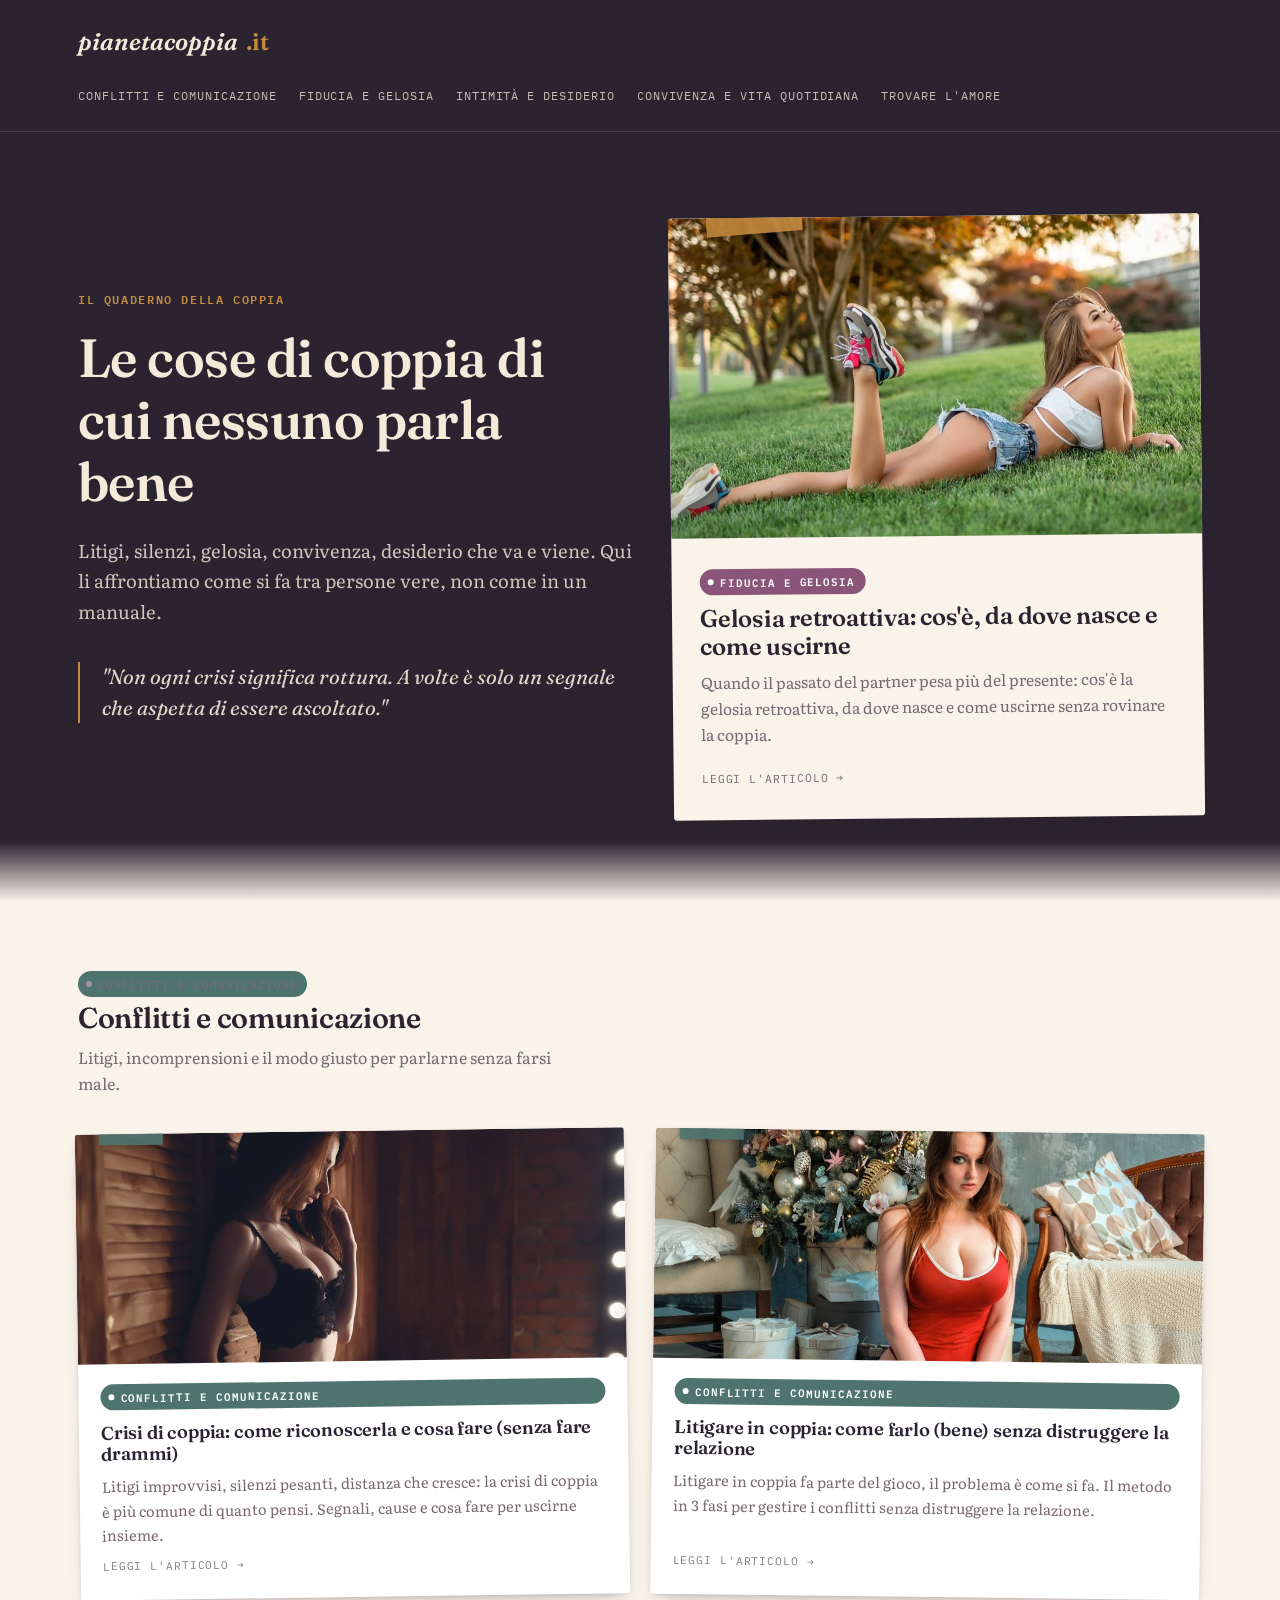
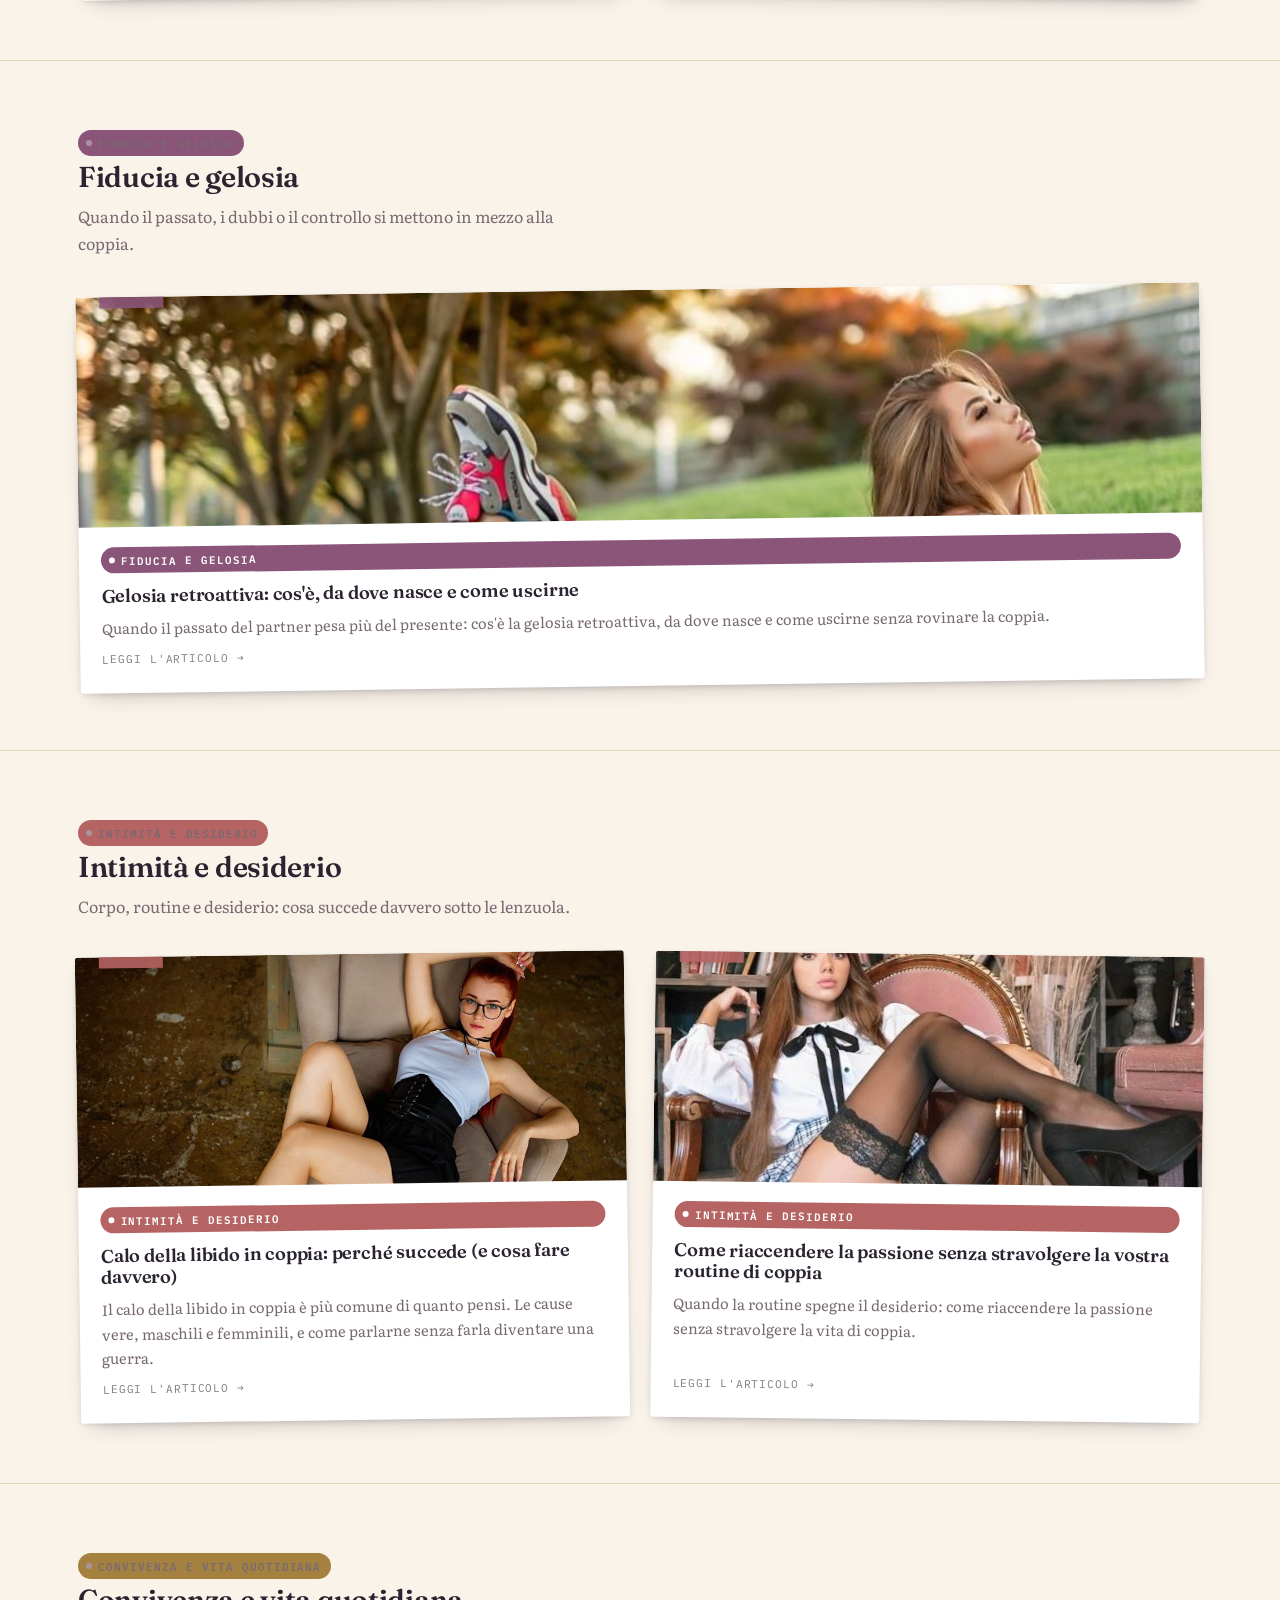
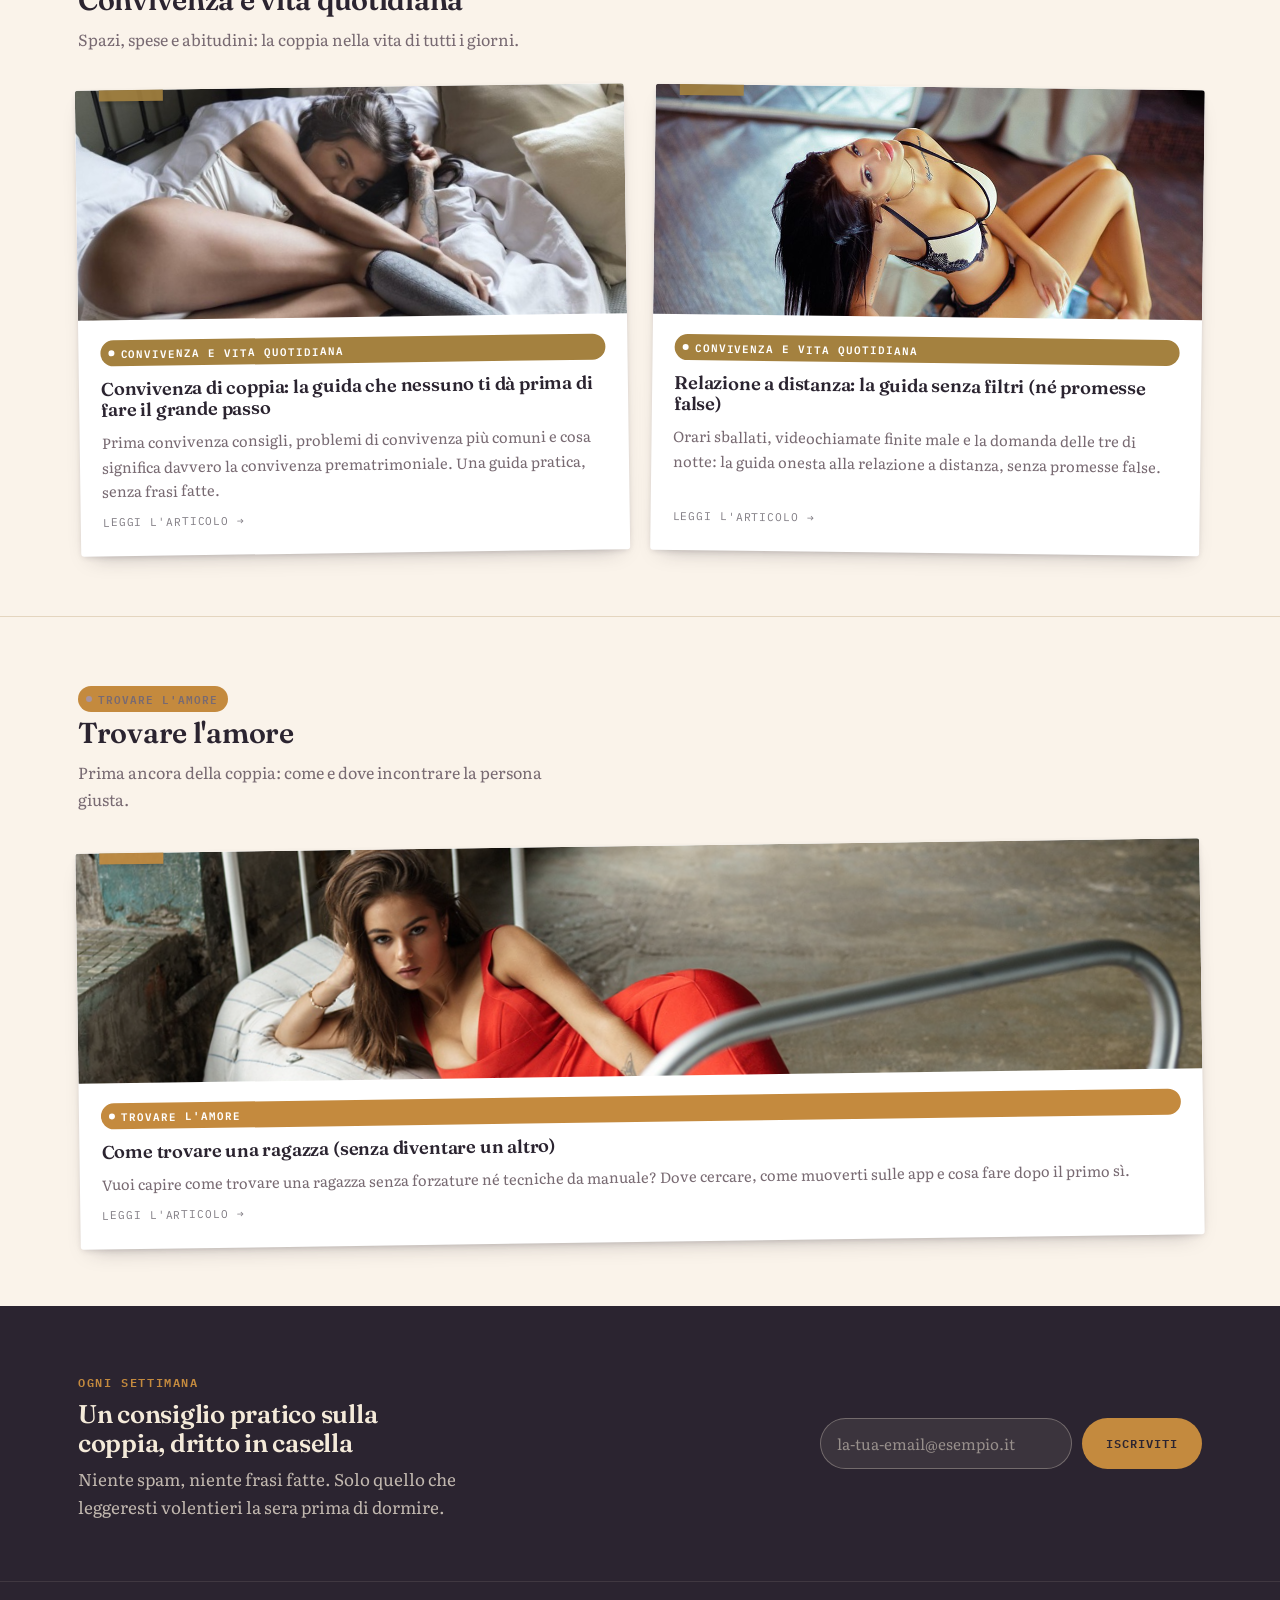
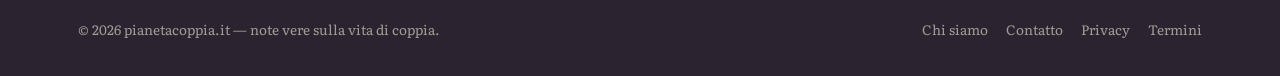
<file: index.html>
<!doctype html>
<html lang="it">
<head>
<meta charset="utf-8">
<meta name="viewport" content="width=device-width, initial-scale=1">
<title>pianetacoppia.it — appunti veri sulla vita di coppia</title>
<meta name="description" content="Crisi, litigi, gelosia, convivenza, desiderio: guide pratiche e oneste per chi sta in coppia, scritte senza frasi fatte.">
<link rel="stylesheet" href="css/style.css">
</head>
<body>
<header class="site-header">
  <div class="wrap">
    <a class="logo" href="index.html">pianetacoppia<span class="dot">.it</span></a>
    <nav class="main-nav">
      <a href="index.html#conflitti">Conflitti e comunicazione</a>
      <a href="index.html#fiducia">Fiducia e gelosia</a>
      <a href="index.html#intimita">Intimità e desiderio</a>
      <a href="index.html#convivenza">Convivenza e vita quotidiana</a>
      <a href="index.html#trovare">Trovare l'amore</a>
    </nav>
  </div>
</header>
<div class="hero">
  <div class="wrap hero-featured">
    <div>
      <span class="eyebrow kicker">Il quaderno della coppia</span>
      <h1>Le cose di coppia di cui nessuno parla bene</h1>
      <p class="lede">Litigi, silenzi, gelosia, convivenza, desiderio che va e viene. Qui li affrontiamo come si fa tra persone vere, non come in un manuale.</p>
      <p class="hero-note">"Non ogni crisi significa rottura. A volte è solo un segnale che aspetta di essere ascoltato."</p>
    </div>
    <a class="featured-card" href="articolo/gelosia-retroattiva.html" style="text-decoration:none;">
      <span class="tape"></span>
      <img src="img/gelosia-retroattiva/img0.jpg" alt="Gelosia retroattiva: cos'è, da dove nasce e come uscirne">
      <div class="body">
        <span class="tag cat-fiducia">Fiducia e gelosia</span>
        <h2>Gelosia retroattiva: cos'è, da dove nasce e come uscirne</h2>
        <p>Quando il passato del partner pesa più del presente: cos'è la gelosia retroattiva, da dove nasce e come uscirne senza rovinare la coppia.</p>
        <span class="read" style="color:var(--muted);font-family:'IBM Plex Mono',monospace;font-size:.72rem;letter-spacing:.08em;text-transform:uppercase;">Leggi l'articolo &rarr;</span>
      </div>
    </a>
  </div>
</div>
<main><section class="section" id="conflitti">
  <div class="wrap">
    <div class="section-head">
      <div>
        <span class="eyebrow tag cat-conflitti">Conflitti e comunicazione</span>
        <h2>Conflitti e comunicazione</h2>
      </div>
    </div>
    <p class="section-sub">Litigi, incomprensioni e il modo giusto per parlarne senza farsi male.</p>
    <div class="board">
<a class="note cat-conflitti" href="articolo/crisi-di-coppia.html">
  <span class="tape"></span>
  <img class="thumb" src="img/crisi-di-coppia/img0.jpg" alt="Crisi di coppia: come riconoscerla e cosa fare (senza fare drammi)" loading="lazy">
  <div class="note-body">
    <span class="tag cat-conflitti">Conflitti e comunicazione</span>
    <h3>Crisi di coppia: come riconoscerla e cosa fare (senza fare drammi)</h3>
    <p>Litigi improvvisi, silenzi pesanti, distanza che cresce: la crisi di coppia è più comune di quanto pensi. Segnali, cause e cosa fare per uscirne insieme.</p>
    <span class="read">Leggi l'articolo &rarr;</span>
  </div>
</a>
<a class="note cat-conflitti" href="articolo/litigare-in-coppia.html">
  <span class="tape"></span>
  <img class="thumb" src="img/litigare-in-coppia/img0.png" alt="Litigare in coppia: come farlo (bene) senza distruggere la relazione" loading="lazy">
  <div class="note-body">
    <span class="tag cat-conflitti">Conflitti e comunicazione</span>
    <h3>Litigare in coppia: come farlo (bene) senza distruggere la relazione</h3>
    <p>Litigare in coppia fa parte del gioco, il problema è come si fa. Il metodo in 3 fasi per gestire i conflitti senza distruggere la relazione.</p>
    <span class="read">Leggi l'articolo &rarr;</span>
  </div>
</a>
    </div>
  </div>
</section>
<section class="section" id="fiducia">
  <div class="wrap">
    <div class="section-head">
      <div>
        <span class="eyebrow tag cat-fiducia">Fiducia e gelosia</span>
        <h2>Fiducia e gelosia</h2>
      </div>
    </div>
    <p class="section-sub">Quando il passato, i dubbi o il controllo si mettono in mezzo alla coppia.</p>
    <div class="board">
<a class="note cat-fiducia" href="articolo/gelosia-retroattiva.html">
  <span class="tape"></span>
  <img class="thumb" src="img/gelosia-retroattiva/img0.jpg" alt="Gelosia retroattiva: cos'è, da dove nasce e come uscirne" loading="lazy">
  <div class="note-body">
    <span class="tag cat-fiducia">Fiducia e gelosia</span>
    <h3>Gelosia retroattiva: cos'è, da dove nasce e come uscirne</h3>
    <p>Quando il passato del partner pesa più del presente: cos'è la gelosia retroattiva, da dove nasce e come uscirne senza rovinare la coppia.</p>
    <span class="read">Leggi l'articolo &rarr;</span>
  </div>
</a>
    </div>
  </div>
</section>
<section class="section" id="intimita">
  <div class="wrap">
    <div class="section-head">
      <div>
        <span class="eyebrow tag cat-intimita">Intimità e desiderio</span>
        <h2>Intimità e desiderio</h2>
      </div>
    </div>
    <p class="section-sub">Corpo, routine e desiderio: cosa succede davvero sotto le lenzuola.</p>
    <div class="board">
<a class="note cat-intimita" href="articolo/calo-della-libido.html">
  <span class="tape"></span>
  <img class="thumb" src="img/calo-della-libido/img0.jpg" alt="Calo della libido in coppia: perché succede (e cosa fare davvero)" loading="lazy">
  <div class="note-body">
    <span class="tag cat-intimita">Intimità e desiderio</span>
    <h3>Calo della libido in coppia: perché succede (e cosa fare davvero)</h3>
    <p>Il calo della libido in coppia è più comune di quanto pensi. Le cause vere, maschili e femminili, e come parlarne senza farla diventare una guerra.</p>
    <span class="read">Leggi l'articolo &rarr;</span>
  </div>
</a>
<a class="note cat-intimita" href="articolo/come-riaccendere-la-passione.html">
  <span class="tape"></span>
  <img class="thumb" src="img/come-riaccendere-la-passione/img0.jpg" alt="Come riaccendere la passione senza stravolgere la vostra routine di coppia" loading="lazy">
  <div class="note-body">
    <span class="tag cat-intimita">Intimità e desiderio</span>
    <h3>Come riaccendere la passione senza stravolgere la vostra routine di coppia</h3>
    <p>Quando la routine spegne il desiderio: come riaccendere la passione senza stravolgere la vita di coppia.</p>
    <span class="read">Leggi l'articolo &rarr;</span>
  </div>
</a>
    </div>
  </div>
</section>
<section class="section" id="convivenza">
  <div class="wrap">
    <div class="section-head">
      <div>
        <span class="eyebrow tag cat-convivenza">Convivenza e vita quotidiana</span>
        <h2>Convivenza e vita quotidiana</h2>
      </div>
    </div>
    <p class="section-sub">Spazi, spese e abitudini: la coppia nella vita di tutti i giorni.</p>
    <div class="board">
<a class="note cat-convivenza" href="articolo/convivenza-di-coppia.html">
  <span class="tape"></span>
  <img class="thumb" src="img/convivenza-di-coppia/img0.jpg" alt="Convivenza di coppia: la guida che nessuno ti dà prima di fare il grande passo" loading="lazy">
  <div class="note-body">
    <span class="tag cat-convivenza">Convivenza e vita quotidiana</span>
    <h3>Convivenza di coppia: la guida che nessuno ti dà prima di fare il grande passo</h3>
    <p>Prima convivenza consigli, problemi di convivenza più comuni e cosa significa davvero la convivenza prematrimoniale. Una guida pratica, senza frasi fatte.</p>
    <span class="read">Leggi l'articolo &rarr;</span>
  </div>
</a>
<a class="note cat-convivenza" href="articolo/relazione-a-distanza.html">
  <span class="tape"></span>
  <img class="thumb" src="img/relazione-a-distanza/img0.png" alt="Relazione a distanza: la guida senza filtri (né promesse false)" loading="lazy">
  <div class="note-body">
    <span class="tag cat-convivenza">Convivenza e vita quotidiana</span>
    <h3>Relazione a distanza: la guida senza filtri (né promesse false)</h3>
    <p>Orari sballati, videochiamate finite male e la domanda delle tre di notte: la guida onesta alla relazione a distanza, senza promesse false.</p>
    <span class="read">Leggi l'articolo &rarr;</span>
  </div>
</a>
    </div>
  </div>
</section>
<section class="section" id="trovare">
  <div class="wrap">
    <div class="section-head">
      <div>
        <span class="eyebrow tag cat-trovare">Trovare l'amore</span>
        <h2>Trovare l'amore</h2>
      </div>
    </div>
    <p class="section-sub">Prima ancora della coppia: come e dove incontrare la persona giusta.</p>
    <div class="board">
<a class="note cat-trovare" href="articolo/come-trovare-una-ragazza.html">
  <span class="tape"></span>
  <img class="thumb" src="img/come-trovare-una-ragazza/img0.png" alt="Come trovare una ragazza (senza diventare un altro)" loading="lazy">
  <div class="note-body">
    <span class="tag cat-trovare">Trovare l'amore</span>
    <h3>Come trovare una ragazza (senza diventare un altro)</h3>
    <p>Vuoi capire come trovare una ragazza senza forzature né tecniche da manuale? Dove cercare, come muoverti sulle app e cosa fare dopo il primo sì.</p>
    <span class="read">Leggi l'articolo &rarr;</span>
  </div>
</a>
    </div>
  </div>
</section>
</main><div class="newsletter">
  <div class="wrap box">
    <div>
      <span class="eyebrow" style="color:var(--gold)">Ogni settimana</span>
      <h2>Un consiglio pratico sulla coppia, dritto in casella</h2>
      <p>Niente spam, niente frasi fatte. Solo quello che leggeresti volentieri la sera prima di dormire.</p>
    </div>
    <form onsubmit="return false;">
      <input type="email" placeholder="la-tua-email@esempio.it" required>
      <button type="submit">Iscriviti</button>
    </form>
  </div>
</div>
<footer>
  <div class="wrap">
    <span>&copy; <span id="year"></span> pianetacoppia.it — note vere sulla vita di coppia.</span>
    <nav>
      <a href="index.html">Chi siamo</a>
      <a href="index.html">Contatto</a>
      <a href="index.html">Privacy</a>
      <a href="index.html">Termini</a>
    </nav>
  </div>
</footer>

<script>
  document.getElementById("year").innerHTML = new Date().getFullYear();
</script>

</body>
</html>
</file>
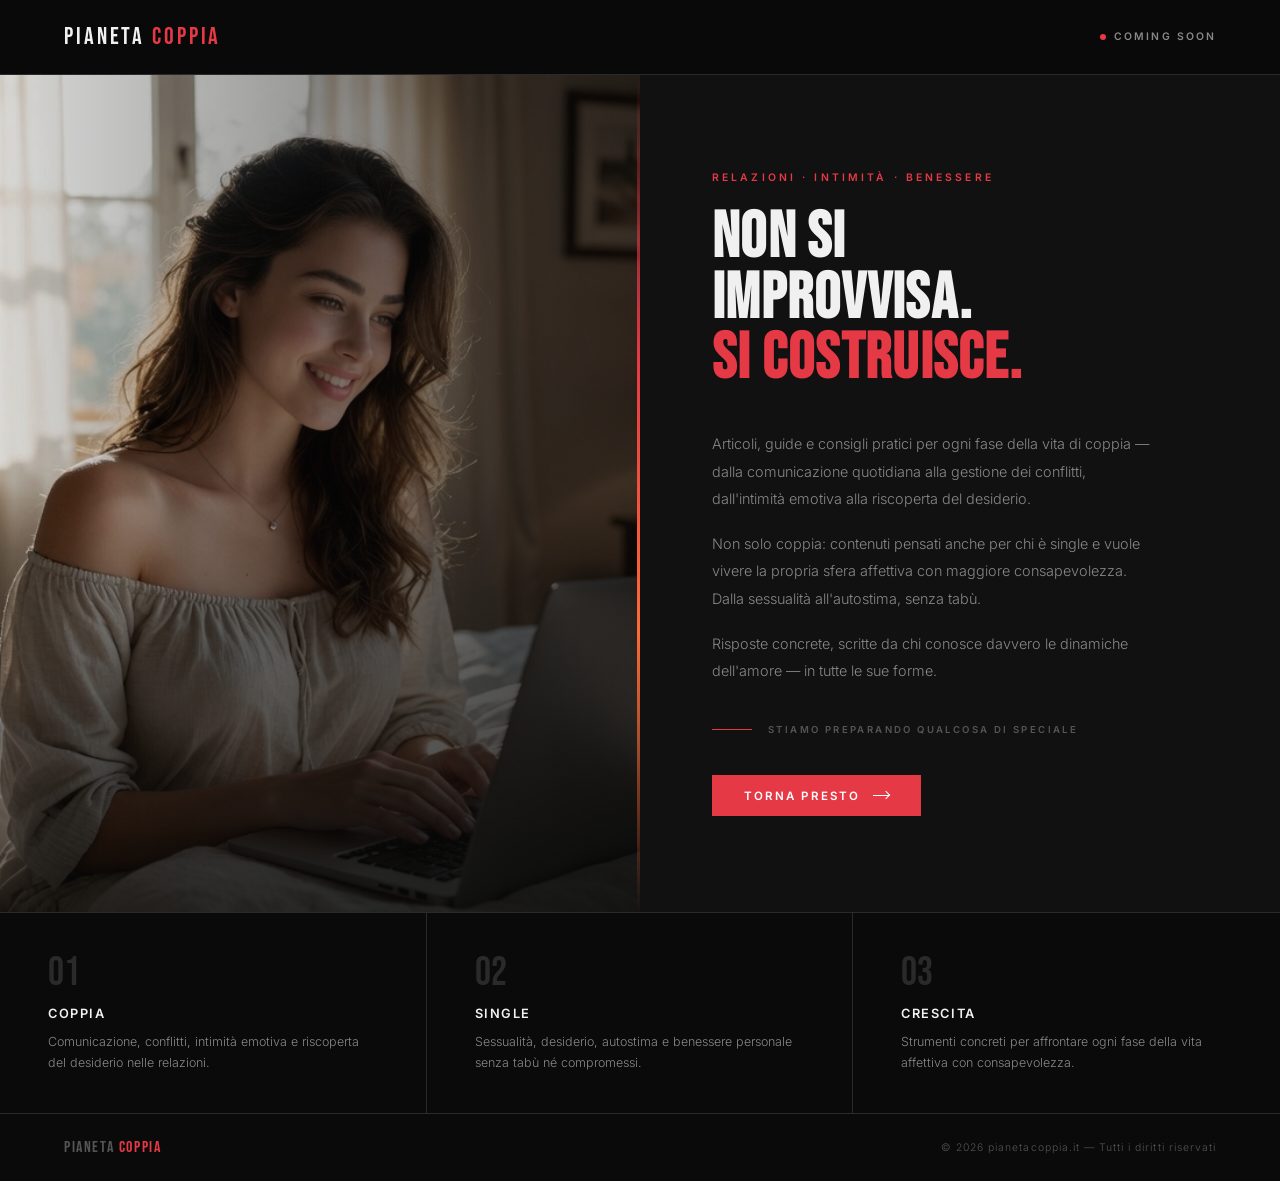
<file: _old/index.html>
<!DOCTYPE html>
<html lang="it">
<head>
  <meta charset="UTF-8" />
  <meta name="viewport" content="width=device-width, initial-scale=1.0"/>
  <title>Pianeta Coppia</title>
  <link href="https://fonts.googleapis.com/css2?family=Bebas+Neue&family=Inter:wght@300;400;500;600&display=swap" rel="stylesheet"/>
  <link rel="stylesheet" href="css/styles.css"/>
</head>
<body>

  <nav>
    <div class="logo">Pianeta<span> Coppia</span></div>
    <div class="nav-badge"><span class="pulse-dot"></span>Coming Soon</div>
  </nav>

  <section class="hero">
    <div class="hero-left">
      <img src="img/hero.jpg" alt="Donna sorridente con laptop" />
    </div>

    <div class="hero-right">
      <p class="eyebrow">Relazioni · Intimità · Benessere</p>

      <h1>
        Non si<br/>improvvisa.
        <span class="highlight">Si costruisce.</span>
      </h1>

      <div class="body-text">
        <p>Articoli, guide e consigli pratici per ogni fase della vita di coppia — dalla comunicazione quotidiana alla gestione dei conflitti, dall'intimità emotiva alla riscoperta del desiderio.</p>
        <p>Non solo coppia: contenuti pensati anche per chi è single e vuole vivere la propria sfera affettiva con maggiore consapevolezza. Dalla sessualità all'autostima, senza tabù.</p>
        <p>Risposte concrete, scritte da chi conosce davvero le dinamiche dell'amore — in tutte le sue forme.</p>
      </div>

      <div class="rule">
        <div class="rule-line"></div>
        <span class="rule-text">Stiamo preparando qualcosa di speciale</span>
      </div>

      <div class="cta">
        Torna presto
        <span class="cta-arrow"></span>
      </div>
    </div>
  </section>

  <section class="pillars">
    <div class="pillar">
      <div class="pillar-num">01</div>
      <h3>Coppia</h3>
      <p>Comunicazione, conflitti, intimità emotiva e riscoperta del desiderio nelle relazioni.</p>
    </div>
    <div class="pillar">
      <div class="pillar-num">02</div>
      <h3>Single</h3>
      <p>Sessualità, desiderio, autostima e benessere personale senza tabù né compromessi.</p>
    </div>
    <div class="pillar">
      <div class="pillar-num">03</div>
      <h3>Crescita</h3>
      <p>Strumenti concreti per affrontare ogni fase della vita affettiva con consapevolezza.</p>
    </div>
  </section>

  <footer>
    <div class="footer-logo">Pianeta<span> Coppia</span></div>
    <div class="footer-copy">&copy; <span id="year"></span> pianetacoppia.it — Tutti i diritti riservati</div>
  </footer>

  <script>
      document.getElementById("year").innerHTML = new Date().getFullYear();
  </script>

</body>
</html>
</file>
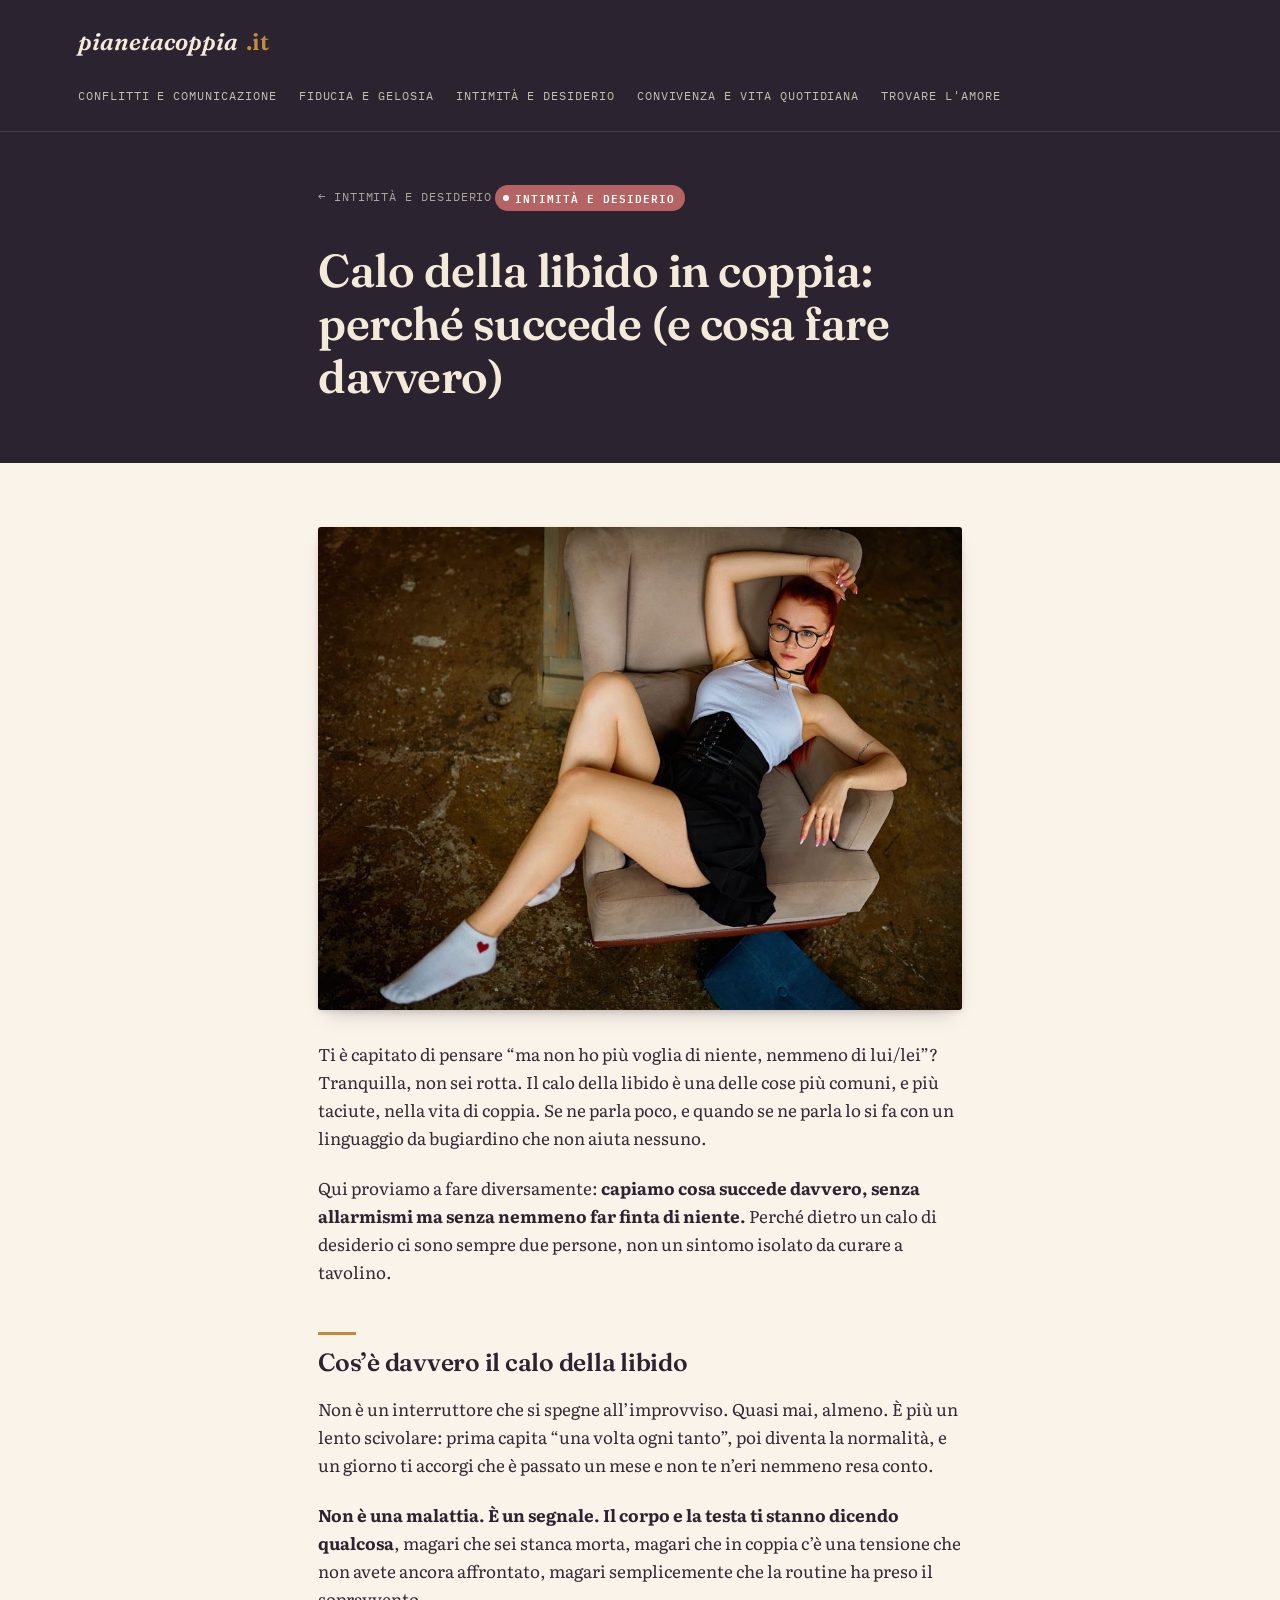
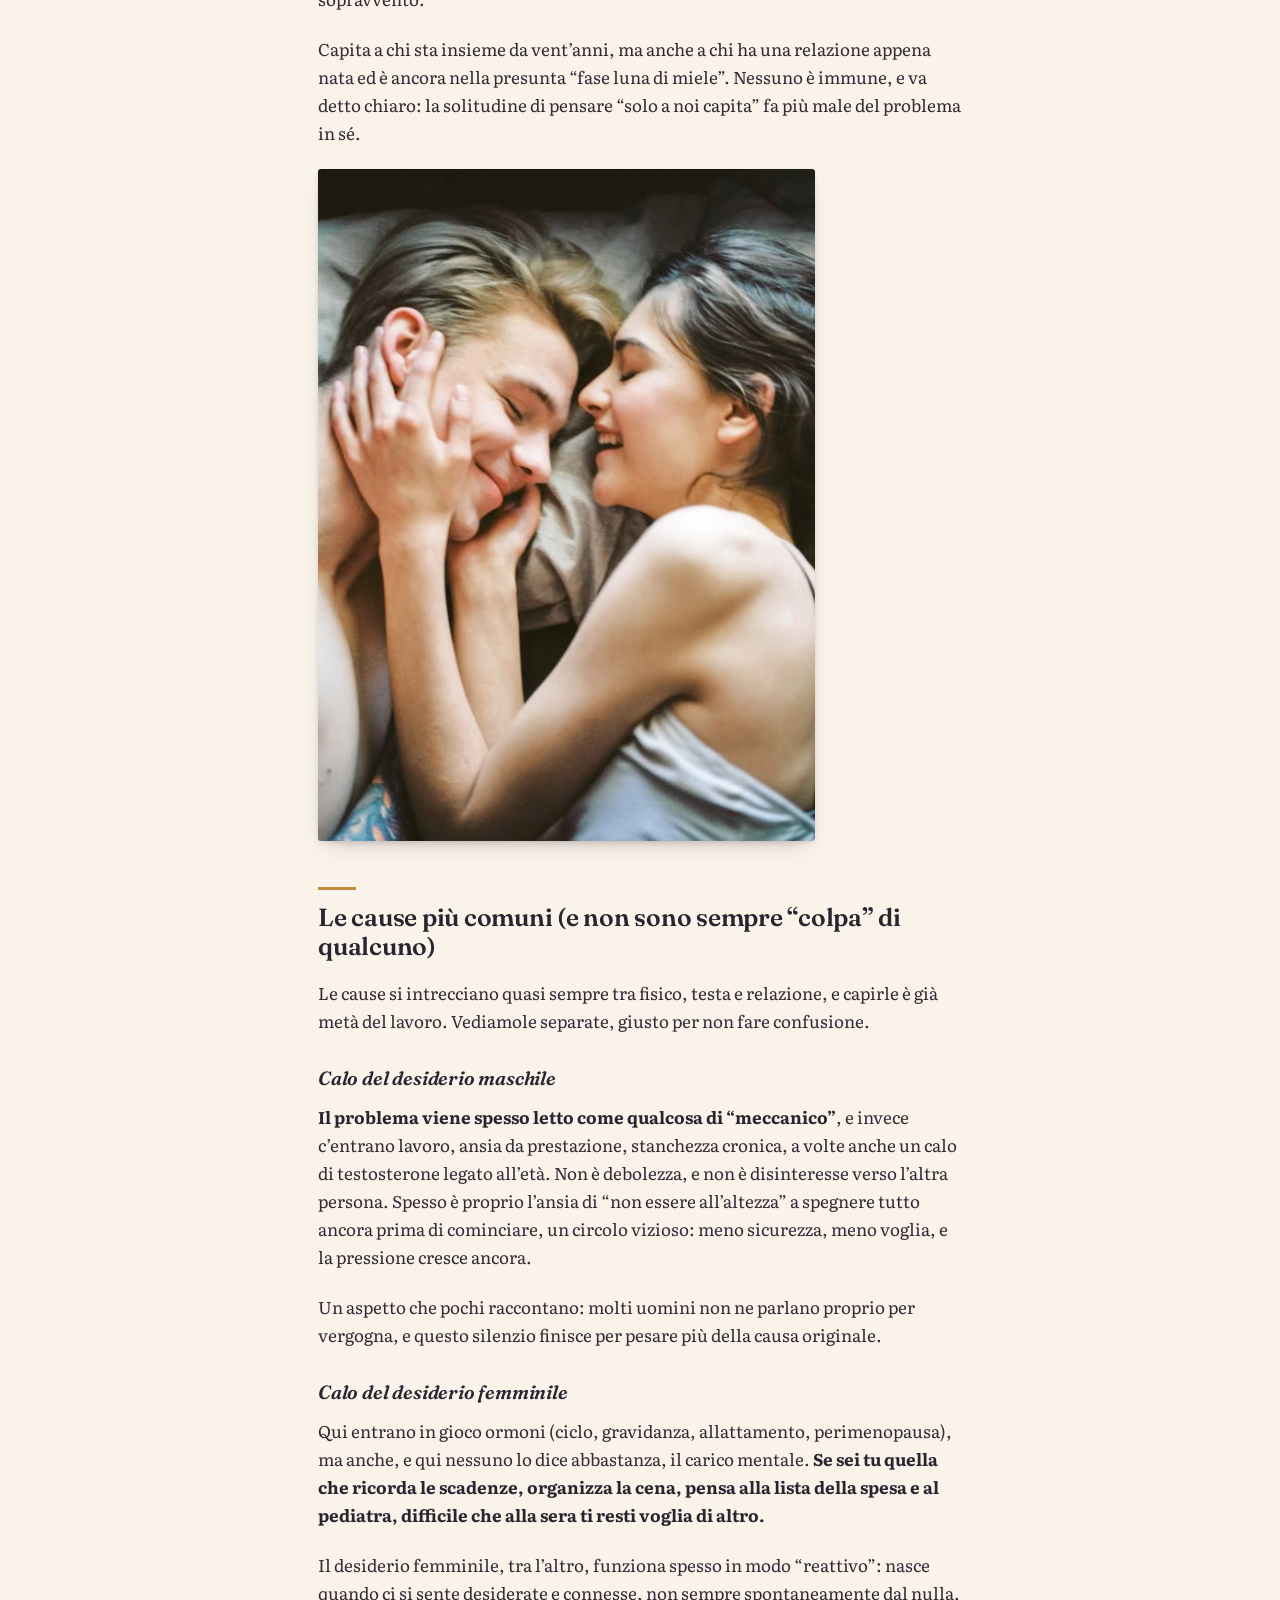
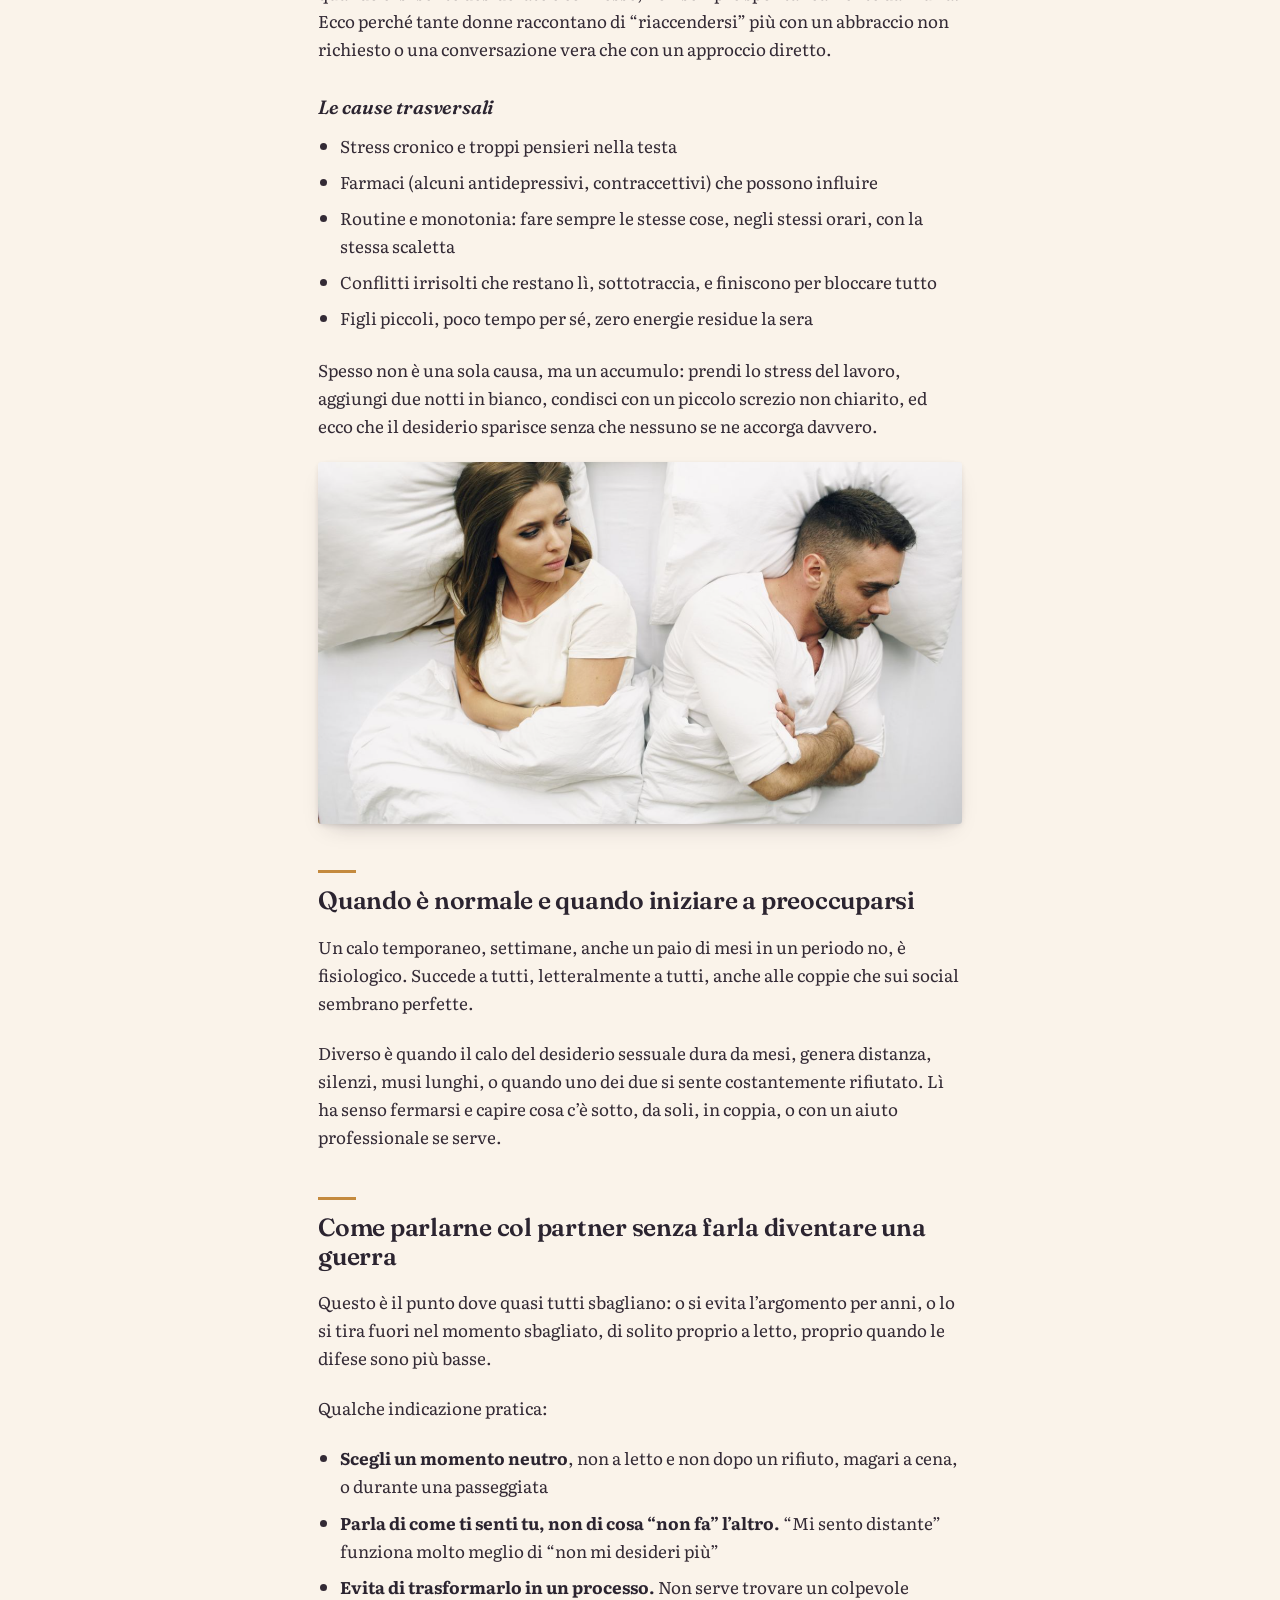
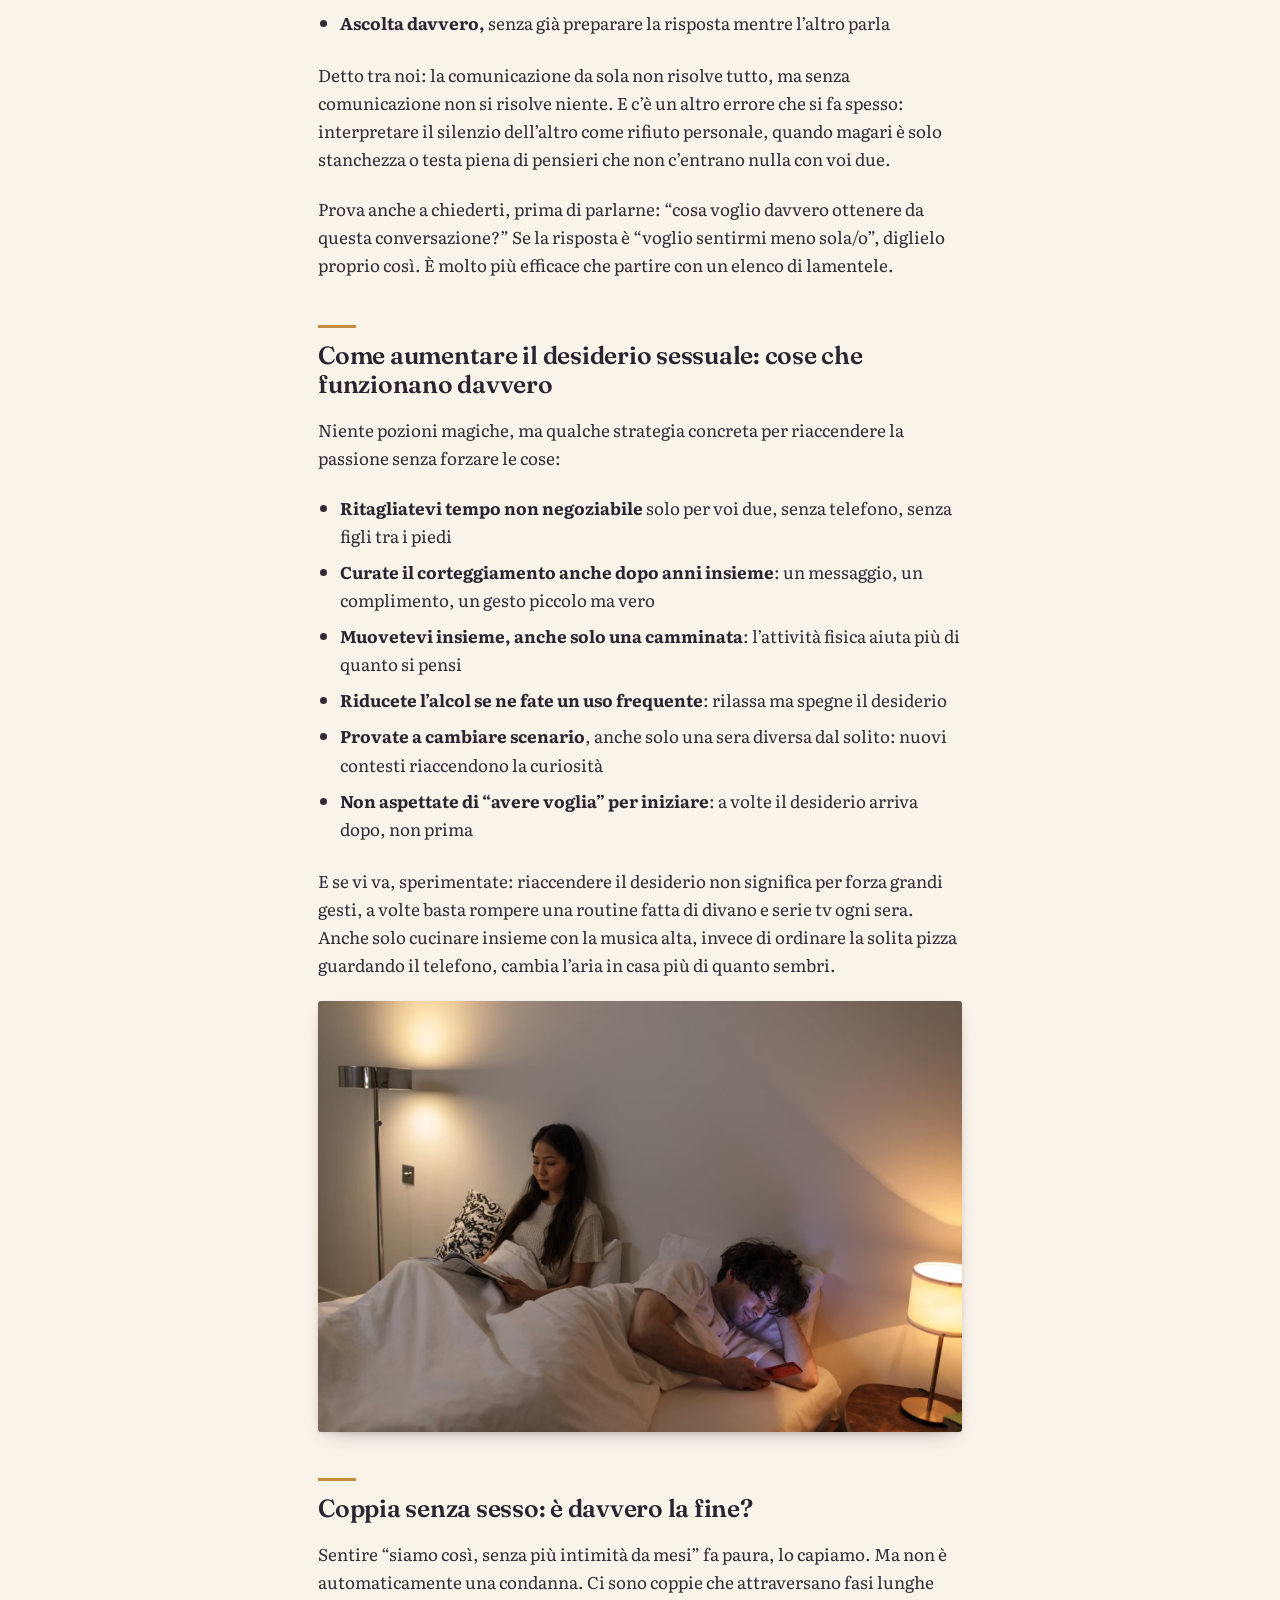
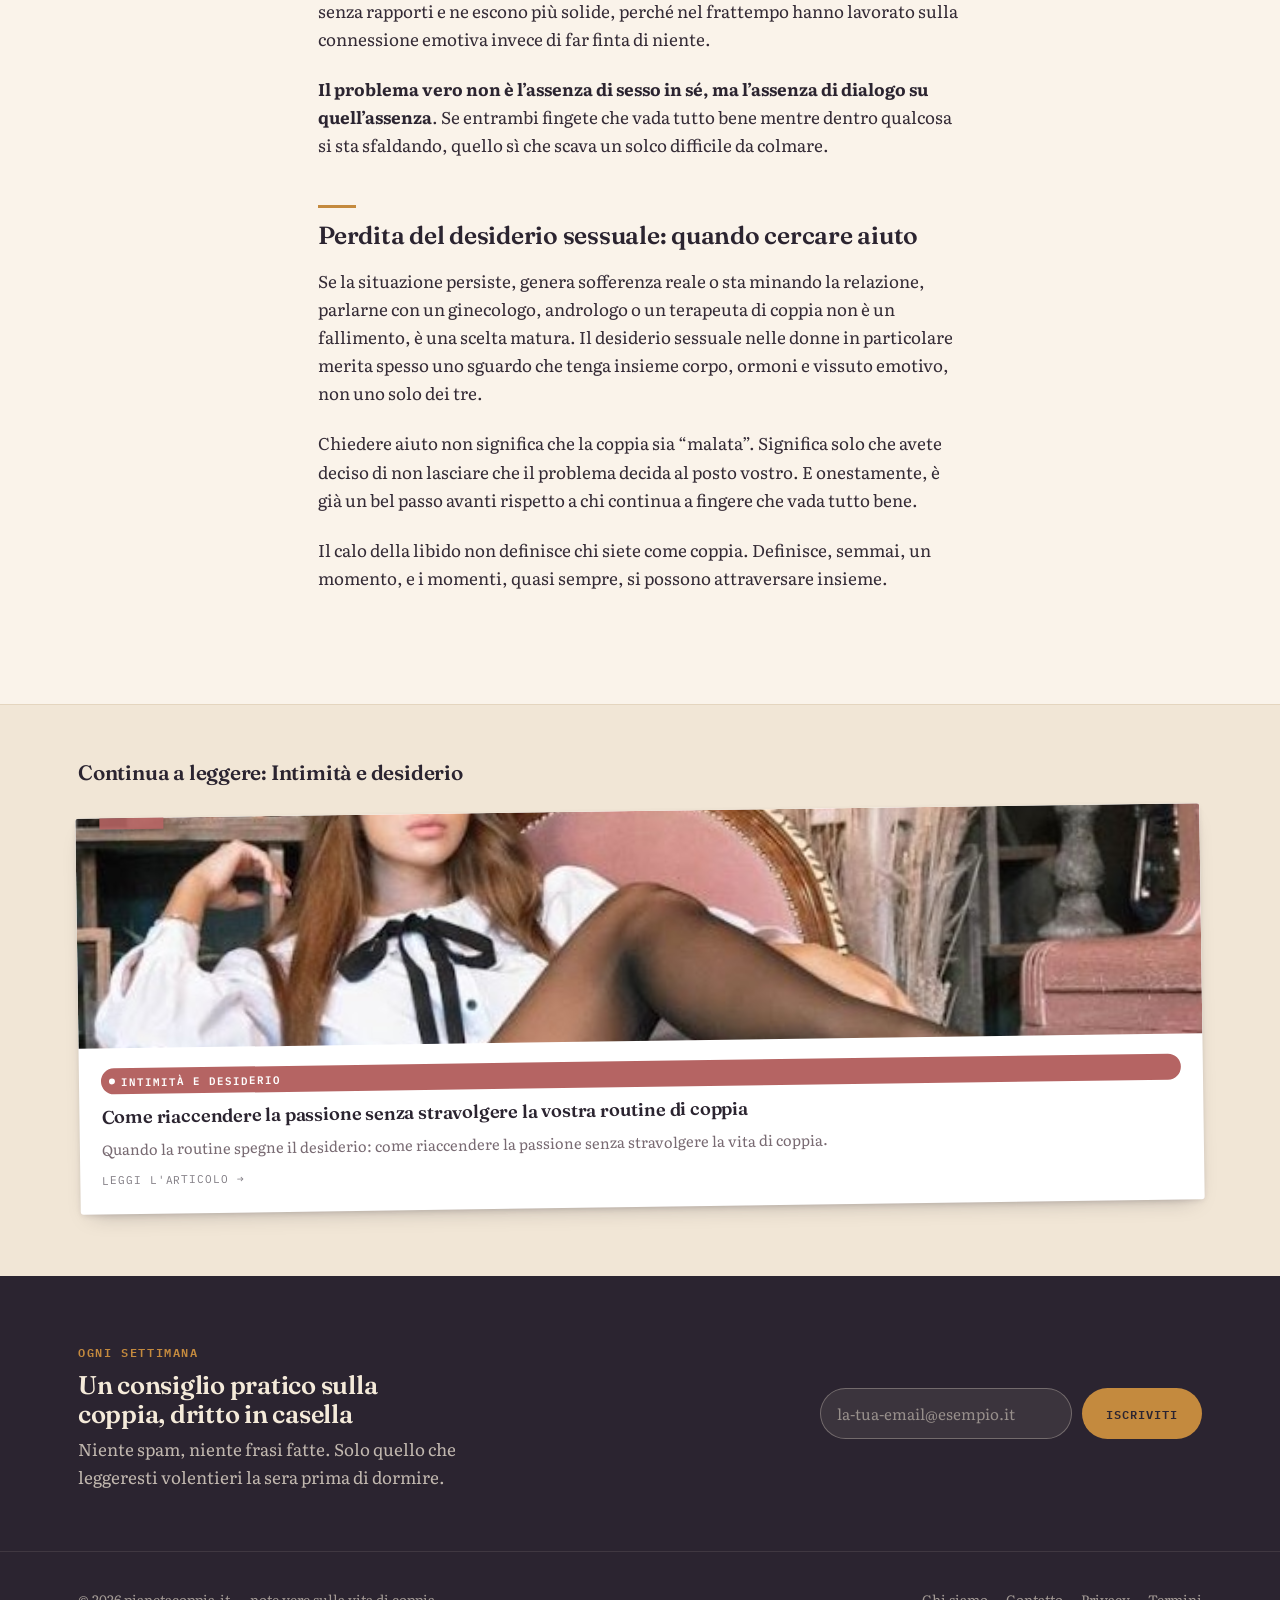
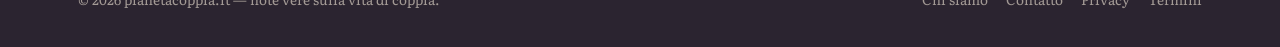
<file: articolo/calo-della-libido.html>
<!doctype html>
<html lang="it">
<head>
<meta charset="utf-8">
<meta name="viewport" content="width=device-width, initial-scale=1">
<title>Calo della libido in coppia: perché succede (e cosa fare davvero) — pianetacoppia.it</title>
<meta name="description" content="Il calo della libido in coppia è più comune di quanto pensi. Le cause vere, maschili e femminili, e come parlarne senza farla diventare una guerra.">
<link rel="stylesheet" href="../css/style.css">
</head>
<body>
<header class="site-header">
  <div class="wrap">
    <a class="logo" href="../index.html">pianetacoppia<span class="dot">.it</span></a>
    <nav class="main-nav">
      <a href="../index.html#conflitti">Conflitti e comunicazione</a>
      <a href="../index.html#fiducia">Fiducia e gelosia</a>
      <a href="../index.html#intimita">Intimità e desiderio</a>
      <a href="../index.html#convivenza">Convivenza e vita quotidiana</a>
      <a href="../index.html#trovare">Trovare l'amore</a>
    </nav>
  </div>
</header>
<div class="article-head">
  <div class="wrap" style="max-width:700px;margin:0 auto;">
    <a class="back" href="../index.html#intimita">&larr; Intimità e desiderio</a>
    <span class="tag cat-intimita">Intimità e desiderio</span>
    <h1>Calo della libido in coppia: perché succede (e cosa fare davvero)</h1>
  </div>
</div>
<main>
  <article class="article-wrap">
    <p><img src="../img/calo-della-libido/img0.jpg" /></p>
<p>Ti è capitato di pensare “ma non ho più voglia di niente, nemmeno di lui/lei”? Tranquilla, non sei rotta. Il calo della libido è una delle cose più comuni, e più taciute, nella vita di coppia. Se ne parla poco, e quando se ne parla lo si fa con un linguaggio da bugiardino che non aiuta nessuno.</p>
<p>Qui proviamo a fare diversamente: <strong>capiamo cosa succede davvero, senza allarmismi ma senza nemmeno far finta di niente.</strong> Perché dietro un calo di desiderio ci sono sempre due persone, non un sintomo isolato da curare a tavolino.</p>
<h2 id="cosè-davvero-il-calo-della-libido">Cos’è davvero il calo della libido</h2>
<p>Non è un interruttore che si spegne all’improvviso. Quasi mai, almeno. È più un lento scivolare: prima capita “una volta ogni tanto”, poi diventa la normalità, e un giorno ti accorgi che è passato un mese e non te n’eri nemmeno resa conto.</p>
<p><strong>Non è una malattia. È un segnale. Il corpo e la testa ti stanno dicendo qualcosa</strong>, magari che sei stanca morta, magari che in coppia c’è una tensione che non avete ancora affrontato, magari semplicemente che la routine ha preso il sopravvento.</p>
<p>Capita a chi sta insieme da vent’anni, ma anche a chi ha una relazione appena nata ed è ancora nella presunta “fase luna di miele”. Nessuno è immune, e va detto chiaro: la solitudine di pensare “solo a noi capita” fa più male del problema in sé.</p>
<p><img src="../img/calo-della-libido/img1.png" /></p>
<h2 id="le-cause-più-comuni-e-non-sono-sempre-colpa-di-qualcuno">Le cause più comuni (e non sono sempre “colpa” di qualcuno)</h2>
<p>Le cause si intrecciano quasi sempre tra fisico, testa e relazione, e capirle è già metà del lavoro. Vediamole separate, giusto per non fare confusione.</p>
<h3 id="calo-del-desiderio-maschile">Calo del desiderio maschile</h3>
<p><strong>Il problema viene spesso letto come qualcosa di “meccanico”</strong>, e invece c’entrano lavoro, ansia da prestazione, stanchezza cronica, a volte anche un calo di testosterone legato all’età. Non è debolezza, e non è disinteresse verso l’altra persona. Spesso è proprio l’ansia di “non essere all’altezza” a spegnere tutto ancora prima di cominciare, un circolo vizioso: meno sicurezza, meno voglia, e la pressione cresce ancora.</p>
<p>Un aspetto che pochi raccontano: molti uomini non ne parlano proprio per vergogna, e questo silenzio finisce per pesare più della causa originale.</p>
<h3 id="calo-del-desiderio-femminile">Calo del desiderio femminile</h3>
<p>Qui entrano in gioco ormoni (ciclo, gravidanza, allattamento, perimenopausa), ma anche, e qui nessuno lo dice abbastanza, il carico mentale. <strong>Se sei tu quella che ricorda le scadenze, organizza la cena, pensa alla lista della spesa e al pediatra, difficile che alla sera ti resti voglia di altro.</strong></p>
<p>Il desiderio femminile, tra l’altro, funziona spesso in modo “reattivo”: nasce quando ci si sente desiderate e connesse, non sempre spontaneamente dal nulla. Ecco perché tante donne raccontano di “riaccendersi” più con un abbraccio non richiesto o una conversazione vera che con un approccio diretto.</p>
<h3 id="le-cause-trasversali">Le cause trasversali</h3>
<ul>
<li>Stress cronico e troppi pensieri nella testa</li>
<li>Farmaci (alcuni antidepressivi, contraccettivi) che possono influire</li>
<li>Routine e monotonia: fare sempre le stesse cose, negli stessi orari, con la stessa scaletta</li>
<li>Conflitti irrisolti che restano lì, sottotraccia, e finiscono per bloccare tutto</li>
<li>Figli piccoli, poco tempo per sé, zero energie residue la sera</li>
</ul>
<p>Spesso non è una sola causa, ma un accumulo: prendi lo stress del lavoro, aggiungi due notti in bianco, condisci con un piccolo screzio non chiarito, ed ecco che il desiderio sparisce senza che nessuno se ne accorga davvero.</p>
<p><img src="../img/calo-della-libido/img2.png" /></p>
<h2 id="quando-è-normale-e-quando-iniziare-a-preoccuparsi">Quando è normale e quando iniziare a preoccuparsi</h2>
<p>Un calo temporaneo, settimane, anche un paio di mesi in un periodo no, è fisiologico. Succede a tutti, letteralmente a tutti, anche alle coppie che sui social sembrano perfette.</p>
<p>Diverso è quando il calo del desiderio sessuale dura da mesi, genera distanza, silenzi, musi lunghi, o quando uno dei due si sente costantemente rifiutato. Lì ha senso fermarsi e capire cosa c’è sotto, da soli, in coppia, o con un aiuto professionale se serve.</p>
<h2 id="come-parlarne-col-partner-senza-farla-diventare-una-guerra">Come parlarne col partner senza farla diventare una guerra</h2>
<p>Questo è il punto dove quasi tutti sbagliano: o si evita l’argomento per anni, o lo si tira fuori nel momento sbagliato, di solito proprio a letto, proprio quando le difese sono più basse.</p>
<p>Qualche indicazione pratica:</p>
<ul>
<li><strong>Scegli un momento neutro</strong>, non a letto e non dopo un rifiuto, magari a cena, o durante una passeggiata</li>
<li><strong>Parla di come ti senti tu, non di cosa “non fa” l’altro.</strong> “Mi sento distante” funziona molto meglio di “non mi desideri più”</li>
<li><strong>Evita di trasformarlo in un processo.</strong> Non serve trovare un colpevole</li>
<li><strong>Ascolta davvero,</strong> senza già preparare la risposta mentre l’altro parla</li>
</ul>
<p>Detto tra noi: la comunicazione da sola non risolve tutto, ma senza comunicazione non si risolve niente. E c’è un altro errore che si fa spesso: interpretare il silenzio dell’altro come rifiuto personale, quando magari è solo stanchezza o testa piena di pensieri che non c’entrano nulla con voi due.</p>
<p>Prova anche a chiederti, prima di parlarne: “cosa voglio davvero ottenere da questa conversazione?” Se la risposta è “voglio sentirmi meno sola/o”, diglielo proprio così. È molto più efficace che partire con un elenco di lamentele.</p>
<h2 id="come-aumentare-il-desiderio-sessuale-cose-che-funzionano-davvero">Come aumentare il desiderio sessuale: cose che funzionano davvero</h2>
<p>Niente pozioni magiche, ma qualche strategia concreta per riaccendere la passione senza forzare le cose:</p>
<ul>
<li><strong>Ritagliatevi tempo non negoziabile</strong> solo per voi due, senza telefono, senza figli tra i piedi</li>
<li><strong>Curate il corteggiamento anche dopo anni insieme</strong>: un messaggio, un complimento, un gesto piccolo ma vero</li>
<li><strong>Muovetevi insieme, anche solo una camminata</strong>: l’attività fisica aiuta più di quanto si pensi</li>
<li><strong>Riducete l’alcol se ne fate un uso frequente</strong>: rilassa ma spegne il desiderio</li>
<li><strong>Provate a cambiare scenario</strong>, anche solo una sera diversa dal solito: nuovi contesti riaccendono la curiosità</li>
<li><strong>Non aspettate di “avere voglia” per iniziare</strong>: a volte il desiderio arriva dopo, non prima</li>
</ul>
<p>E se vi va, sperimentate: riaccendere il desiderio non significa per forza grandi gesti, a volte basta rompere una routine fatta di divano e serie tv ogni sera. Anche solo cucinare insieme con la musica alta, invece di ordinare la solita pizza guardando il telefono, cambia l’aria in casa più di quanto sembri.</p>
<p><img src="../img/calo-della-libido/img3.png" /></p>
<h2 id="coppia-senza-sesso-è-davvero-la-fine">Coppia senza sesso: è davvero la fine?</h2>
<p>Sentire “siamo così, senza più intimità da mesi” fa paura, lo capiamo. Ma non è automaticamente una condanna. Ci sono coppie che attraversano fasi lunghe senza rapporti e ne escono più solide, perché nel frattempo hanno lavorato sulla connessione emotiva invece di far finta di niente.</p>
<p><strong>Il problema vero non è l’assenza di sesso in sé, ma l’assenza di dialogo su quell’assenza</strong>. Se entrambi fingete che vada tutto bene mentre dentro qualcosa si sta sfaldando, quello sì che scava un solco difficile da colmare.</p>
<h2 id="perdita-del-desiderio-sessuale-quando-cercare-aiuto">Perdita del desiderio sessuale: quando cercare aiuto</h2>
<p>Se la situazione persiste, genera sofferenza reale o sta minando la relazione, parlarne con un ginecologo, andrologo o un terapeuta di coppia non è un fallimento, è una scelta matura. Il desiderio sessuale nelle donne in particolare merita spesso uno sguardo che tenga insieme corpo, ormoni e vissuto emotivo, non uno solo dei tre.</p>
<p>Chiedere aiuto non significa che la coppia sia “malata”. Significa solo che avete deciso di non lasciare che il problema decida al posto vostro. E onestamente, è già un bel passo avanti rispetto a chi continua a fingere che vada tutto bene.</p>
<p>Il calo della libido non definisce chi siete come coppia. Definisce, semmai, un momento, e i momenti, quasi sempre, si possono attraversare insieme.</p>

  </article>
<div class="related">
  <div class="wrap">
    <h2>Continua a leggere: Intimità e desiderio</h2>
    <div class="board">
<a class="note cat-intimita" href="../articolo/come-riaccendere-la-passione.html">
  <span class="tape"></span>
  <img class="thumb" src="../img/come-riaccendere-la-passione/img0.jpg" alt="Come riaccendere la passione senza stravolgere la vostra routine di coppia" loading="lazy">
  <div class="note-body">
    <span class="tag cat-intimita">Intimità e desiderio</span>
    <h3>Come riaccendere la passione senza stravolgere la vostra routine di coppia</h3>
    <p>Quando la routine spegne il desiderio: come riaccendere la passione senza stravolgere la vita di coppia.</p>
    <span class="read">Leggi l'articolo &rarr;</span>
  </div>
</a>
    </div>
  </div>
</div>
</main><div class="newsletter">
  <div class="wrap box">
    <div>
      <span class="eyebrow" style="color:var(--gold)">Ogni settimana</span>
      <h2>Un consiglio pratico sulla coppia, dritto in casella</h2>
      <p>Niente spam, niente frasi fatte. Solo quello che leggeresti volentieri la sera prima di dormire.</p>
    </div>
    <form onsubmit="return false;">
      <input type="email" placeholder="la-tua-email@esempio.it" required>
      <button type="submit">Iscriviti</button>
    </form>
  </div>
</div>
<footer>
  <div class="wrap">
    <span>&copy; <span id="year"></span> pianetacoppia.it — note vere sulla vita di coppia.</span>
    <nav>
      <a href="../index.html">Chi siamo</a>
      <a href="../index.html">Contatto</a>
      <a href="../index.html">Privacy</a>
      <a href="../index.html">Termini</a>
    </nav>
  </div>
</footer>

<script>
  document.getElementById("year").innerHTML = new Date().getFullYear();
</script>

</body>
</html>
</file>
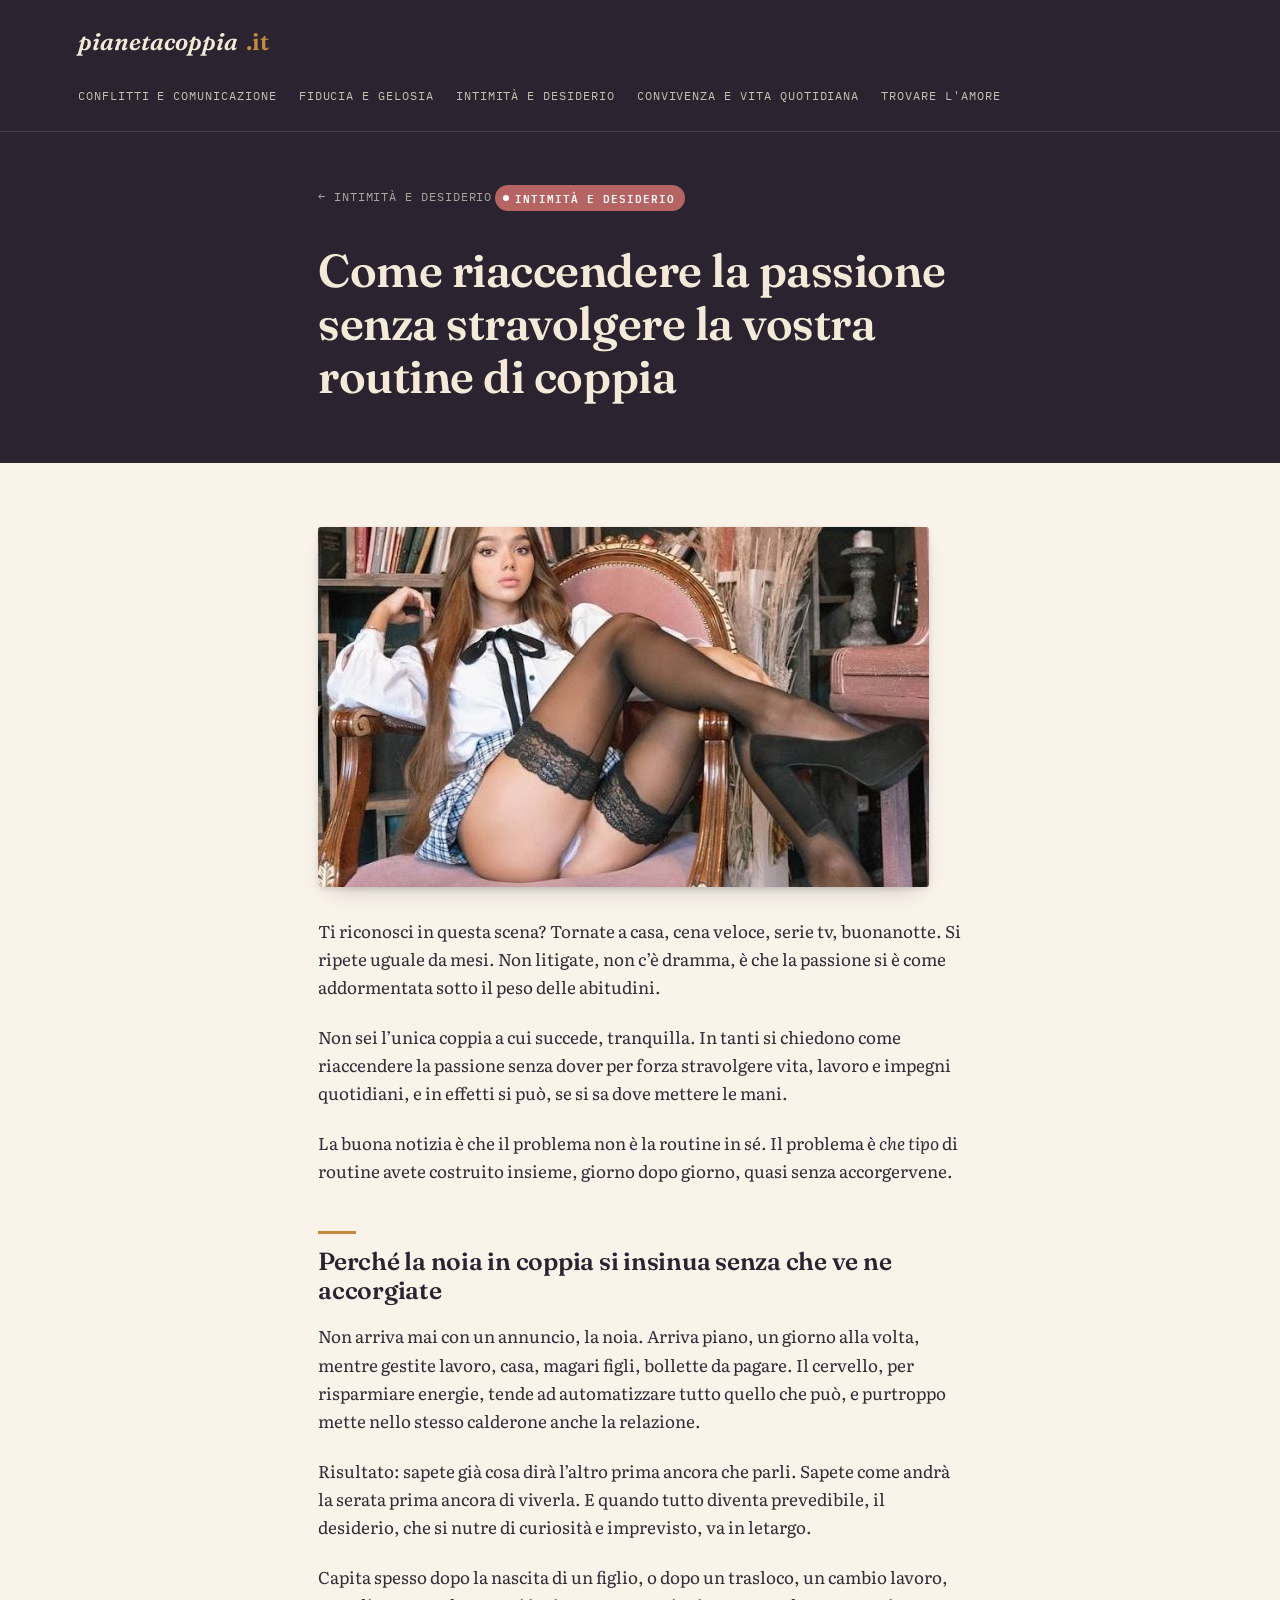
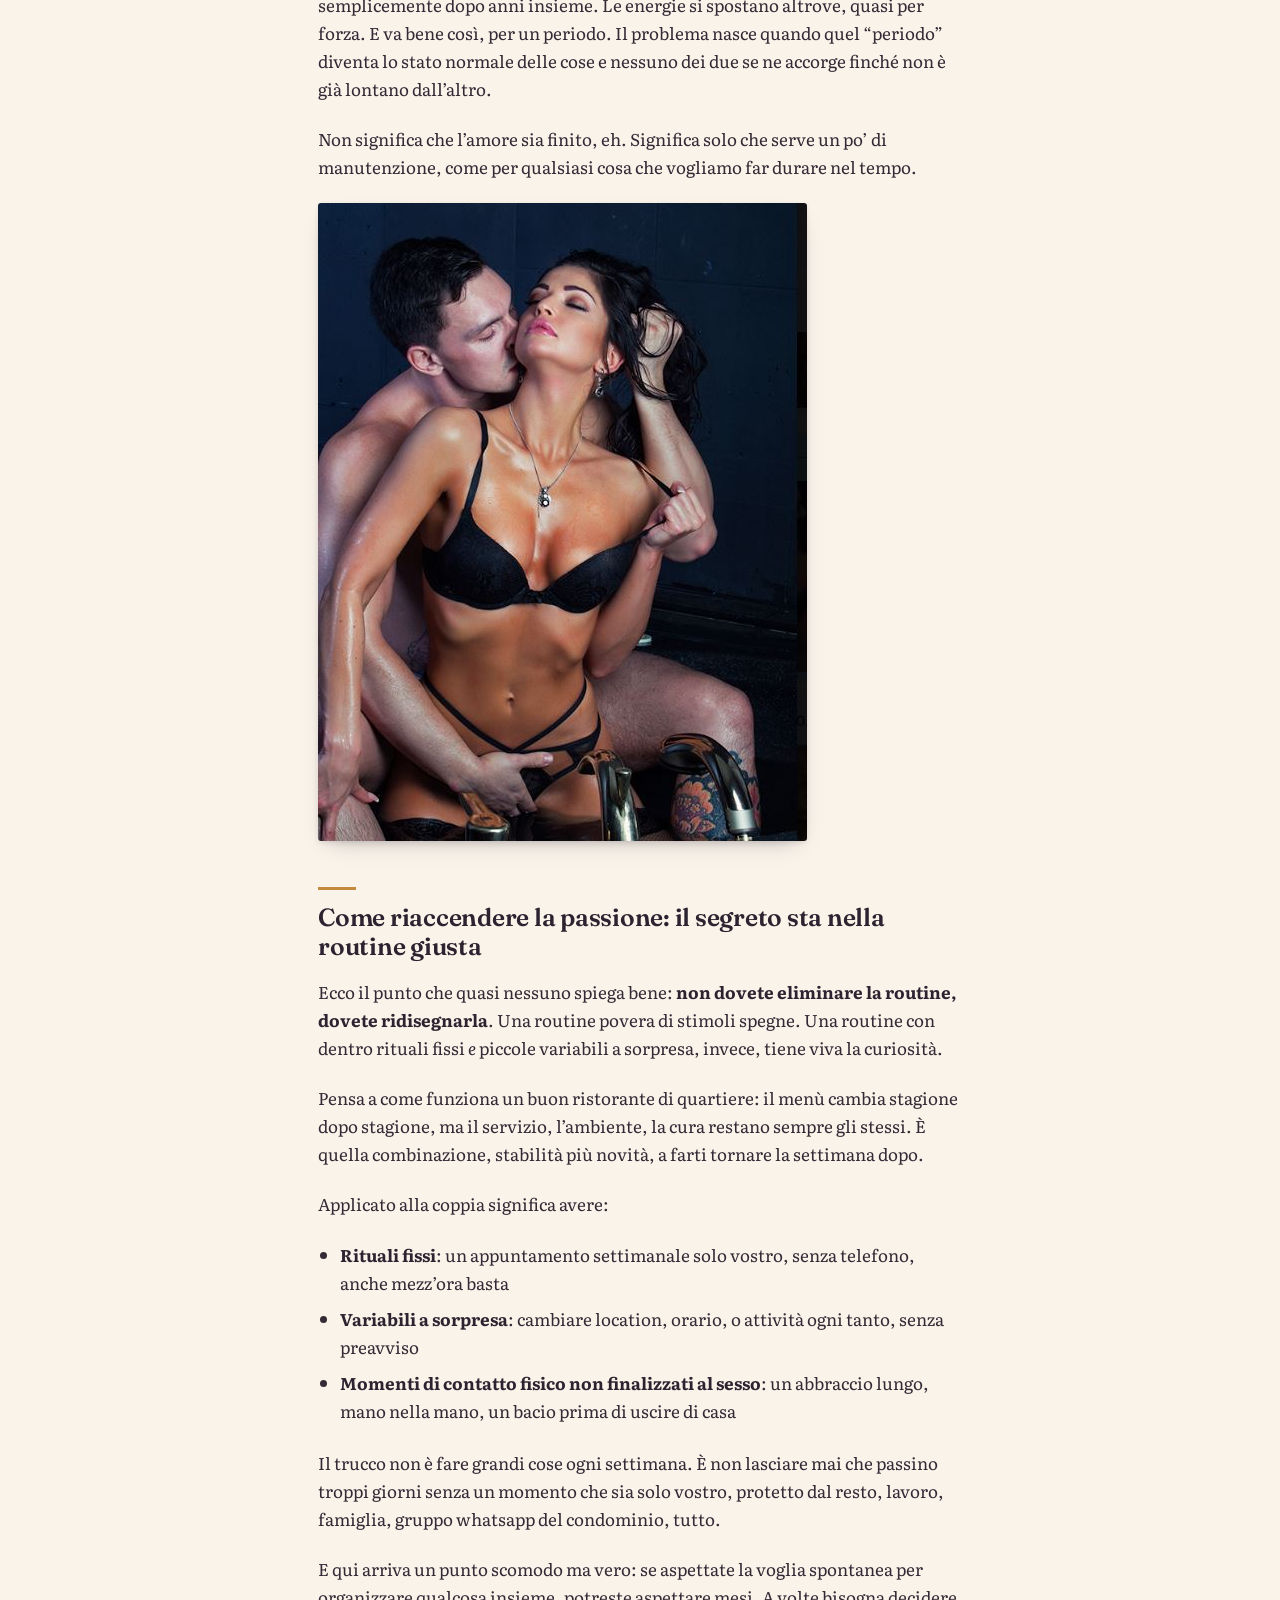
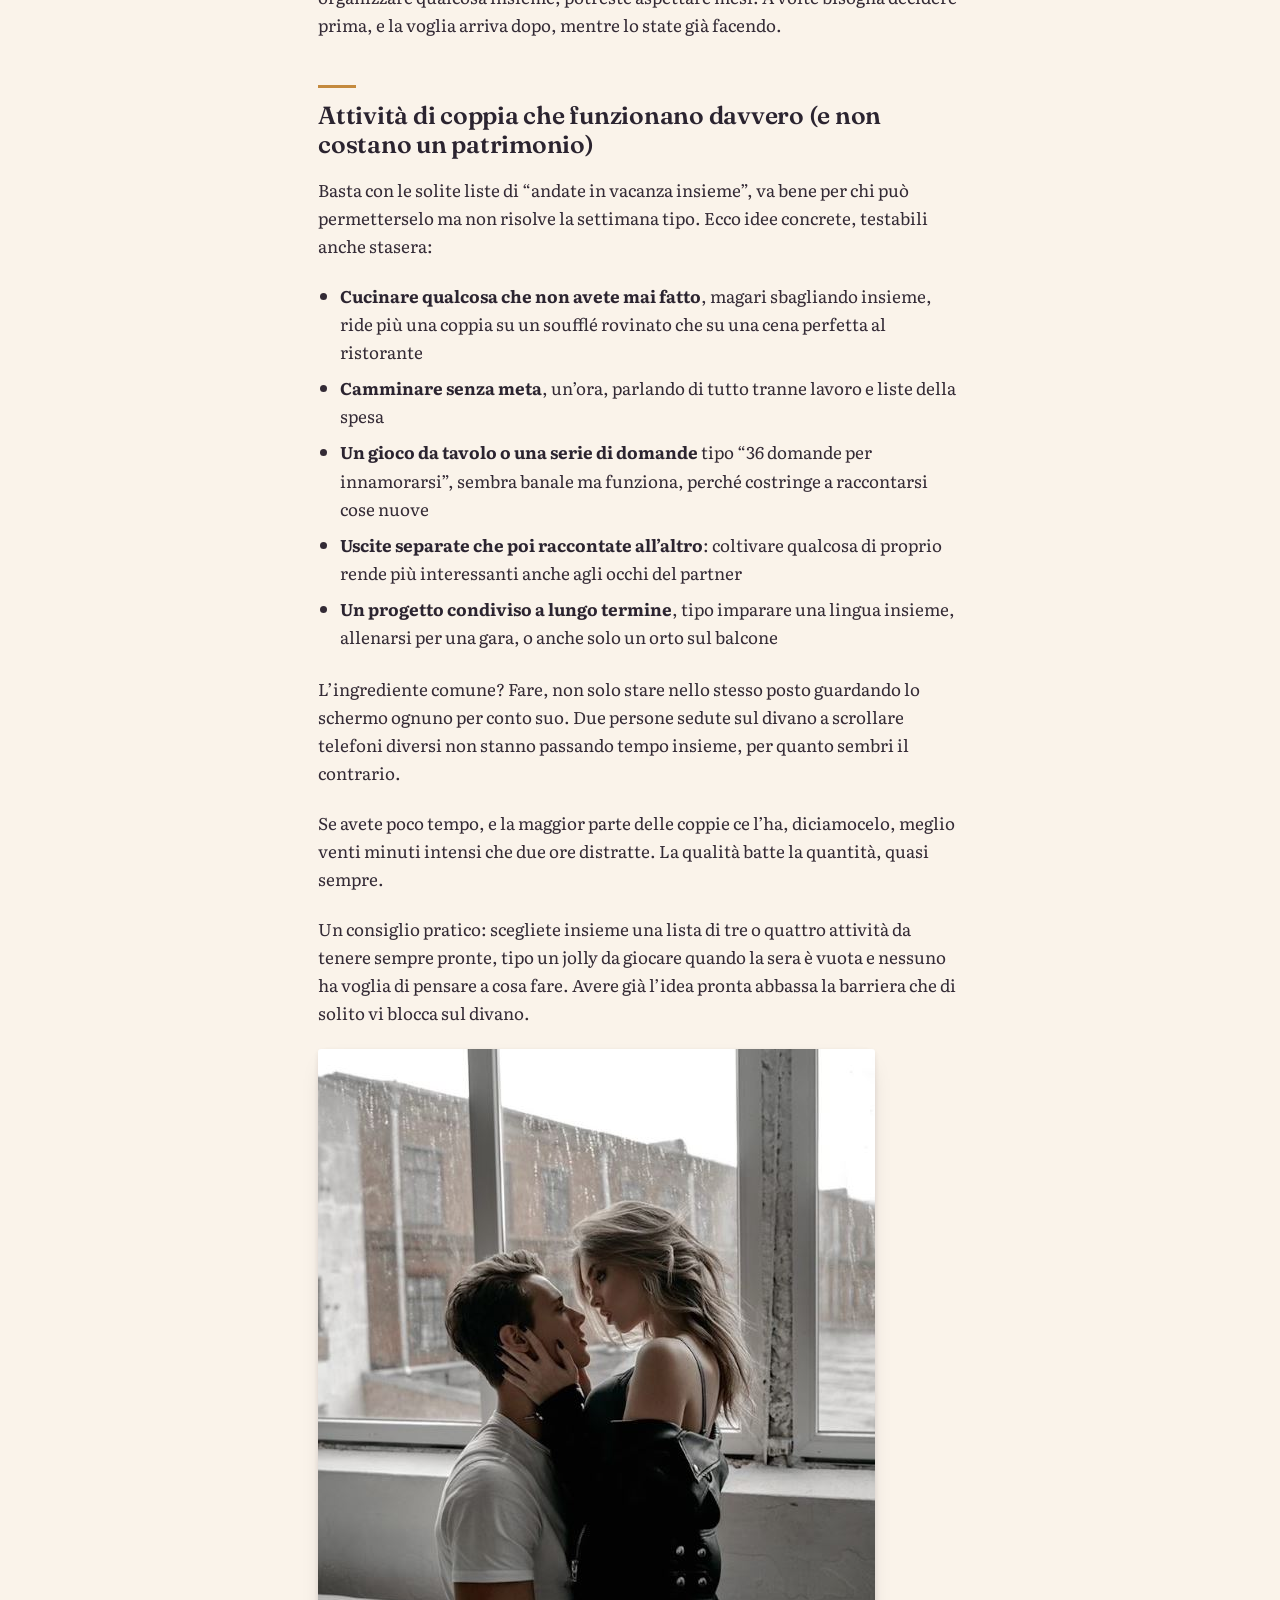
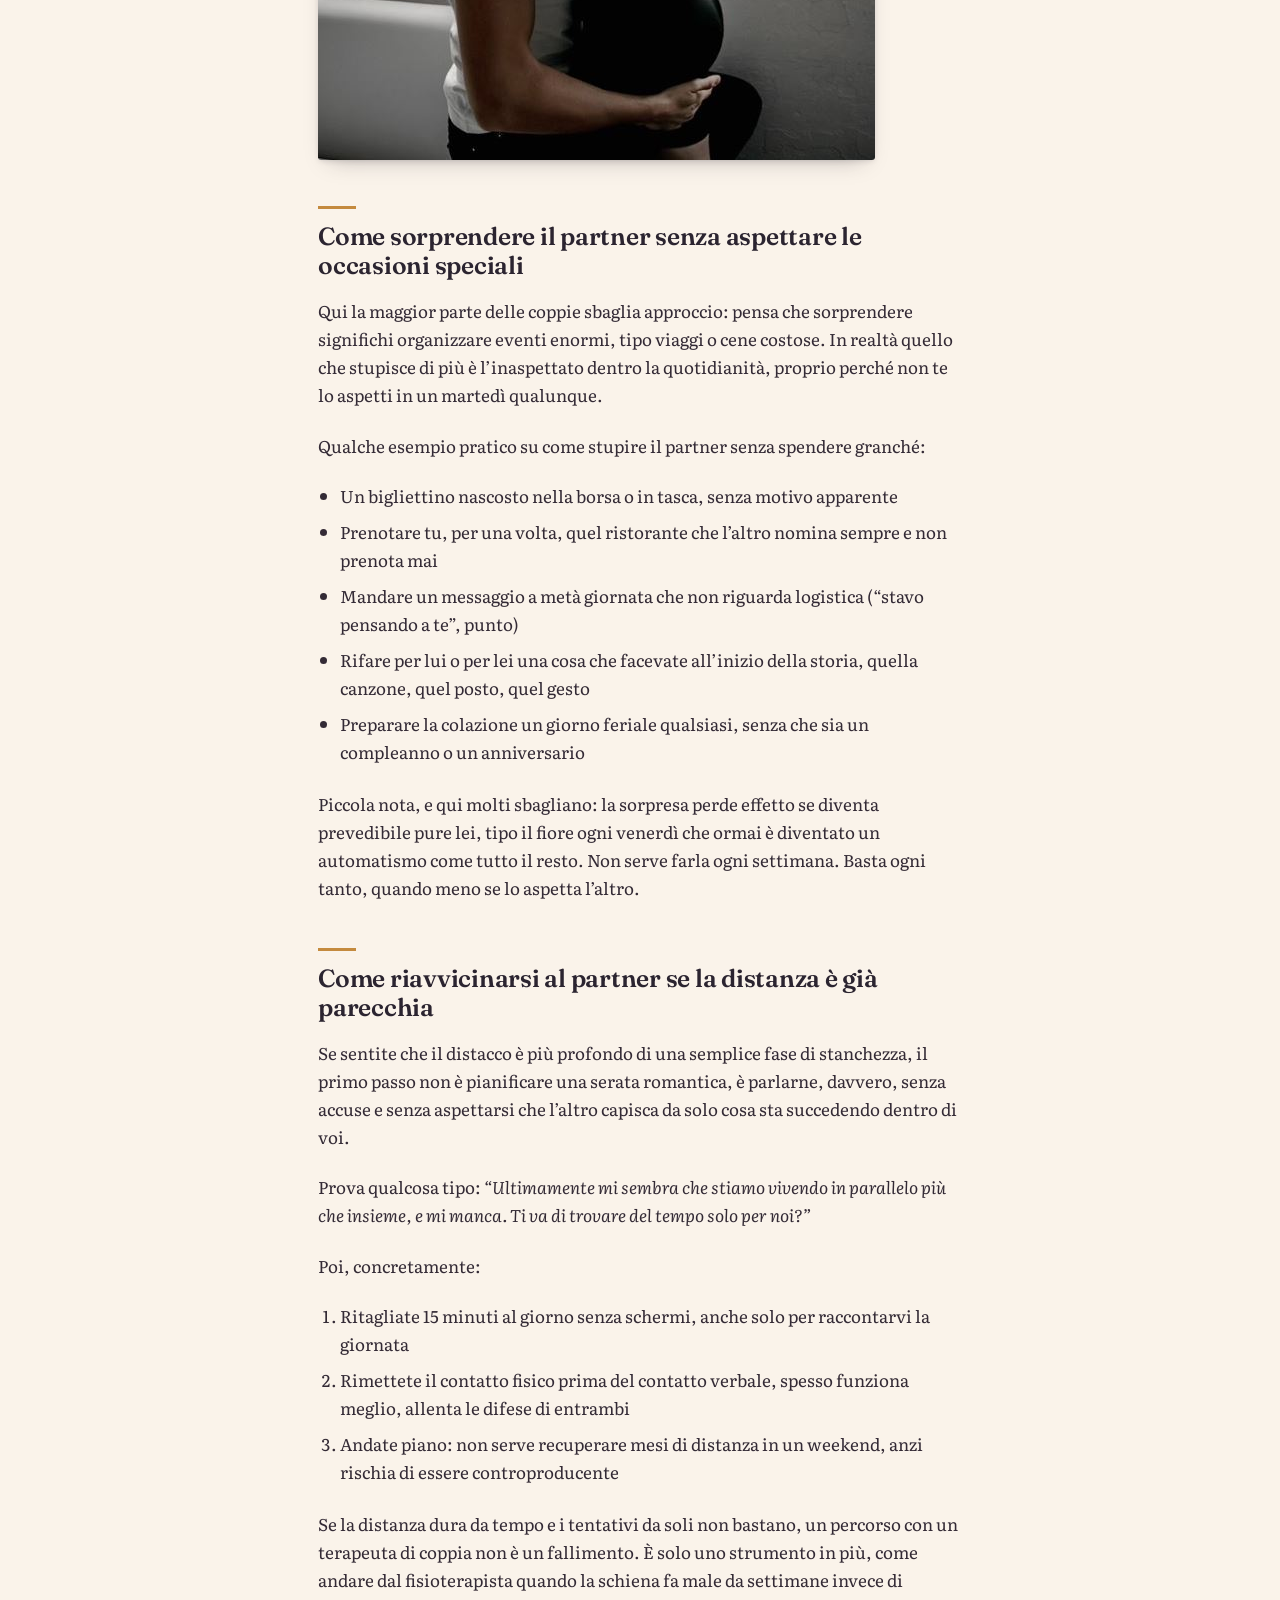
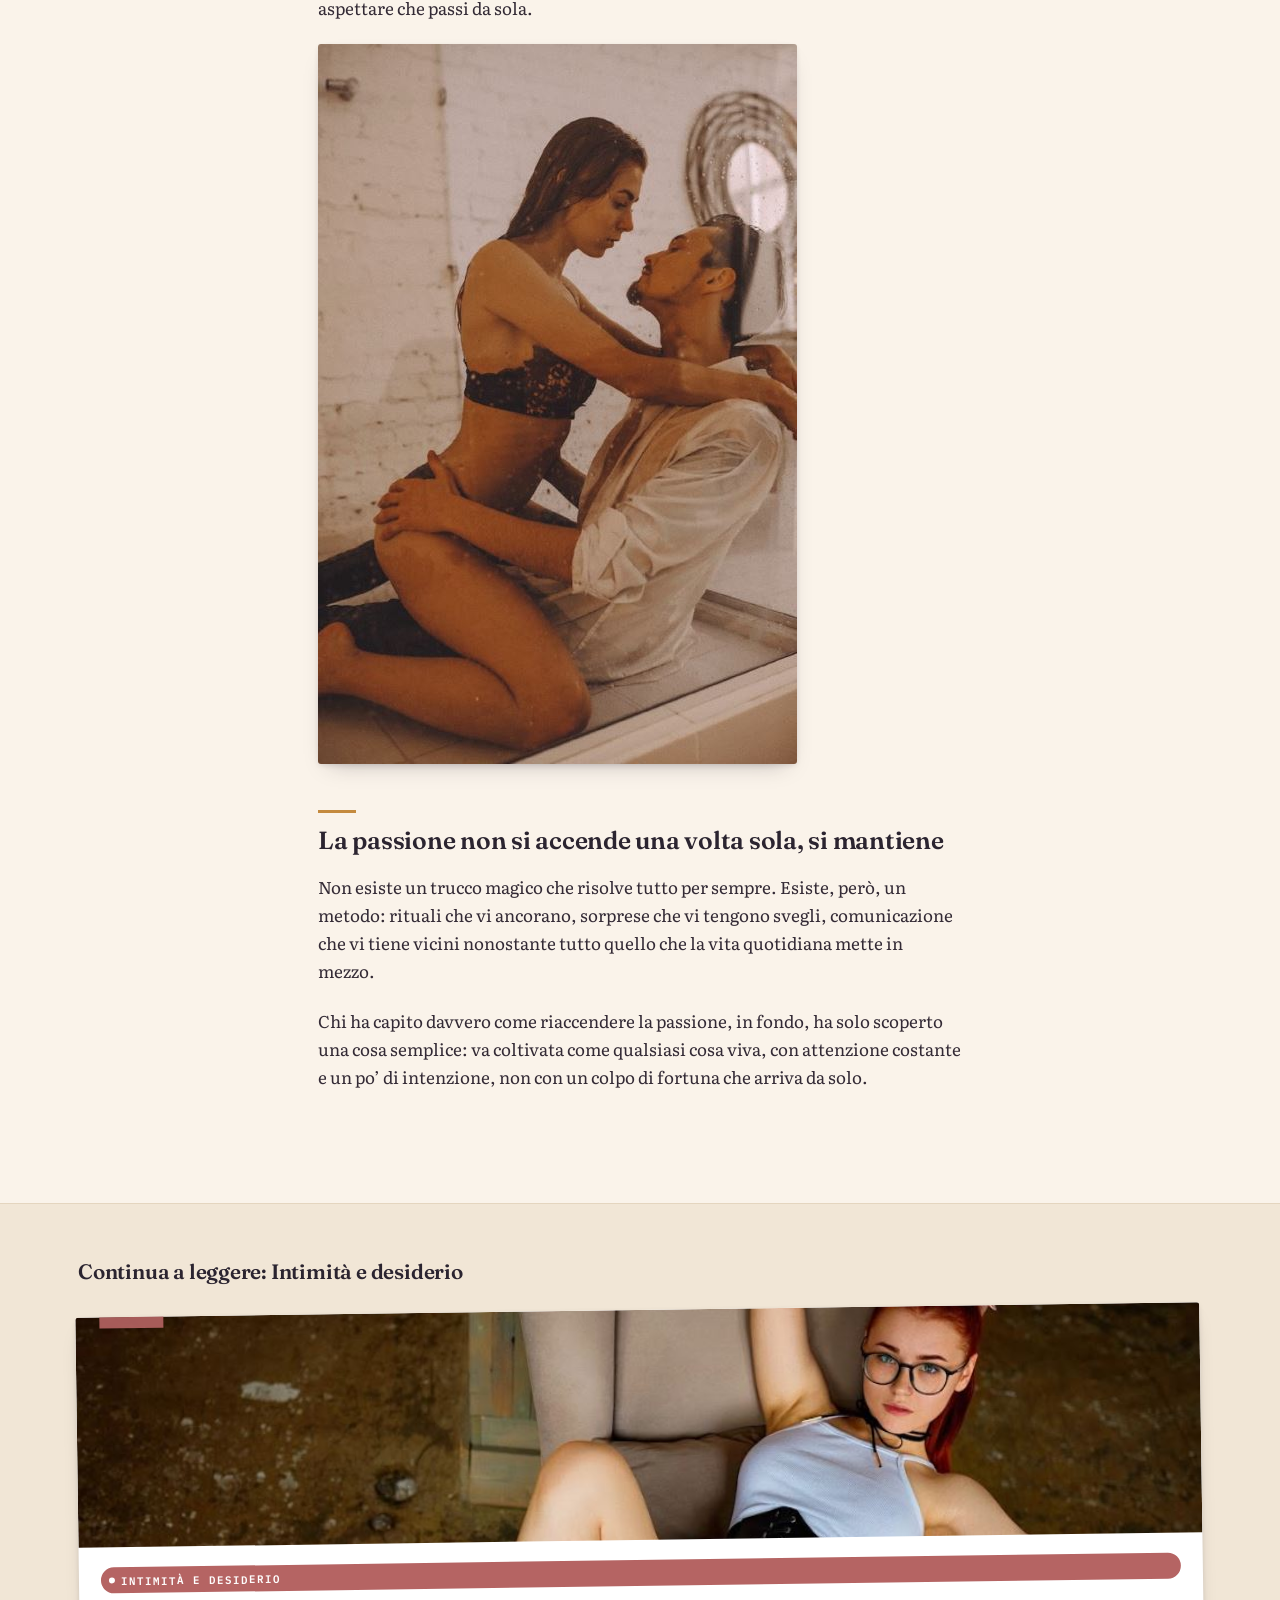
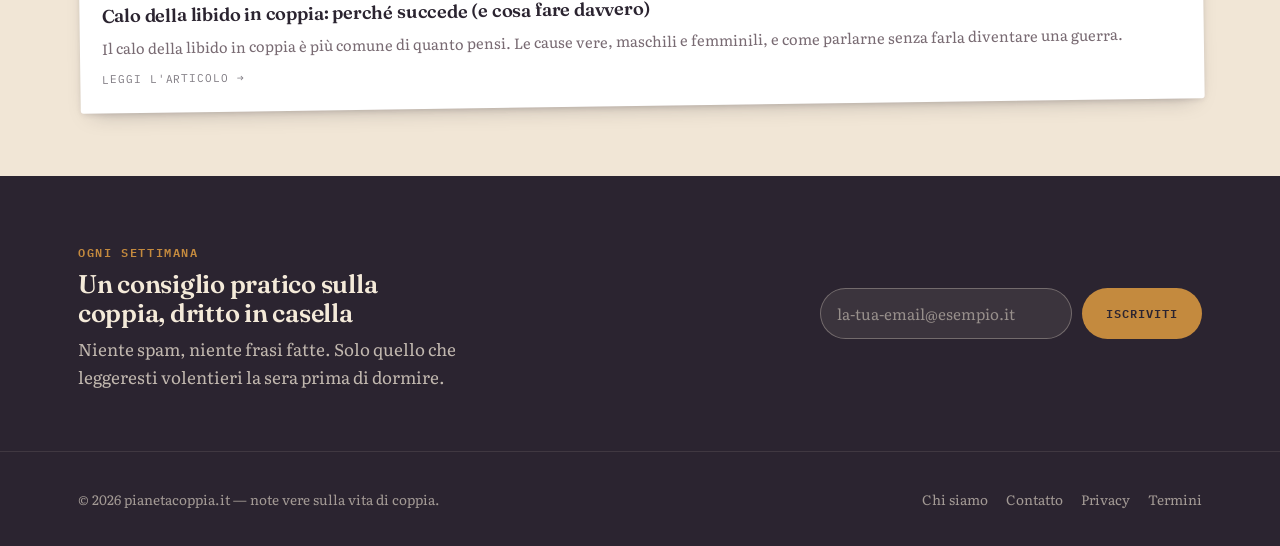
<file: articolo/come-riaccendere-la-passione.html>
<!doctype html>
<html lang="it">
<head>
<meta charset="utf-8">
<meta name="viewport" content="width=device-width, initial-scale=1">
<title>Come riaccendere la passione senza stravolgere la vostra routine di coppia — pianetacoppia.it</title>
<meta name="description" content="Quando la routine spegne il desiderio: come riaccendere la passione senza stravolgere la vita di coppia.">
<link rel="stylesheet" href="../css/style.css">
</head>
<body>
<header class="site-header">
  <div class="wrap">
    <a class="logo" href="../index.html">pianetacoppia<span class="dot">.it</span></a>
    <nav class="main-nav">
      <a href="../index.html#conflitti">Conflitti e comunicazione</a>
      <a href="../index.html#fiducia">Fiducia e gelosia</a>
      <a href="../index.html#intimita">Intimità e desiderio</a>
      <a href="../index.html#convivenza">Convivenza e vita quotidiana</a>
      <a href="../index.html#trovare">Trovare l'amore</a>
    </nav>
  </div>
</header>
<div class="article-head">
  <div class="wrap" style="max-width:700px;margin:0 auto;">
    <a class="back" href="../index.html#intimita">&larr; Intimità e desiderio</a>
    <span class="tag cat-intimita">Intimità e desiderio</span>
    <h1>Come riaccendere la passione senza stravolgere la vostra routine di coppia</h1>
  </div>
</div>
<main>
  <article class="article-wrap">
    <p><img src="../img/come-riaccendere-la-passione/img0.jpg" /></p>
<p>Ti riconosci in questa scena? Tornate a casa, cena veloce, serie tv, buonanotte. Si ripete uguale da mesi. Non litigate, non c’è dramma, è che la passione si è come addormentata sotto il peso delle abitudini.</p>
<p>Non sei l’unica coppia a cui succede, tranquilla. In tanti si chiedono come riaccendere la passione senza dover per forza stravolgere vita, lavoro e impegni quotidiani, e in effetti si può, se si sa dove mettere le mani.</p>
<p>La buona notizia è che il problema non è la routine in sé. Il problema è <em>che tipo</em> di routine avete costruito insieme, giorno dopo giorno, quasi senza accorgervene.</p>
<h2 id="perché-la-noia-in-coppia-si-insinua-senza-che-ve-ne-accorgiate">Perché la noia in coppia si insinua senza che ve ne accorgiate</h2>
<p>Non arriva mai con un annuncio, la noia. Arriva piano, un giorno alla volta, mentre gestite lavoro, casa, magari figli, bollette da pagare. Il cervello, per risparmiare energie, tende ad automatizzare tutto quello che può, e purtroppo mette nello stesso calderone anche la relazione.</p>
<p>Risultato: sapete già cosa dirà l’altro prima ancora che parli. Sapete come andrà la serata prima ancora di viverla. E quando tutto diventa prevedibile, il desiderio, che si nutre di curiosità e imprevisto, va in letargo.</p>
<p>Capita spesso dopo la nascita di un figlio, o dopo un trasloco, un cambio lavoro, semplicemente dopo anni insieme. Le energie si spostano altrove, quasi per forza. E va bene così, per un periodo. Il problema nasce quando quel “periodo” diventa lo stato normale delle cose e nessuno dei due se ne accorge finché non è già lontano dall’altro.</p>
<p>Non significa che l’amore sia finito, eh. Significa solo che serve un po’ di manutenzione, come per qualsiasi cosa che vogliamo far durare nel tempo.</p>
<p><img src="../img/come-riaccendere-la-passione/img1.jpg" /></p>
<h2 id="come-riaccendere-la-passione-il-segreto-sta-nella-routine-giusta">Come riaccendere la passione: il segreto sta nella routine giusta</h2>
<p>Ecco il punto che quasi nessuno spiega bene: <strong>non dovete eliminare la routine, dovete ridisegnarla</strong>. Una routine povera di stimoli spegne. Una routine con dentro rituali fissi <em>e</em> piccole variabili a sorpresa, invece, tiene viva la curiosità.</p>
<p>Pensa a come funziona un buon ristorante di quartiere: il menù cambia stagione dopo stagione, ma il servizio, l’ambiente, la cura restano sempre gli stessi. È quella combinazione, stabilità più novità, a farti tornare la settimana dopo.</p>
<p>Applicato alla coppia significa avere:</p>
<ul>
<li><strong>Rituali fissi</strong>: un appuntamento settimanale solo vostro, senza telefono, anche mezz’ora basta</li>
<li><strong>Variabili a sorpresa</strong>: cambiare location, orario, o attività ogni tanto, senza preavviso</li>
<li><strong>Momenti di contatto fisico non finalizzati al sesso</strong>: un abbraccio lungo, mano nella mano, un bacio prima di uscire di casa</li>
</ul>
<p>Il trucco non è fare grandi cose ogni settimana. È non lasciare mai che passino troppi giorni senza un momento che sia solo vostro, protetto dal resto, lavoro, famiglia, gruppo whatsapp del condominio, tutto.</p>
<p>E qui arriva un punto scomodo ma vero: se aspettate la voglia spontanea per organizzare qualcosa insieme, potreste aspettare mesi. A volte bisogna decidere prima, e la voglia arriva dopo, mentre lo state già facendo.</p>
<h2 id="attività-di-coppia-che-funzionano-davvero-e-non-costano-un-patrimonio">Attività di coppia che funzionano davvero (e non costano un patrimonio)</h2>
<p>Basta con le solite liste di “andate in vacanza insieme”, va bene per chi può permetterselo ma non risolve la settimana tipo. Ecco idee concrete, testabili anche stasera:</p>
<ul>
<li><strong>Cucinare qualcosa che non avete mai fatto</strong>, magari sbagliando insieme, ride più una coppia su un soufflé rovinato che su una cena perfetta al ristorante</li>
<li><strong>Camminare senza meta</strong>, un’ora, parlando di tutto tranne lavoro e liste della spesa</li>
<li><strong>Un gioco da tavolo o una serie di domande</strong> tipo “36 domande per innamorarsi”, sembra banale ma funziona, perché costringe a raccontarsi cose nuove</li>
<li><strong>Uscite separate che poi raccontate all’altro</strong>: coltivare qualcosa di proprio rende più interessanti anche agli occhi del partner</li>
<li><strong>Un progetto condiviso a lungo termine</strong>, tipo imparare una lingua insieme, allenarsi per una gara, o anche solo un orto sul balcone</li>
</ul>
<p>L’ingrediente comune? Fare, non solo stare nello stesso posto guardando lo schermo ognuno per conto suo. Due persone sedute sul divano a scrollare telefoni diversi non stanno passando tempo insieme, per quanto sembri il contrario.</p>
<p>Se avete poco tempo, e la maggior parte delle coppie ce l’ha, diciamocelo, meglio venti minuti intensi che due ore distratte. La qualità batte la quantità, quasi sempre.</p>
<p>Un consiglio pratico: scegliete insieme una lista di tre o quattro attività da tenere sempre pronte, tipo un jolly da giocare quando la sera è vuota e nessuno ha voglia di pensare a cosa fare. Avere già l’idea pronta abbassa la barriera che di solito vi blocca sul divano.</p>
<p><img src="../img/come-riaccendere-la-passione/img2.jpg" /></p>
<h2 id="come-sorprendere-il-partner-senza-aspettare-le-occasioni-speciali">Come sorprendere il partner senza aspettare le occasioni speciali</h2>
<p>Qui la maggior parte delle coppie sbaglia approccio: pensa che sorprendere significhi organizzare eventi enormi, tipo viaggi o cene costose. In realtà quello che stupisce di più è l’inaspettato dentro la quotidianità, proprio perché non te lo aspetti in un martedì qualunque.</p>
<p>Qualche esempio pratico su come stupire il partner senza spendere granché:</p>
<ul>
<li>Un bigliettino nascosto nella borsa o in tasca, senza motivo apparente</li>
<li>Prenotare tu, per una volta, quel ristorante che l’altro nomina sempre e non prenota mai</li>
<li>Mandare un messaggio a metà giornata che non riguarda logistica (“stavo pensando a te”, punto)</li>
<li>Rifare per lui o per lei una cosa che facevate all’inizio della storia, quella canzone, quel posto, quel gesto</li>
<li>Preparare la colazione un giorno feriale qualsiasi, senza che sia un compleanno o un anniversario</li>
</ul>
<p>Piccola nota, e qui molti sbagliano: la sorpresa perde effetto se diventa prevedibile pure lei, tipo il fiore ogni venerdì che ormai è diventato un automatismo come tutto il resto. Non serve farla ogni settimana. Basta ogni tanto, quando meno se lo aspetta l’altro.</p>
<h2 id="come-riavvicinarsi-al-partner-se-la-distanza-è-già-parecchia">Come riavvicinarsi al partner se la distanza è già parecchia</h2>
<p>Se sentite che il distacco è più profondo di una semplice fase di stanchezza, il primo passo non è pianificare una serata romantica, è parlarne, davvero, senza accuse e senza aspettarsi che l’altro capisca da solo cosa sta succedendo dentro di voi.</p>
<p>Prova qualcosa tipo: <em>“Ultimamente mi sembra che stiamo vivendo in parallelo più che insieme, e mi manca. Ti va di trovare del tempo solo per noi?”</em></p>
<p>Poi, concretamente:</p>
<ol type="1">
<li>Ritagliate 15 minuti al giorno senza schermi, anche solo per raccontarvi la giornata</li>
<li>Rimettete il contatto fisico prima del contatto verbale, spesso funziona meglio, allenta le difese di entrambi</li>
<li>Andate piano: non serve recuperare mesi di distanza in un weekend, anzi rischia di essere controproducente</li>
</ol>
<p>Se la distanza dura da tempo e i tentativi da soli non bastano, un percorso con un terapeuta di coppia non è un fallimento. È solo uno strumento in più, come andare dal fisioterapista quando la schiena fa male da settimane invece di aspettare che passi da sola.</p>
<p><img src="../img/come-riaccendere-la-passione/img3.jpg" /></p>
<h2 id="la-passione-non-si-accende-una-volta-sola-si-mantiene">La passione non si accende una volta sola, si mantiene</h2>
<p>Non esiste un trucco magico che risolve tutto per sempre. Esiste, però, un metodo: rituali che vi ancorano, sorprese che vi tengono svegli, comunicazione che vi tiene vicini nonostante tutto quello che la vita quotidiana mette in mezzo.</p>
<p>Chi ha capito davvero come riaccendere la passione, in fondo, ha solo scoperto una cosa semplice: va coltivata come qualsiasi cosa viva, con attenzione costante e un po’ di intenzione, non con un colpo di fortuna che arriva da solo.</p>

  </article>
<div class="related">
  <div class="wrap">
    <h2>Continua a leggere: Intimità e desiderio</h2>
    <div class="board">
<a class="note cat-intimita" href="../articolo/calo-della-libido.html">
  <span class="tape"></span>
  <img class="thumb" src="../img/calo-della-libido/img0.jpg" alt="Calo della libido in coppia: perché succede (e cosa fare davvero)" loading="lazy">
  <div class="note-body">
    <span class="tag cat-intimita">Intimità e desiderio</span>
    <h3>Calo della libido in coppia: perché succede (e cosa fare davvero)</h3>
    <p>Il calo della libido in coppia è più comune di quanto pensi. Le cause vere, maschili e femminili, e come parlarne senza farla diventare una guerra.</p>
    <span class="read">Leggi l'articolo &rarr;</span>
  </div>
</a>
    </div>
  </div>
</div>
</main><div class="newsletter">
  <div class="wrap box">
    <div>
      <span class="eyebrow" style="color:var(--gold)">Ogni settimana</span>
      <h2>Un consiglio pratico sulla coppia, dritto in casella</h2>
      <p>Niente spam, niente frasi fatte. Solo quello che leggeresti volentieri la sera prima di dormire.</p>
    </div>
    <form onsubmit="return false;">
      <input type="email" placeholder="la-tua-email@esempio.it" required>
      <button type="submit">Iscriviti</button>
    </form>
  </div>
</div>
<footer>
  <div class="wrap">
    <span>&copy; <span id="year"></span> pianetacoppia.it — note vere sulla vita di coppia.</span>
    <nav>
      <a href="../index.html">Chi siamo</a>
      <a href="../index.html">Contatto</a>
      <a href="../index.html">Privacy</a>
      <a href="../index.html">Termini</a>
    </nav>
  </div>
</footer>

<script>
  document.getElementById("year").innerHTML = new Date().getFullYear();
</script>

</body>
</html>
</file>
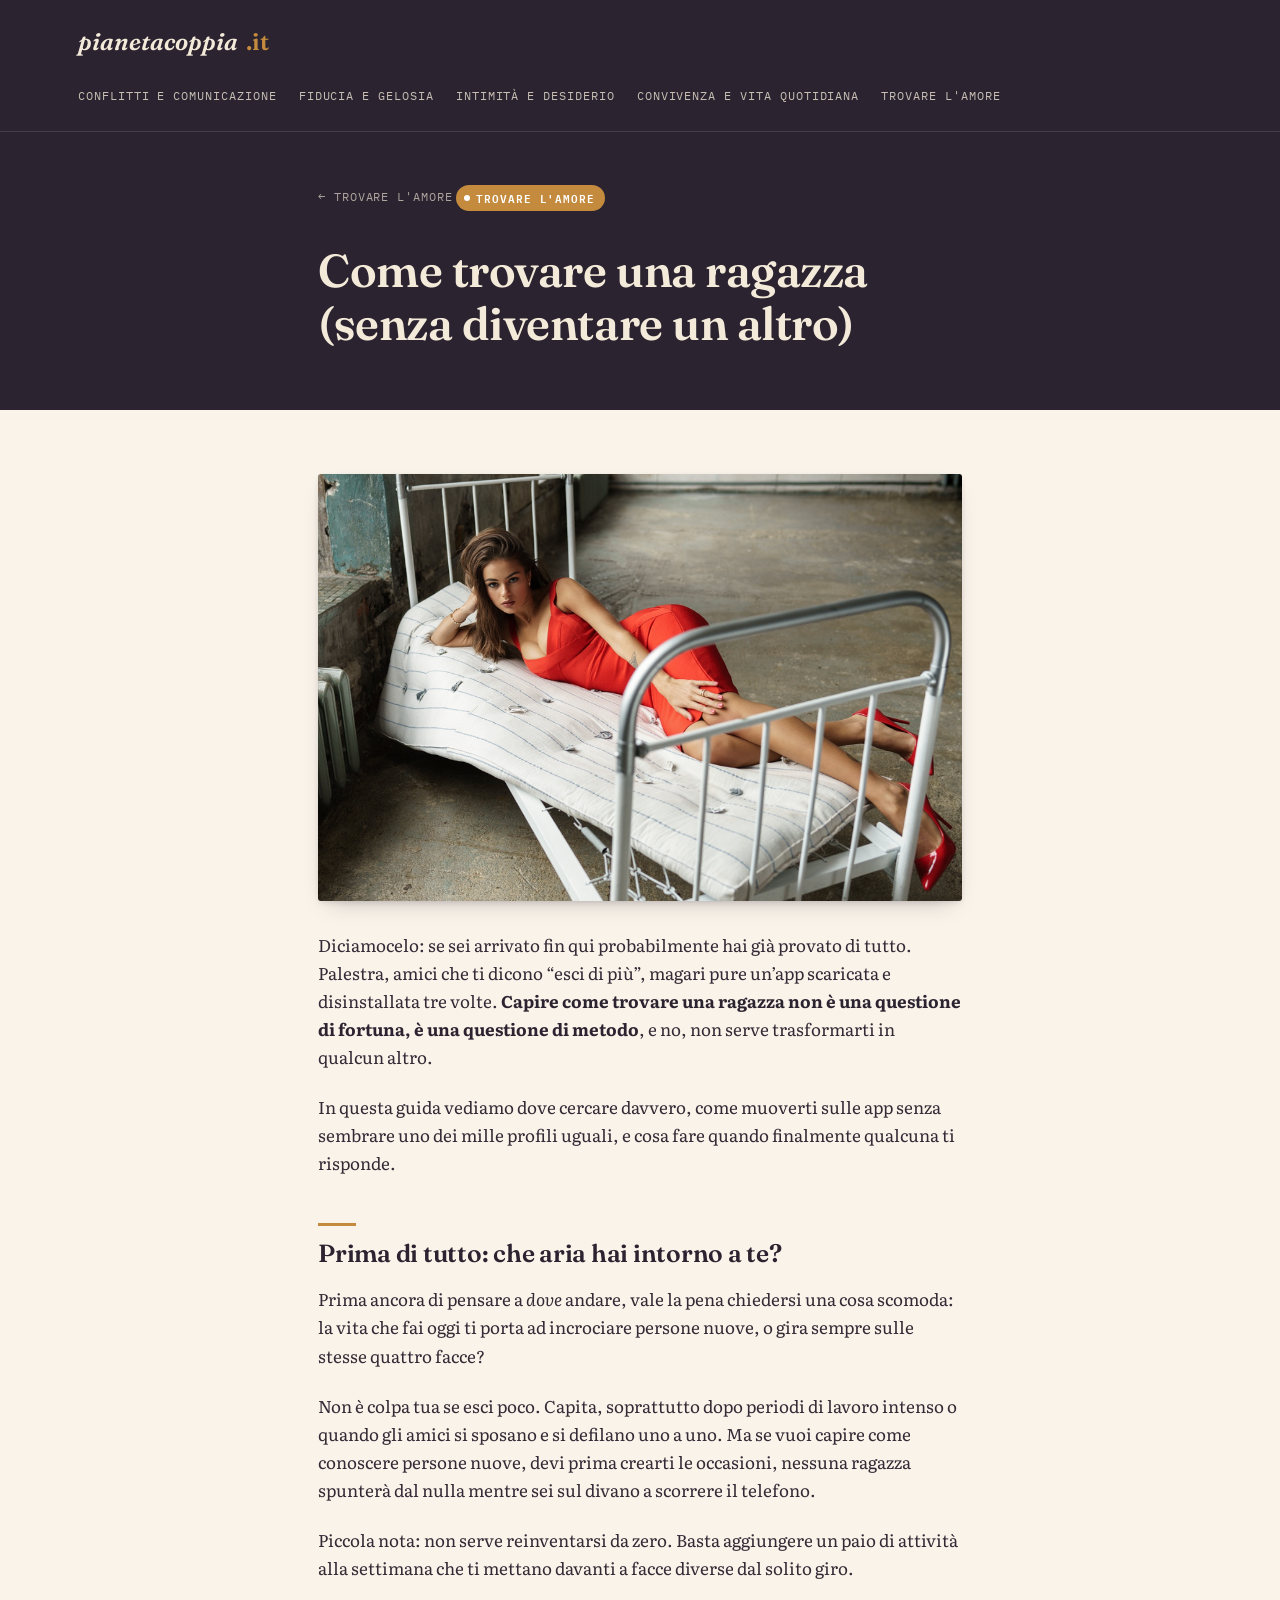
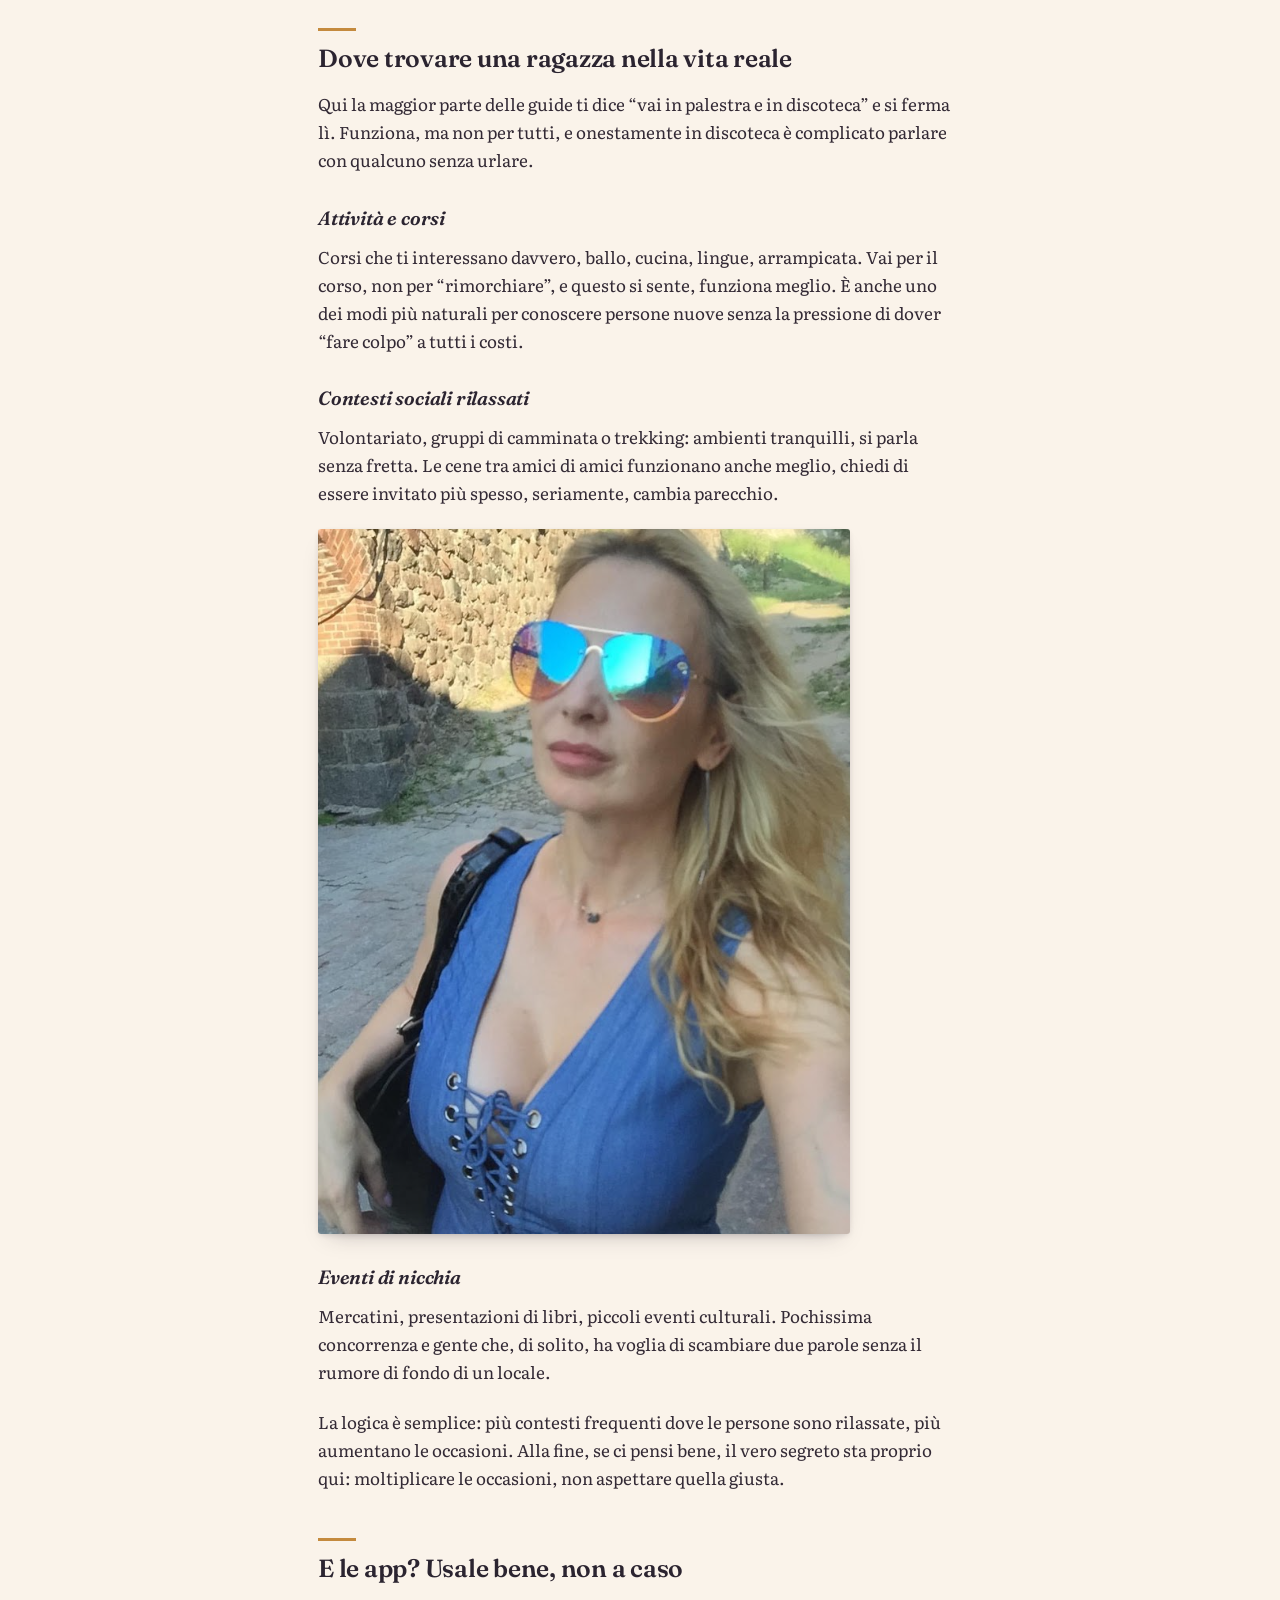
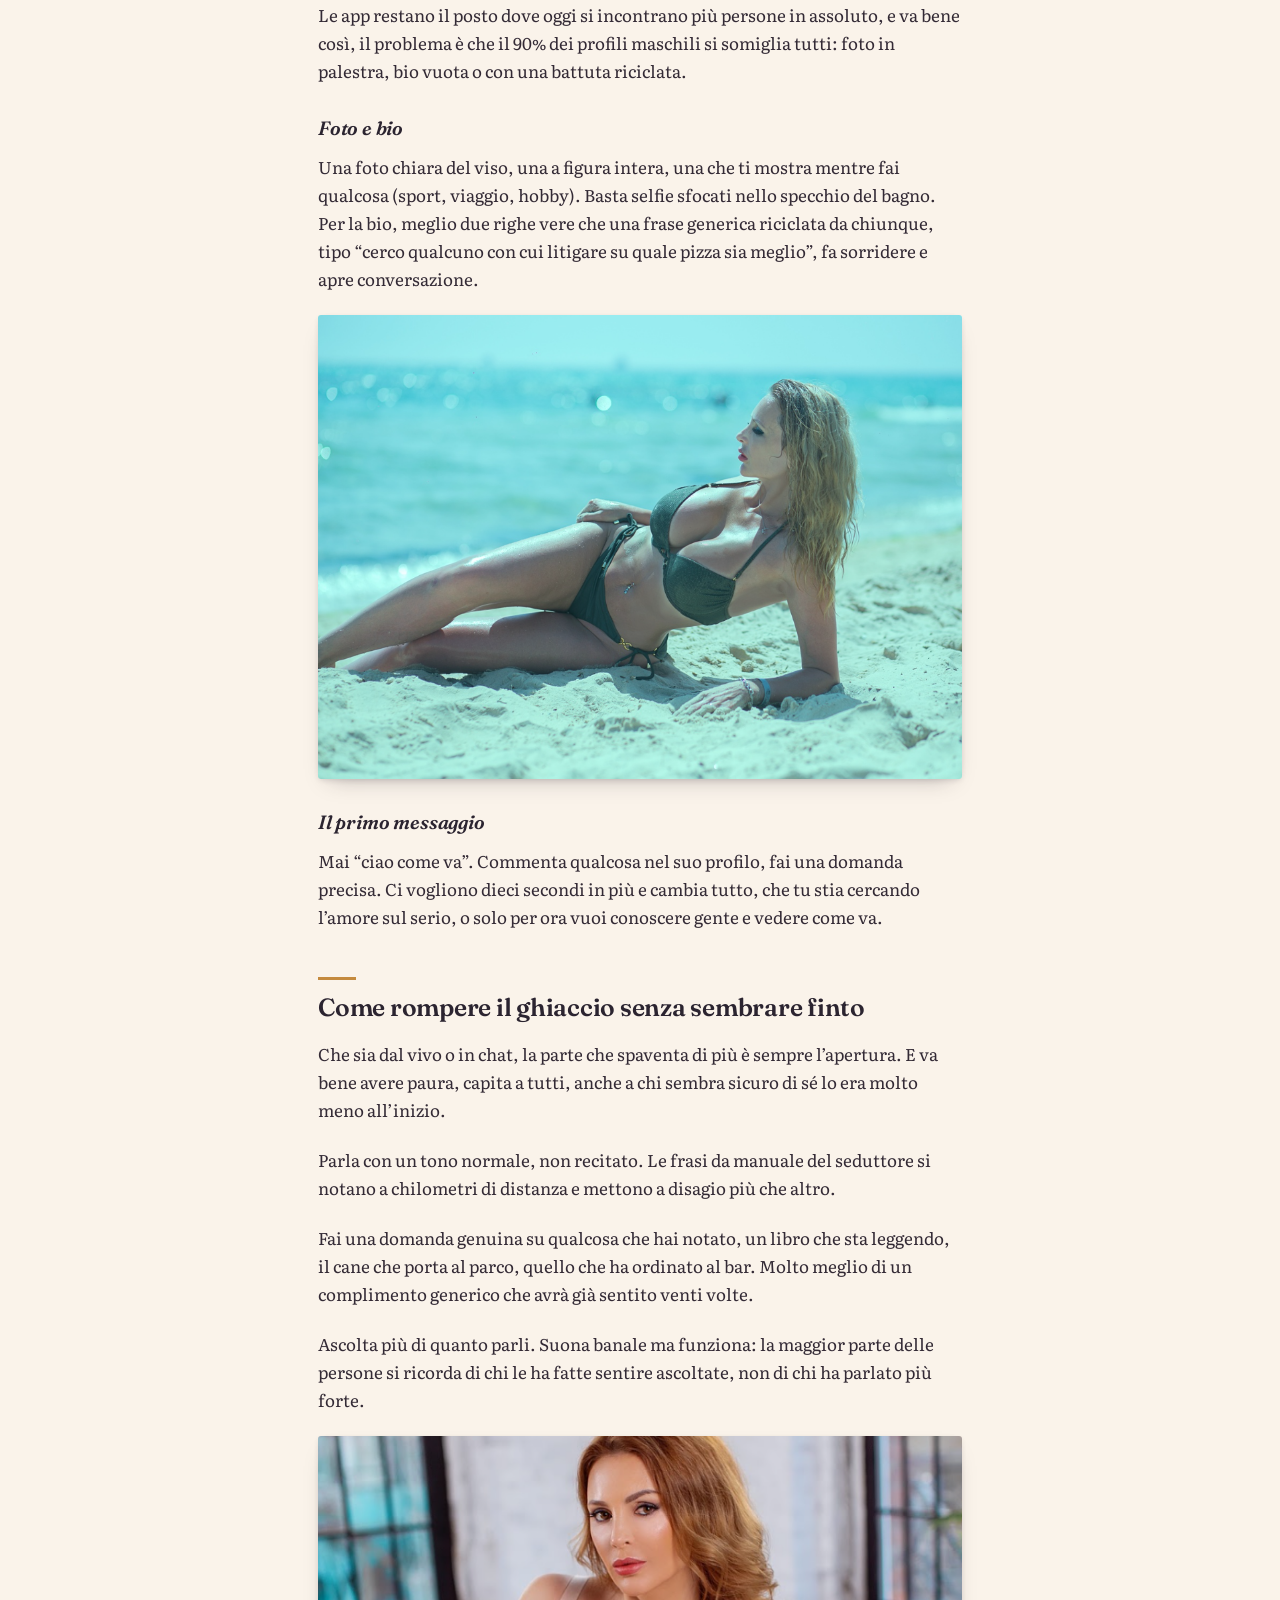
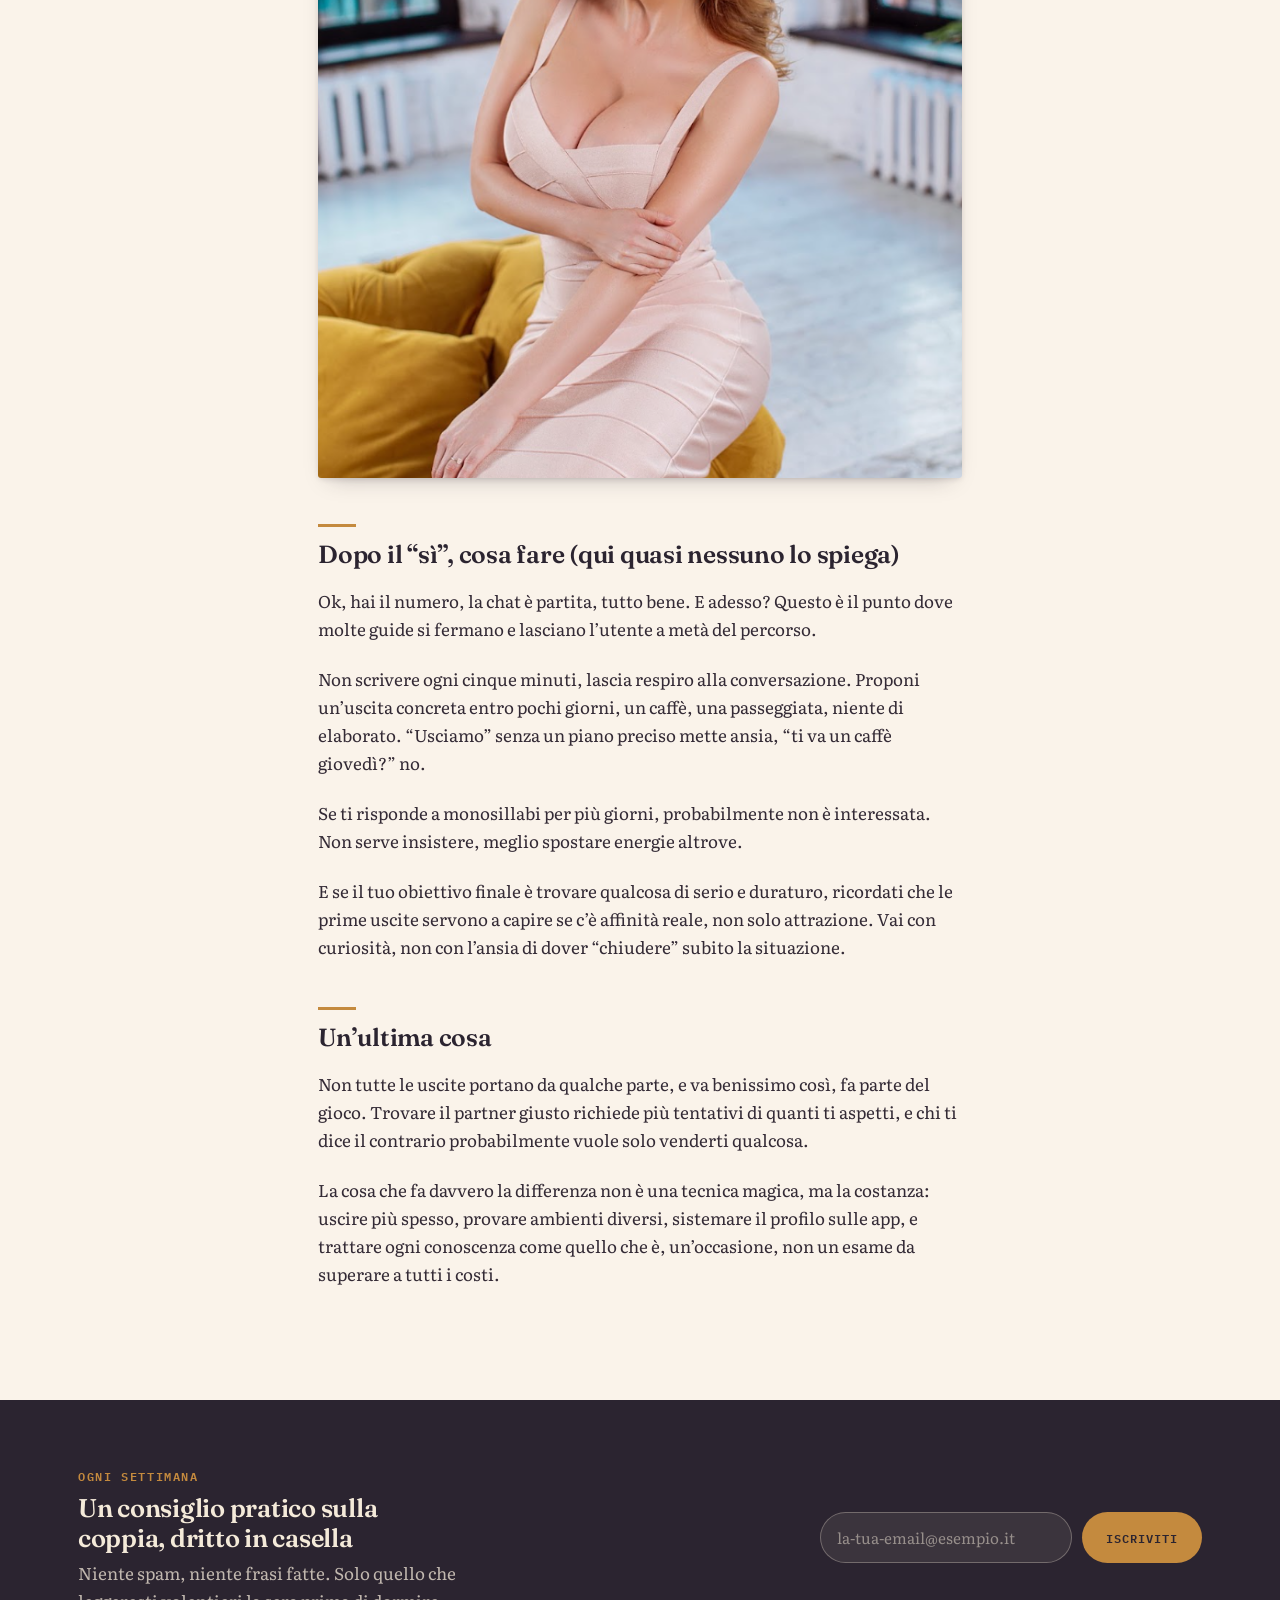
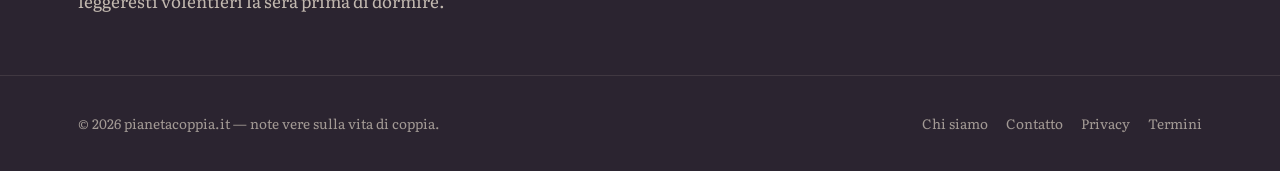
<file: articolo/come-trovare-una-ragazza.html>
<!doctype html>
<html lang="it">
<head>
<meta charset="utf-8">
<meta name="viewport" content="width=device-width, initial-scale=1">
<title>Come trovare una ragazza (senza diventare un altro) — pianetacoppia.it</title>
<meta name="description" content="Vuoi capire come trovare una ragazza senza forzature né tecniche da manuale? Dove cercare, come muoverti sulle app e cosa fare dopo il primo sì.">
<link rel="stylesheet" href="../css/style.css">
</head>
<body>
<header class="site-header">
  <div class="wrap">
    <a class="logo" href="../index.html">pianetacoppia<span class="dot">.it</span></a>
    <nav class="main-nav">
      <a href="../index.html#conflitti">Conflitti e comunicazione</a>
      <a href="../index.html#fiducia">Fiducia e gelosia</a>
      <a href="../index.html#intimita">Intimità e desiderio</a>
      <a href="../index.html#convivenza">Convivenza e vita quotidiana</a>
      <a href="../index.html#trovare">Trovare l'amore</a>
    </nav>
  </div>
</header>
<div class="article-head">
  <div class="wrap" style="max-width:700px;margin:0 auto;">
    <a class="back" href="../index.html#trovare">&larr; Trovare l'amore</a>
    <span class="tag cat-trovare">Trovare l'amore</span>
    <h1>Come trovare una ragazza (senza diventare un altro)</h1>
  </div>
</div>
<main>
  <article class="article-wrap">
    <p><img src="../img/come-trovare-una-ragazza/img0.png" /></p>
<p>Diciamocelo: se sei arrivato fin qui probabilmente hai già provato di tutto. Palestra, amici che ti dicono “esci di più”, magari pure un’app scaricata e disinstallata tre volte. <strong>Capire come trovare una ragazza non è una questione di fortuna, è una questione di metodo</strong>, e no, non serve trasformarti in qualcun altro.</p>
<p>In questa guida vediamo dove cercare davvero, come muoverti sulle app senza sembrare uno dei mille profili uguali, e cosa fare quando finalmente qualcuna ti risponde.</p>
<h2 id="prima-di-tutto-che-aria-hai-intorno-a-te">Prima di tutto: che aria hai intorno a te?</h2>
<p>Prima ancora di pensare a <em>dove</em> andare, vale la pena chiedersi una cosa scomoda: la vita che fai oggi ti porta ad incrociare persone nuove, o gira sempre sulle stesse quattro facce?</p>
<p>Non è colpa tua se esci poco. Capita, soprattutto dopo periodi di lavoro intenso o quando gli amici si sposano e si defilano uno a uno. Ma se vuoi capire come conoscere persone nuove, devi prima crearti le occasioni, nessuna ragazza spunterà dal nulla mentre sei sul divano a scorrere il telefono.</p>
<p>Piccola nota: non serve reinventarsi da zero. Basta aggiungere un paio di attività alla settimana che ti mettano davanti a facce diverse dal solito giro.</p>
<h2 id="dove-trovare-una-ragazza-nella-vita-reale">Dove trovare una ragazza nella vita reale</h2>
<p>Qui la maggior parte delle guide ti dice “vai in palestra e in discoteca” e si ferma lì. Funziona, ma non per tutti, e onestamente in discoteca è complicato parlare con qualcuno senza urlare.</p>
<h3 id="attività-e-corsi">Attività e corsi</h3>
<p>Corsi che ti interessano davvero, ballo, cucina, lingue, arrampicata. Vai per il corso, non per “rimorchiare”, e questo si sente, funziona meglio. È anche uno dei modi più naturali per conoscere persone nuove senza la pressione di dover “fare colpo” a tutti i costi.</p>
<h3 id="contesti-sociali-rilassati">Contesti sociali rilassati</h3>
<p>Volontariato, gruppi di camminata o trekking: ambienti tranquilli, si parla senza fretta. Le cene tra amici di amici funzionano anche meglio, chiedi di essere invitato più spesso, seriamente, cambia parecchio.</p>
<p><img src="../img/come-trovare-una-ragazza/img1.png" /></p>
<h3 id="eventi-di-nicchia">Eventi di nicchia</h3>
<p>Mercatini, presentazioni di libri, piccoli eventi culturali. Pochissima concorrenza e gente che, di solito, ha voglia di scambiare due parole senza il rumore di fondo di un locale.</p>
<p>La logica è semplice: più contesti frequenti dove le persone sono rilassate, più aumentano le occasioni. Alla fine, se ci pensi bene, il vero segreto sta proprio qui: moltiplicare le occasioni, non aspettare quella giusta.</p>
<h2 id="e-le-app-usale-bene-non-a-caso">E le app? Usale bene, non a caso</h2>
<p>Le app restano il posto dove oggi si incontrano più persone in assoluto, e va bene così, il problema è che il 90% dei profili maschili si somiglia tutti: foto in palestra, bio vuota o con una battuta riciclata.</p>
<h3 id="foto-e-bio">Foto e bio</h3>
<p>Una foto chiara del viso, una a figura intera, una che ti mostra mentre fai qualcosa (sport, viaggio, hobby). Basta selfie sfocati nello specchio del bagno. Per la bio, meglio due righe vere che una frase generica riciclata da chiunque, tipo “cerco qualcuno con cui litigare su quale pizza sia meglio”, fa sorridere e apre conversazione.</p>
<p><img src="../img/come-trovare-una-ragazza/img2.png" /></p>
<h3 id="il-primo-messaggio">Il primo messaggio</h3>
<p>Mai “ciao come va”. Commenta qualcosa nel suo profilo, fai una domanda precisa. Ci vogliono dieci secondi in più e cambia tutto, che tu stia cercando l’amore sul serio, o solo per ora vuoi conoscere gente e vedere come va.</p>
<h2 id="come-rompere-il-ghiaccio-senza-sembrare-finto">Come rompere il ghiaccio senza sembrare finto</h2>
<p>Che sia dal vivo o in chat, la parte che spaventa di più è sempre l’apertura. E va bene avere paura, capita a tutti, anche a chi sembra sicuro di sé lo era molto meno all’inizio.</p>
<p>Parla con un tono normale, non recitato. Le frasi da manuale del seduttore si notano a chilometri di distanza e mettono a disagio più che altro.</p>
<p>Fai una domanda genuina su qualcosa che hai notato, un libro che sta leggendo, il cane che porta al parco, quello che ha ordinato al bar. Molto meglio di un complimento generico che avrà già sentito venti volte.</p>
<p>Ascolta più di quanto parli. Suona banale ma funziona: la maggior parte delle persone si ricorda di chi le ha fatte sentire ascoltate, non di chi ha parlato più forte.</p>
<p><img src="../img/come-trovare-una-ragazza/img3.png" /></p>
<h2 id="dopo-il-sì-cosa-fare-qui-quasi-nessuno-lo-spiega">Dopo il “sì”, cosa fare (qui quasi nessuno lo spiega)</h2>
<p>Ok, hai il numero, la chat è partita, tutto bene. E adesso? Questo è il punto dove molte guide si fermano e lasciano l’utente a metà del percorso.</p>
<p>Non scrivere ogni cinque minuti, lascia respiro alla conversazione. Proponi un’uscita concreta entro pochi giorni, un caffè, una passeggiata, niente di elaborato. “Usciamo” senza un piano preciso mette ansia, “ti va un caffè giovedì?” no.</p>
<p>Se ti risponde a monosillabi per più giorni, probabilmente non è interessata. Non serve insistere, meglio spostare energie altrove.</p>
<p>E se il tuo obiettivo finale è trovare qualcosa di serio e duraturo, ricordati che le prime uscite servono a capire se c’è affinità reale, non solo attrazione. Vai con curiosità, non con l’ansia di dover “chiudere” subito la situazione.</p>
<h2 id="unultima-cosa">Un’ultima cosa</h2>
<p>Non tutte le uscite portano da qualche parte, e va benissimo così, fa parte del gioco. Trovare il partner giusto richiede più tentativi di quanti ti aspetti, e chi ti dice il contrario probabilmente vuole solo venderti qualcosa.</p>
<p>La cosa che fa davvero la differenza non è una tecnica magica, ma la costanza: uscire più spesso, provare ambienti diversi, sistemare il profilo sulle app, e trattare ogni conoscenza come quello che è, un’occasione, non un esame da superare a tutti i costi.</p>

  </article>
</main><div class="newsletter">
  <div class="wrap box">
    <div>
      <span class="eyebrow" style="color:var(--gold)">Ogni settimana</span>
      <h2>Un consiglio pratico sulla coppia, dritto in casella</h2>
      <p>Niente spam, niente frasi fatte. Solo quello che leggeresti volentieri la sera prima di dormire.</p>
    </div>
    <form onsubmit="return false;">
      <input type="email" placeholder="la-tua-email@esempio.it" required>
      <button type="submit">Iscriviti</button>
    </form>
  </div>
</div>
<footer>
  <div class="wrap">
    <span>&copy; <span id="year"></span> pianetacoppia.it — note vere sulla vita di coppia.</span>
    <nav>
      <a href="../index.html">Chi siamo</a>
      <a href="../index.html">Contatto</a>
      <a href="../index.html">Privacy</a>
      <a href="../index.html">Termini</a>
    </nav>
  </div>
</footer>

<script>
  document.getElementById("year").innerHTML = new Date().getFullYear();
</script>

</body>
</html>
</file>
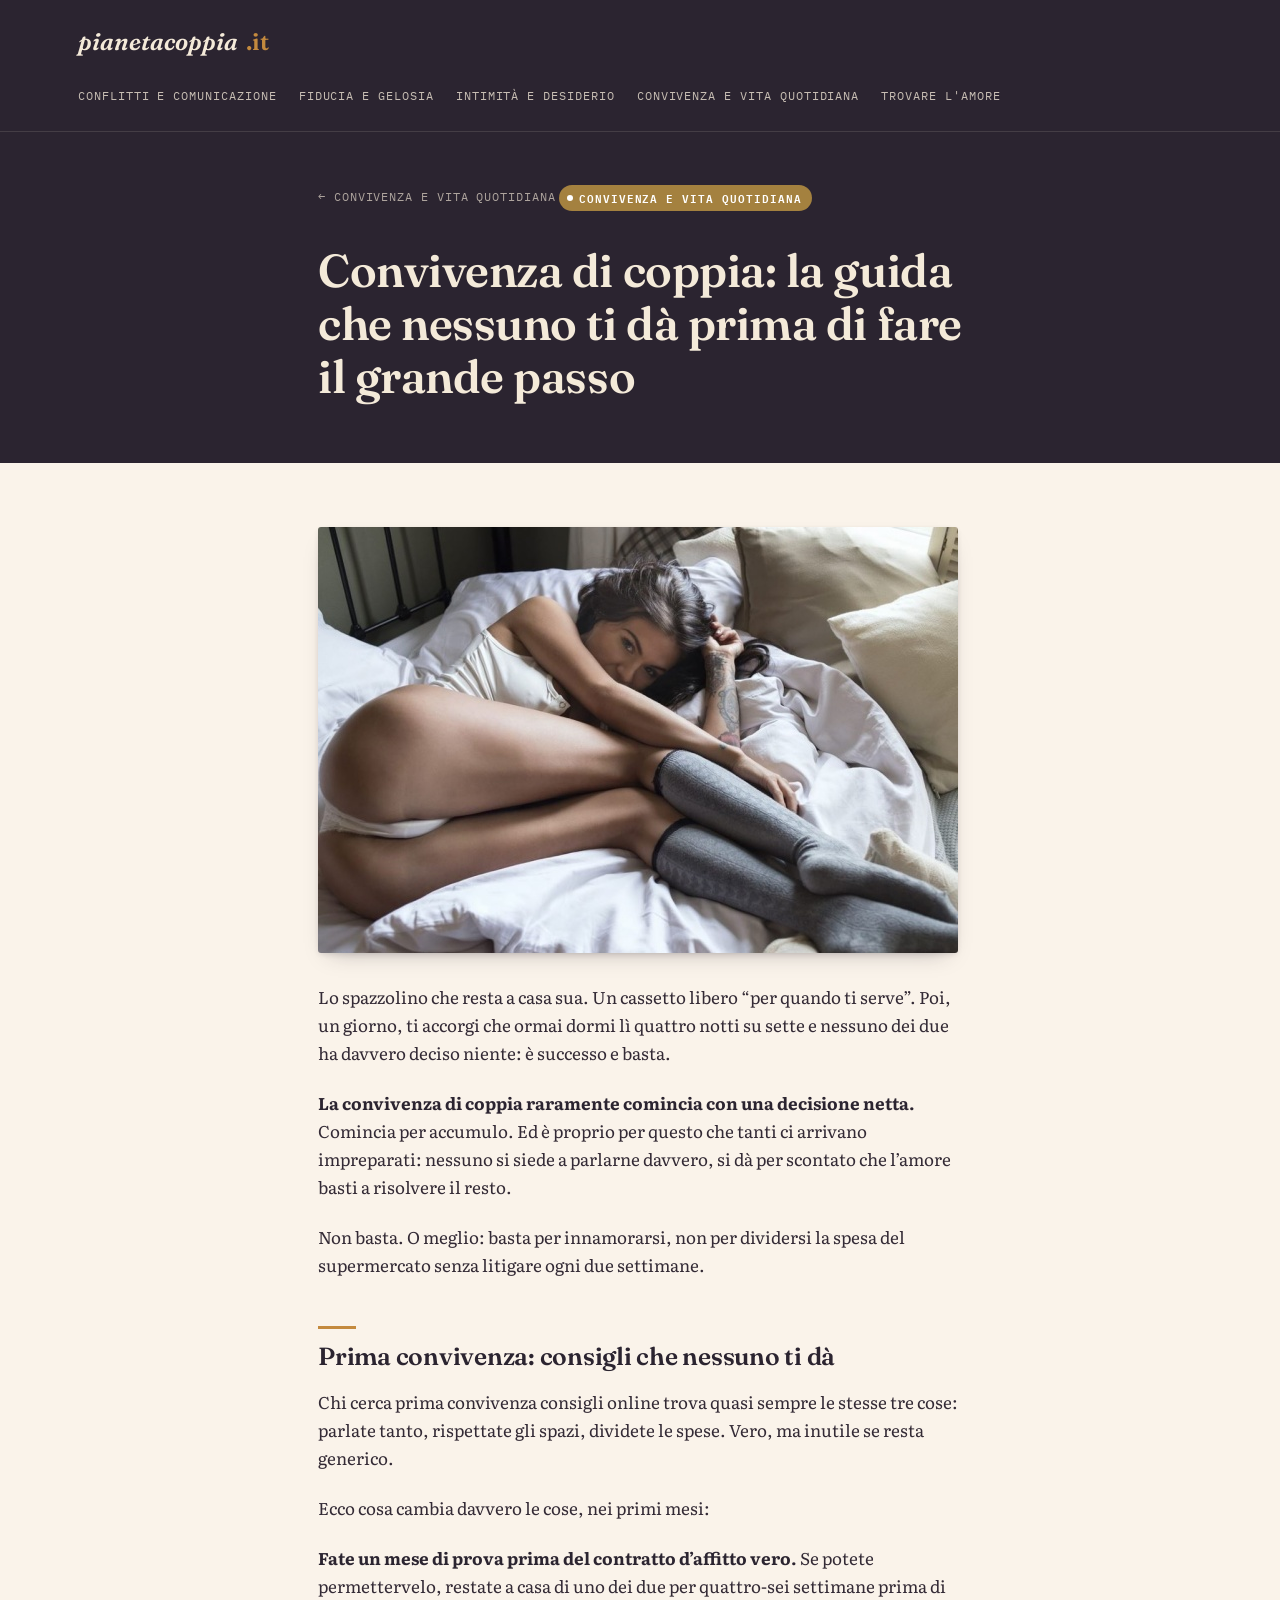
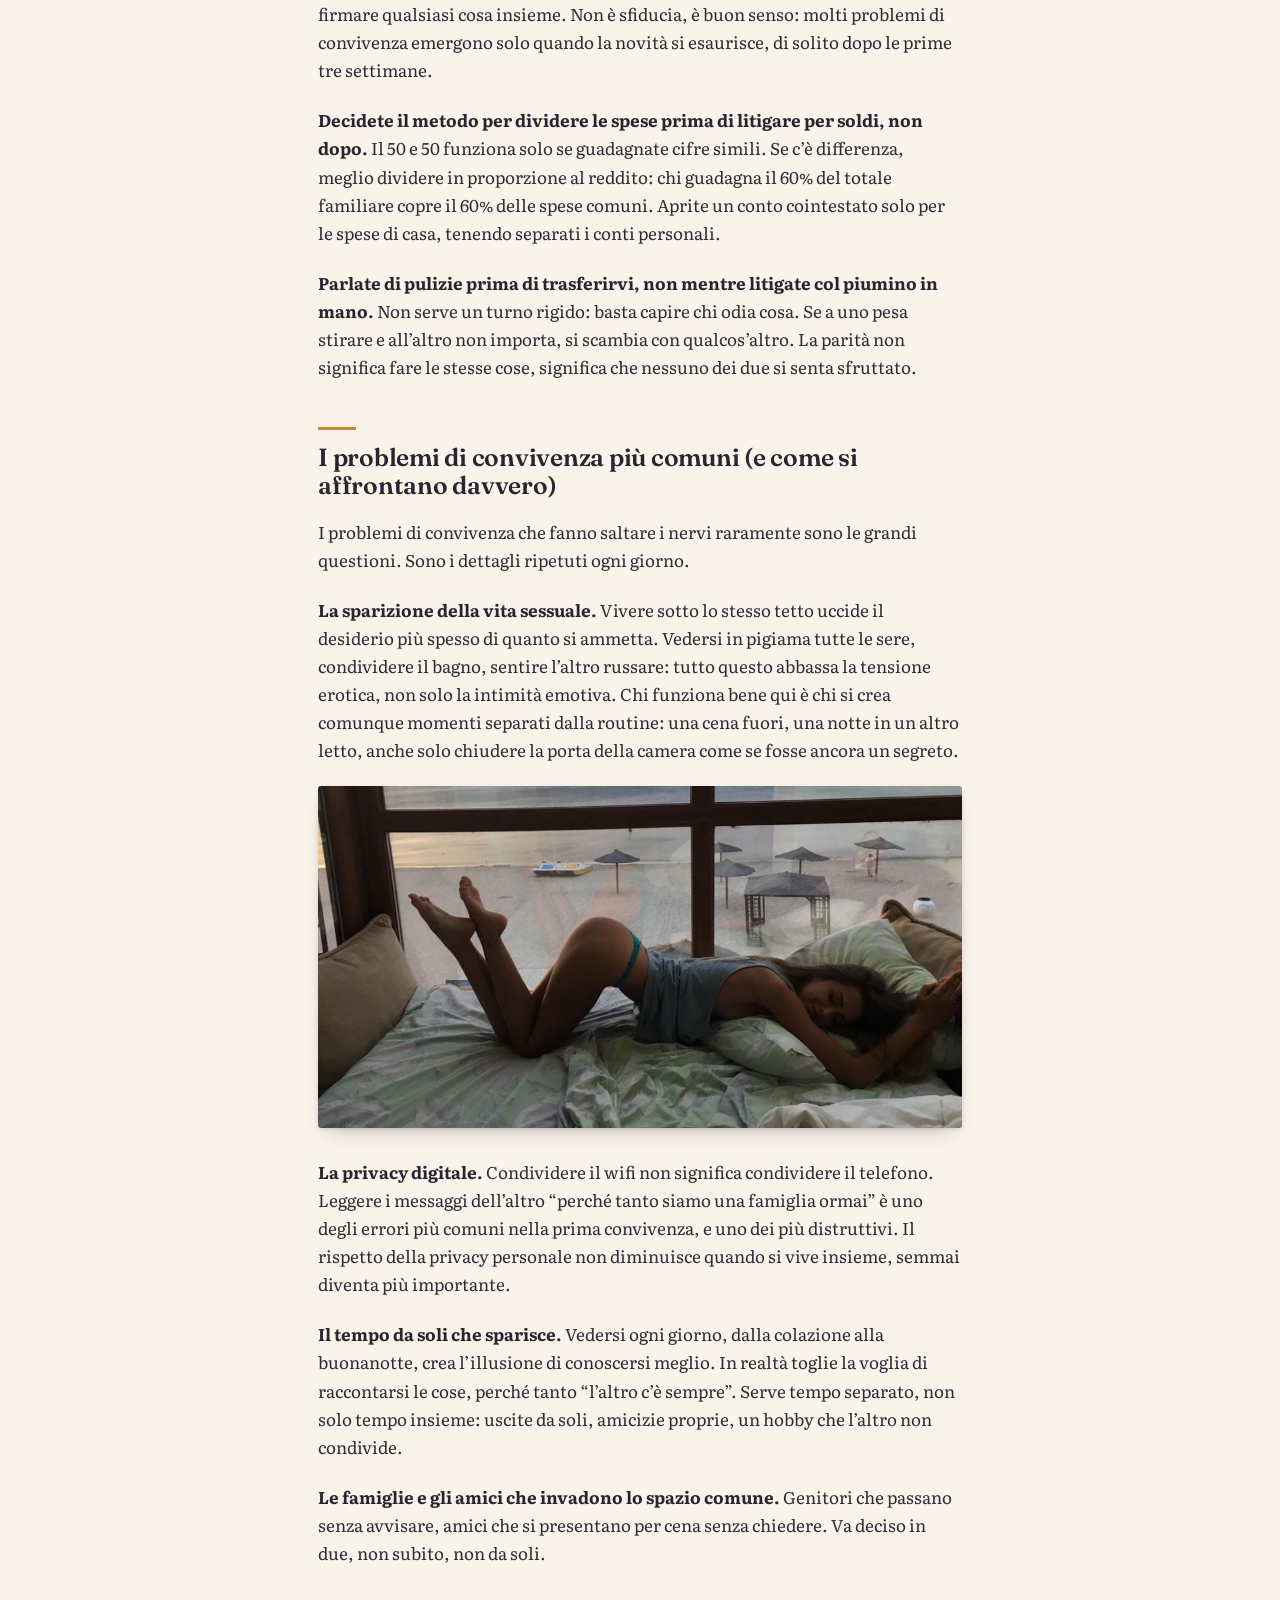
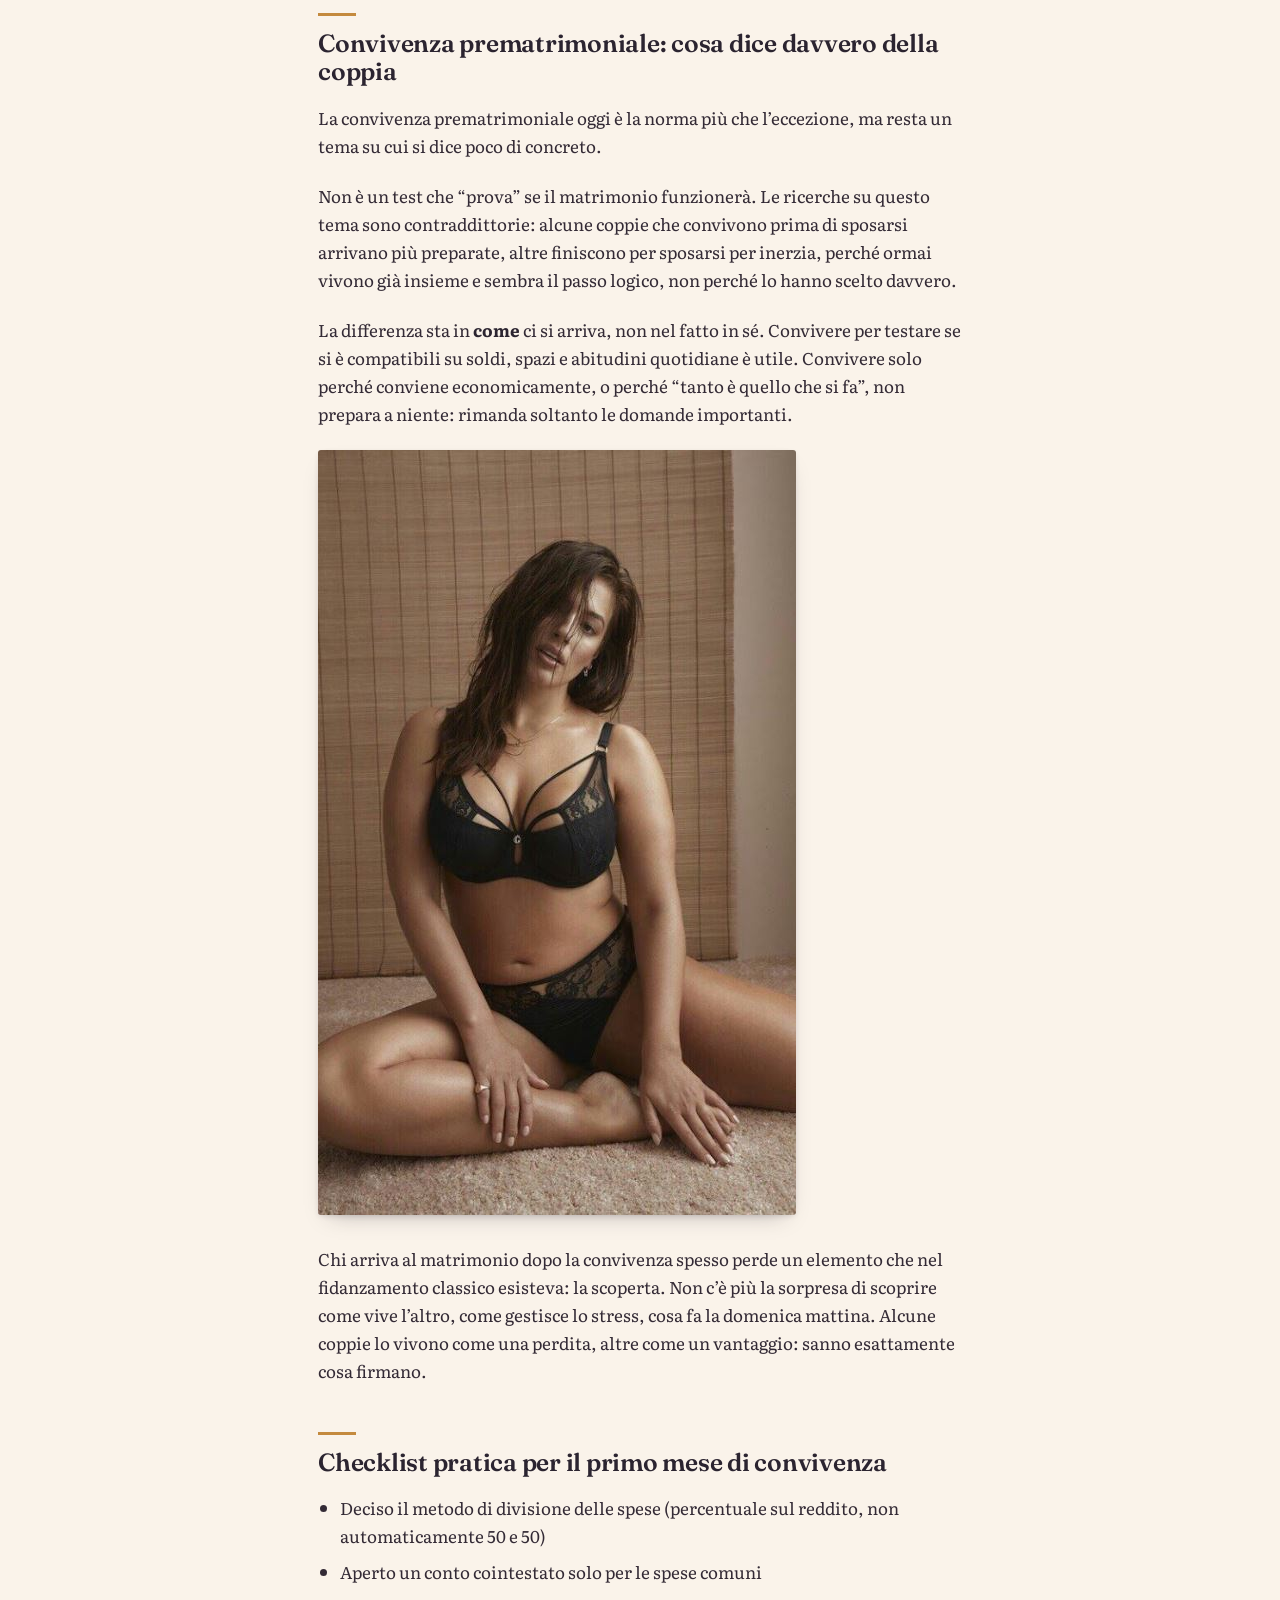
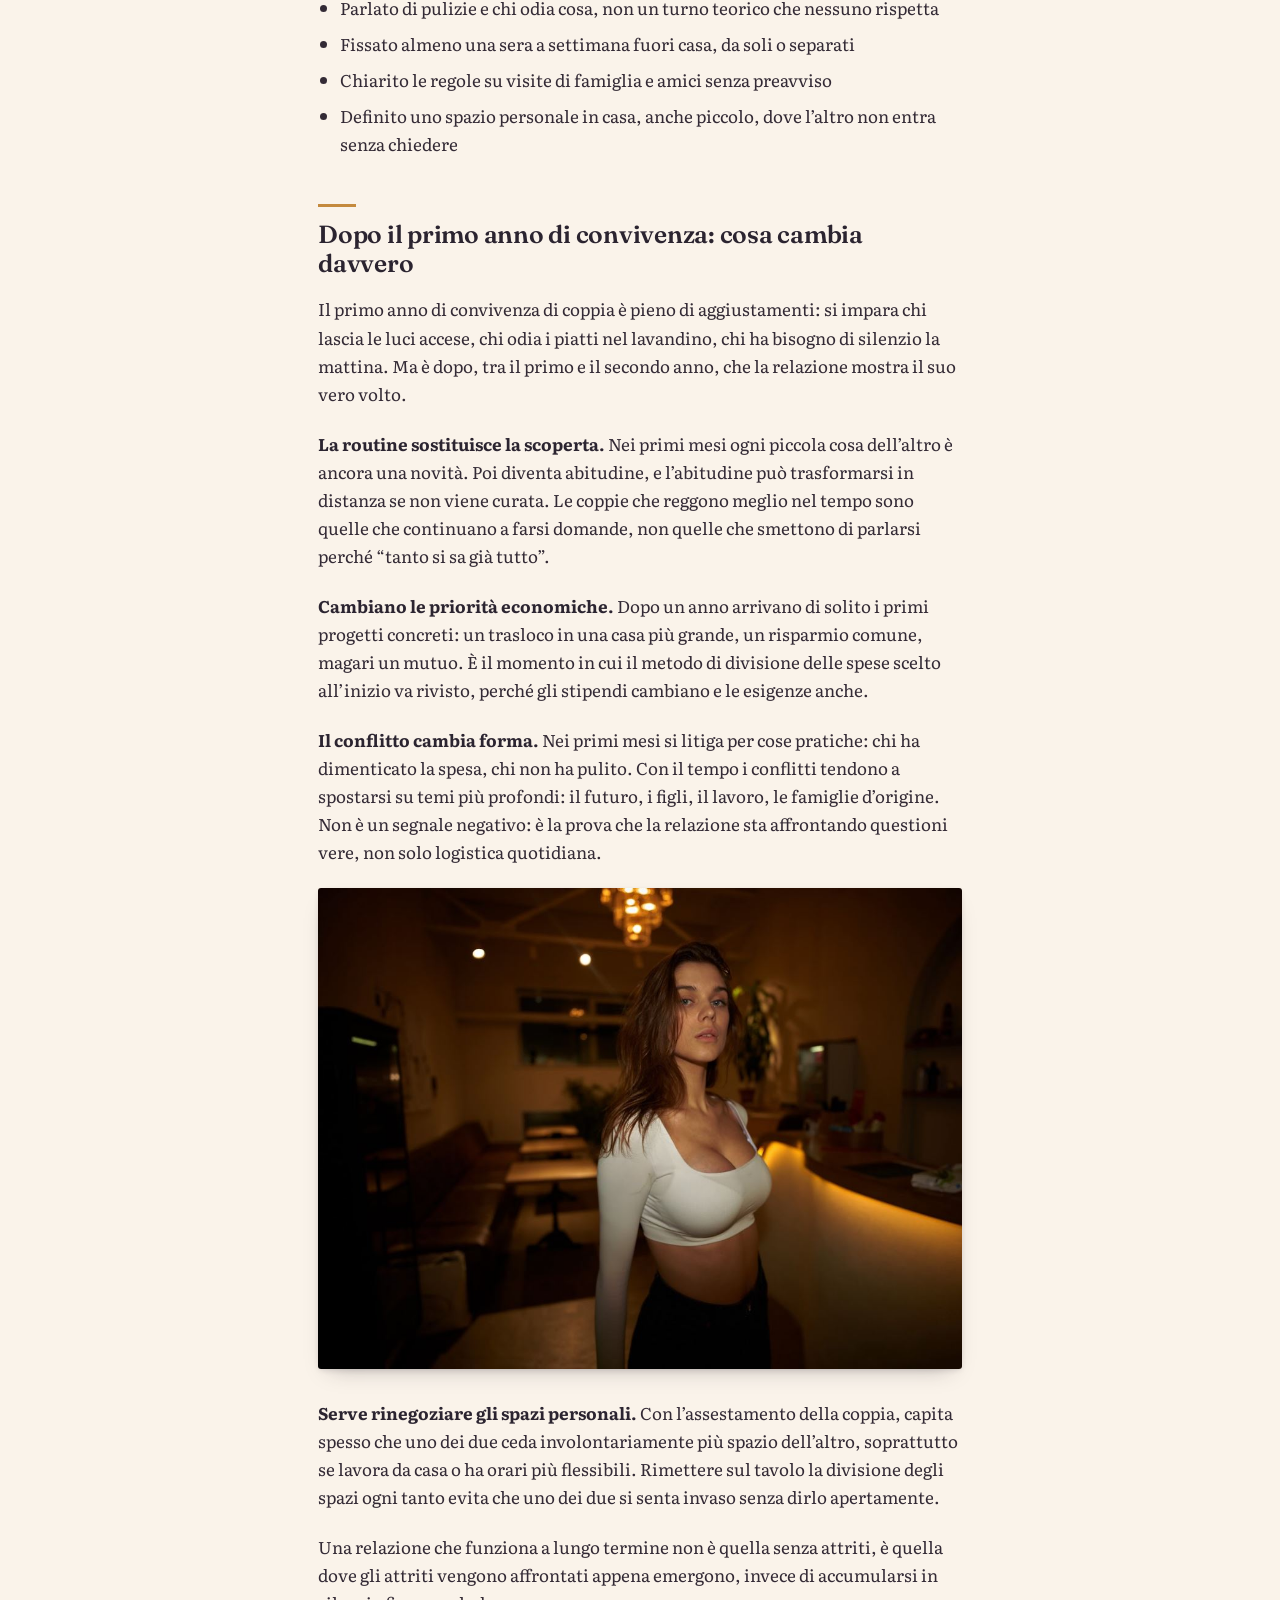
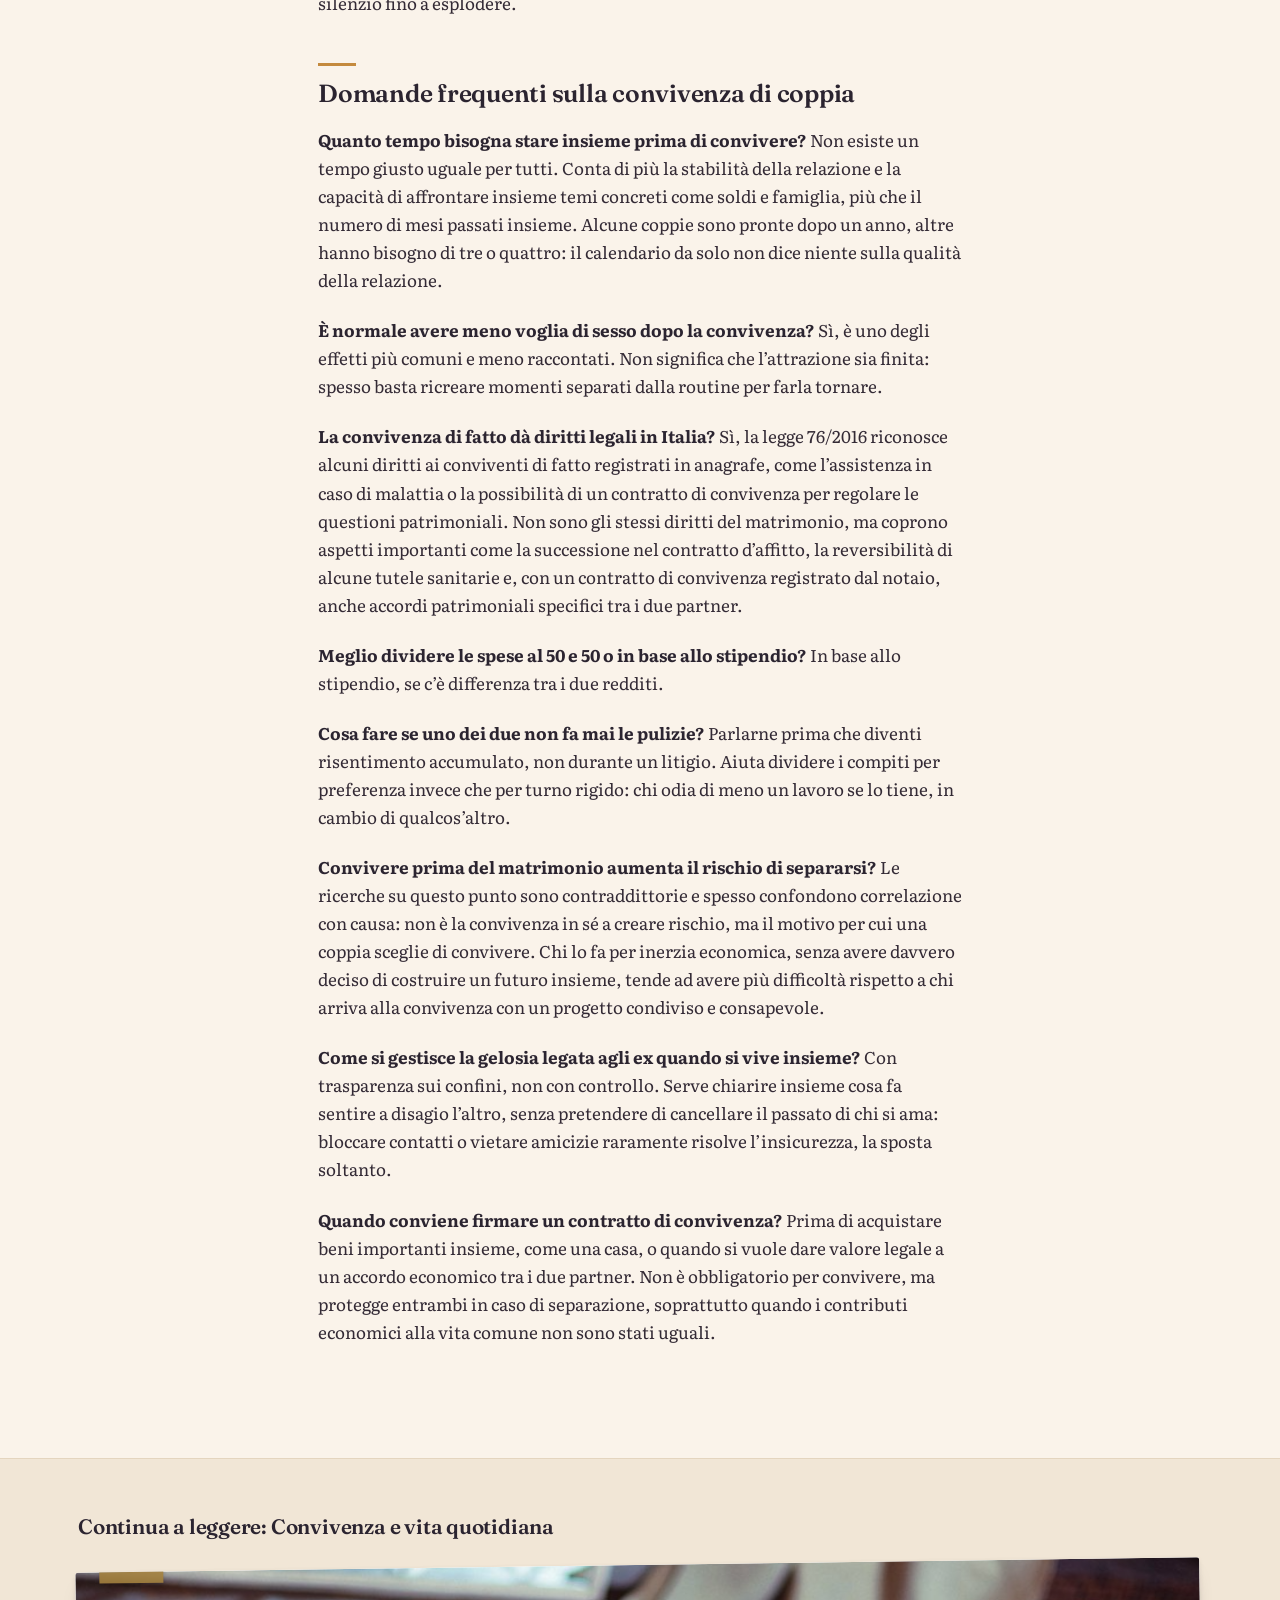
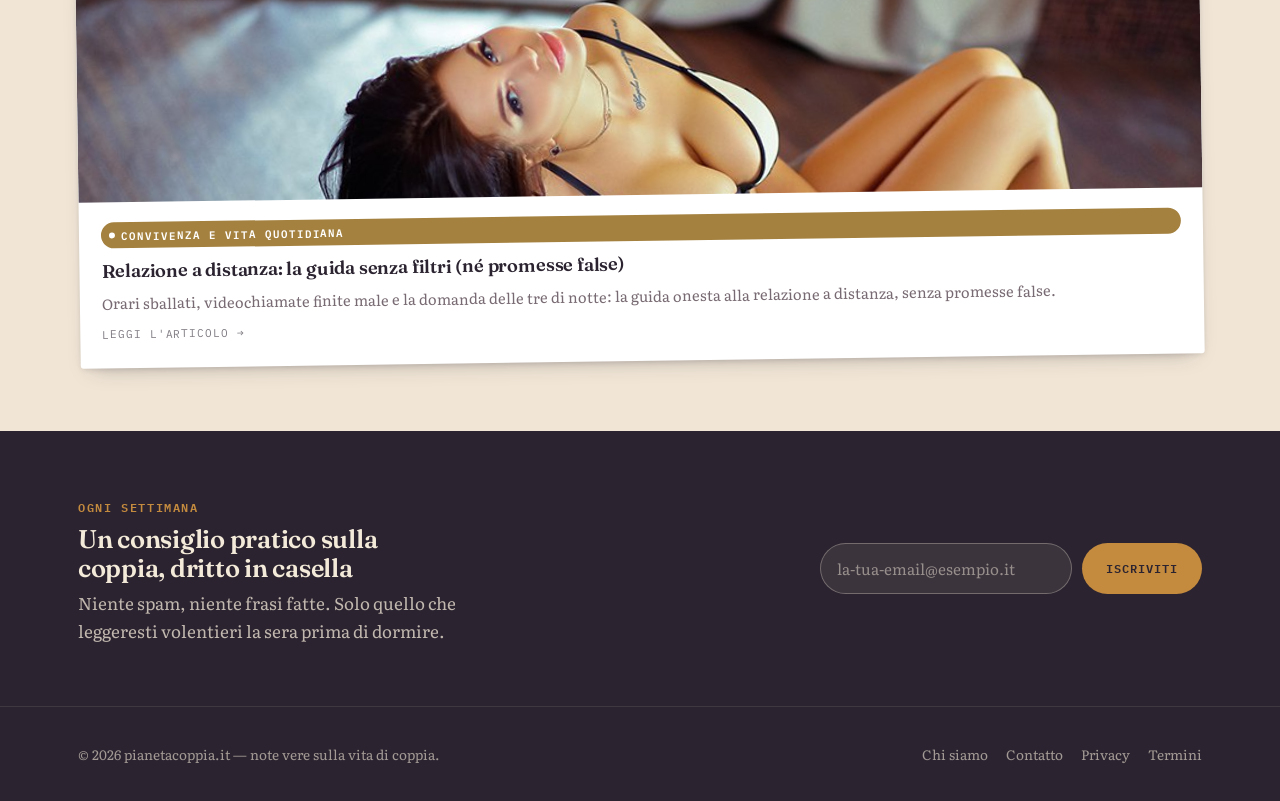
<file: articolo/convivenza-di-coppia.html>
<!doctype html>
<html lang="it">
<head>
<meta charset="utf-8">
<meta name="viewport" content="width=device-width, initial-scale=1">
<title>Convivenza di coppia: la guida che nessuno ti dà prima di fare il grande passo — pianetacoppia.it</title>
<meta name="description" content="Prima convivenza consigli, problemi di convivenza più comuni e cosa significa davvero la convivenza prematrimoniale. Una guida pratica, senza frasi fatte.">
<link rel="stylesheet" href="../css/style.css">
</head>
<body>
<header class="site-header">
  <div class="wrap">
    <a class="logo" href="../index.html">pianetacoppia<span class="dot">.it</span></a>
    <nav class="main-nav">
      <a href="../index.html#conflitti">Conflitti e comunicazione</a>
      <a href="../index.html#fiducia">Fiducia e gelosia</a>
      <a href="../index.html#intimita">Intimità e desiderio</a>
      <a href="../index.html#convivenza">Convivenza e vita quotidiana</a>
      <a href="../index.html#trovare">Trovare l'amore</a>
    </nav>
  </div>
</header>
<div class="article-head">
  <div class="wrap" style="max-width:700px;margin:0 auto;">
    <a class="back" href="../index.html#convivenza">&larr; Convivenza e vita quotidiana</a>
    <span class="tag cat-convivenza">Convivenza e vita quotidiana</span>
    <h1>Convivenza di coppia: la guida che nessuno ti dà prima di fare il grande passo</h1>
  </div>
</div>
<main>
  <article class="article-wrap">
    <p><img src="../img/convivenza-di-coppia/img0.jpg" /></p>
<p>Lo spazzolino che resta a casa sua. Un cassetto libero “per quando ti serve”. Poi, un giorno, ti accorgi che ormai dormi lì quattro notti su sette e nessuno dei due ha davvero deciso niente: è successo e basta.</p>
<p><strong>La convivenza di coppia raramente comincia con una decisione netta.</strong> Comincia per accumulo. Ed è proprio per questo che tanti ci arrivano impreparati: nessuno si siede a parlarne davvero, si dà per scontato che l’amore basti a risolvere il resto.</p>
<p>Non basta. O meglio: basta per innamorarsi, non per dividersi la spesa del supermercato senza litigare ogni due settimane.</p>
<h2 id="prima-convivenza-consigli-che-nessuno-ti-dà">Prima convivenza: consigli che nessuno ti dà</h2>
<p>Chi cerca prima convivenza consigli online trova quasi sempre le stesse tre cose: parlate tanto, rispettate gli spazi, dividete le spese. Vero, ma inutile se resta generico.</p>
<p>Ecco cosa cambia davvero le cose, nei primi mesi:</p>
<p><strong>Fate un mese di prova prima del contratto d’affitto vero.</strong> Se potete permettervelo, restate a casa di uno dei due per quattro-sei settimane prima di firmare qualsiasi cosa insieme. Non è sfiducia, è buon senso: molti problemi di convivenza emergono solo quando la novità si esaurisce, di solito dopo le prime tre settimane.</p>
<p><strong>Decidete il metodo per dividere le spese prima di litigare per soldi, non dopo.</strong> Il 50 e 50 funziona solo se guadagnate cifre simili. Se c’è differenza, meglio dividere in proporzione al reddito: chi guadagna il 60% del totale familiare copre il 60% delle spese comuni. Aprite un conto cointestato solo per le spese di casa, tenendo separati i conti personali.</p>
<p><strong>Parlate di pulizie prima di trasferirvi, non mentre litigate col piumino in mano.</strong> Non serve un turno rigido: basta capire chi odia cosa. Se a uno pesa stirare e all’altro non importa, si scambia con qualcos’altro. La parità non significa fare le stesse cose, significa che nessuno dei due si senta sfruttato.</p>
<h2 id="i-problemi-di-convivenza-più-comuni-e-come-si-affrontano-davvero">I problemi di convivenza più comuni (e come si affrontano davvero)</h2>
<p>I problemi di convivenza che fanno saltare i nervi raramente sono le grandi questioni. Sono i dettagli ripetuti ogni giorno.</p>
<p><strong>La sparizione della vita sessuale.</strong> Vivere sotto lo stesso tetto uccide il desiderio più spesso di quanto si ammetta. Vedersi in pigiama tutte le sere, condividere il bagno, sentire l’altro russare: tutto questo abbassa la tensione erotica, non solo la intimità emotiva. Chi funziona bene qui è chi si crea comunque momenti separati dalla routine: una cena fuori, una notte in un altro letto, anche solo chiudere la porta della camera come se fosse ancora un segreto.</p>
<p><img src="../img/convivenza-di-coppia/img1.jpg" /></p>
<p><strong>La privacy digitale.</strong> Condividere il wifi non significa condividere il telefono. Leggere i messaggi dell’altro “perché tanto siamo una famiglia ormai” è uno degli errori più comuni nella prima convivenza, e uno dei più distruttivi. Il rispetto della privacy personale non diminuisce quando si vive insieme, semmai diventa più importante.</p>
<p><strong>Il tempo da soli che sparisce.</strong> Vedersi ogni giorno, dalla colazione alla buonanotte, crea l’illusione di conoscersi meglio. In realtà toglie la voglia di raccontarsi le cose, perché tanto “l’altro c’è sempre”. Serve tempo separato, non solo tempo insieme: uscite da soli, amicizie proprie, un hobby che l’altro non condivide.</p>
<p><strong>Le famiglie e gli amici che invadono lo spazio comune.</strong> Genitori che passano senza avvisare, amici che si presentano per cena senza chiedere. Va deciso in due, non subito, non da soli.</p>
<h2 id="convivenza-prematrimoniale-cosa-dice-davvero-della-coppia">Convivenza prematrimoniale: cosa dice davvero della coppia</h2>
<p>La convivenza prematrimoniale oggi è la norma più che l’eccezione, ma resta un tema su cui si dice poco di concreto.</p>
<p>Non è un test che “prova” se il matrimonio funzionerà. Le ricerche su questo tema sono contraddittorie: alcune coppie che convivono prima di sposarsi arrivano più preparate, altre finiscono per sposarsi per inerzia, perché ormai vivono già insieme e sembra il passo logico, non perché lo hanno scelto davvero.</p>
<p>La differenza sta in <strong>come</strong> ci si arriva, non nel fatto in sé. Convivere per testare se si è compatibili su soldi, spazi e abitudini quotidiane è utile. Convivere solo perché conviene economicamente, o perché “tanto è quello che si fa”, non prepara a niente: rimanda soltanto le domande importanti.</p>
<p><img src="../img/convivenza-di-coppia/img2.jpg" /></p>
<p>Chi arriva al matrimonio dopo la convivenza spesso perde un elemento che nel fidanzamento classico esisteva: la scoperta. Non c’è più la sorpresa di scoprire come vive l’altro, come gestisce lo stress, cosa fa la domenica mattina. Alcune coppie lo vivono come una perdita, altre come un vantaggio: sanno esattamente cosa firmano.</p>
<h2 id="checklist-pratica-per-il-primo-mese-di-convivenza">Checklist pratica per il primo mese di convivenza</h2>
<ul>
<li>Deciso il metodo di divisione delle spese (percentuale sul reddito, non automaticamente 50 e 50)</li>
<li>Aperto un conto cointestato solo per le spese comuni</li>
<li>Parlato di pulizie e chi odia cosa, non un turno teorico che nessuno rispetta</li>
<li>Fissato almeno una sera a settimana fuori casa, da soli o separati</li>
<li>Chiarito le regole su visite di famiglia e amici senza preavviso</li>
<li>Definito uno spazio personale in casa, anche piccolo, dove l’altro non entra senza chiedere</li>
</ul>
<h2 id="dopo-il-primo-anno-di-convivenza-cosa-cambia-davvero">Dopo il primo anno di convivenza: cosa cambia davvero</h2>
<p>Il primo anno di convivenza di coppia è pieno di aggiustamenti: si impara chi lascia le luci accese, chi odia i piatti nel lavandino, chi ha bisogno di silenzio la mattina. Ma è dopo, tra il primo e il secondo anno, che la relazione mostra il suo vero volto.</p>
<p><strong>La routine sostituisce la scoperta.</strong> Nei primi mesi ogni piccola cosa dell’altro è ancora una novità. Poi diventa abitudine, e l’abitudine può trasformarsi in distanza se non viene curata. Le coppie che reggono meglio nel tempo sono quelle che continuano a farsi domande, non quelle che smettono di parlarsi perché “tanto si sa già tutto”.</p>
<p><strong>Cambiano le priorità economiche.</strong> Dopo un anno arrivano di solito i primi progetti concreti: un trasloco in una casa più grande, un risparmio comune, magari un mutuo. È il momento in cui il metodo di divisione delle spese scelto all’inizio va rivisto, perché gli stipendi cambiano e le esigenze anche.</p>
<p><strong>Il conflitto cambia forma.</strong> Nei primi mesi si litiga per cose pratiche: chi ha dimenticato la spesa, chi non ha pulito. Con il tempo i conflitti tendono a spostarsi su temi più profondi: il futuro, i figli, il lavoro, le famiglie d’origine. Non è un segnale negativo: è la prova che la relazione sta affrontando questioni vere, non solo logistica quotidiana.</p>
<p><img src="../img/convivenza-di-coppia/img3.jpg" /></p>
<p><strong>Serve rinegoziare gli spazi personali.</strong> Con l’assestamento della coppia, capita spesso che uno dei due ceda involontariamente più spazio dell’altro, soprattutto se lavora da casa o ha orari più flessibili. Rimettere sul tavolo la divisione degli spazi ogni tanto evita che uno dei due si senta invaso senza dirlo apertamente.</p>
<p>Una relazione che funziona a lungo termine non è quella senza attriti, è quella dove gli attriti vengono affrontati appena emergono, invece di accumularsi in silenzio fino a esplodere.</p>
<h2 id="domande-frequenti-sulla-convivenza-di-coppia">Domande frequenti sulla convivenza di coppia</h2>
<p><strong>Quanto tempo bisogna stare insieme prima di convivere?</strong> Non esiste un tempo giusto uguale per tutti. Conta di più la stabilità della relazione e la capacità di affrontare insieme temi concreti come soldi e famiglia, più che il numero di mesi passati insieme. Alcune coppie sono pronte dopo un anno, altre hanno bisogno di tre o quattro: il calendario da solo non dice niente sulla qualità della relazione.</p>
<p><strong>È normale avere meno voglia di sesso dopo la convivenza?</strong> Sì, è uno degli effetti più comuni e meno raccontati. Non significa che l’attrazione sia finita: spesso basta ricreare momenti separati dalla routine per farla tornare.</p>
<p><strong>La convivenza di fatto dà diritti legali in Italia?</strong> Sì, la legge 76/2016 riconosce alcuni diritti ai conviventi di fatto registrati in anagrafe, come l’assistenza in caso di malattia o la possibilità di un contratto di convivenza per regolare le questioni patrimoniali. Non sono gli stessi diritti del matrimonio, ma coprono aspetti importanti come la successione nel contratto d’affitto, la reversibilità di alcune tutele sanitarie e, con un contratto di convivenza registrato dal notaio, anche accordi patrimoniali specifici tra i due partner.</p>
<p><strong>Meglio dividere le spese al 50 e 50 o in base allo stipendio?</strong> In base allo stipendio, se c’è differenza tra i due redditi.</p>
<p><strong>Cosa fare se uno dei due non fa mai le pulizie?</strong> Parlarne prima che diventi risentimento accumulato, non durante un litigio. Aiuta dividere i compiti per preferenza invece che per turno rigido: chi odia di meno un lavoro se lo tiene, in cambio di qualcos’altro.</p>
<p><strong>Convivere prima del matrimonio aumenta il rischio di separarsi?</strong> Le ricerche su questo punto sono contraddittorie e spesso confondono correlazione con causa: non è la convivenza in sé a creare rischio, ma il motivo per cui una coppia sceglie di convivere. Chi lo fa per inerzia economica, senza avere davvero deciso di costruire un futuro insieme, tende ad avere più difficoltà rispetto a chi arriva alla convivenza con un progetto condiviso e consapevole.</p>
<p><strong>Come si gestisce la gelosia legata agli ex quando si vive insieme?</strong> Con trasparenza sui confini, non con controllo. Serve chiarire insieme cosa fa sentire a disagio l’altro, senza pretendere di cancellare il passato di chi si ama: bloccare contatti o vietare amicizie raramente risolve l’insicurezza, la sposta soltanto.</p>
<p><strong>Quando conviene firmare un contratto di convivenza?</strong> Prima di acquistare beni importanti insieme, come una casa, o quando si vuole dare valore legale a un accordo economico tra i due partner. Non è obbligatorio per convivere, ma protegge entrambi in caso di separazione, soprattutto quando i contributi economici alla vita comune non sono stati uguali.</p>

  </article>
<div class="related">
  <div class="wrap">
    <h2>Continua a leggere: Convivenza e vita quotidiana</h2>
    <div class="board">
<a class="note cat-convivenza" href="../articolo/relazione-a-distanza.html">
  <span class="tape"></span>
  <img class="thumb" src="../img/relazione-a-distanza/img0.png" alt="Relazione a distanza: la guida senza filtri (né promesse false)" loading="lazy">
  <div class="note-body">
    <span class="tag cat-convivenza">Convivenza e vita quotidiana</span>
    <h3>Relazione a distanza: la guida senza filtri (né promesse false)</h3>
    <p>Orari sballati, videochiamate finite male e la domanda delle tre di notte: la guida onesta alla relazione a distanza, senza promesse false.</p>
    <span class="read">Leggi l'articolo &rarr;</span>
  </div>
</a>
    </div>
  </div>
</div>
</main><div class="newsletter">
  <div class="wrap box">
    <div>
      <span class="eyebrow" style="color:var(--gold)">Ogni settimana</span>
      <h2>Un consiglio pratico sulla coppia, dritto in casella</h2>
      <p>Niente spam, niente frasi fatte. Solo quello che leggeresti volentieri la sera prima di dormire.</p>
    </div>
    <form onsubmit="return false;">
      <input type="email" placeholder="la-tua-email@esempio.it" required>
      <button type="submit">Iscriviti</button>
    </form>
  </div>
</div>
<footer>
  <div class="wrap">
    <span>&copy; <span id="year"></span> pianetacoppia.it — note vere sulla vita di coppia.</span>
    <nav>
      <a href="../index.html">Chi siamo</a>
      <a href="../index.html">Contatto</a>
      <a href="../index.html">Privacy</a>
      <a href="../index.html">Termini</a>
    </nav>
  </div>
</footer>

<script>
  document.getElementById("year").innerHTML = new Date().getFullYear();
</script>

</body>
</html>
</file>
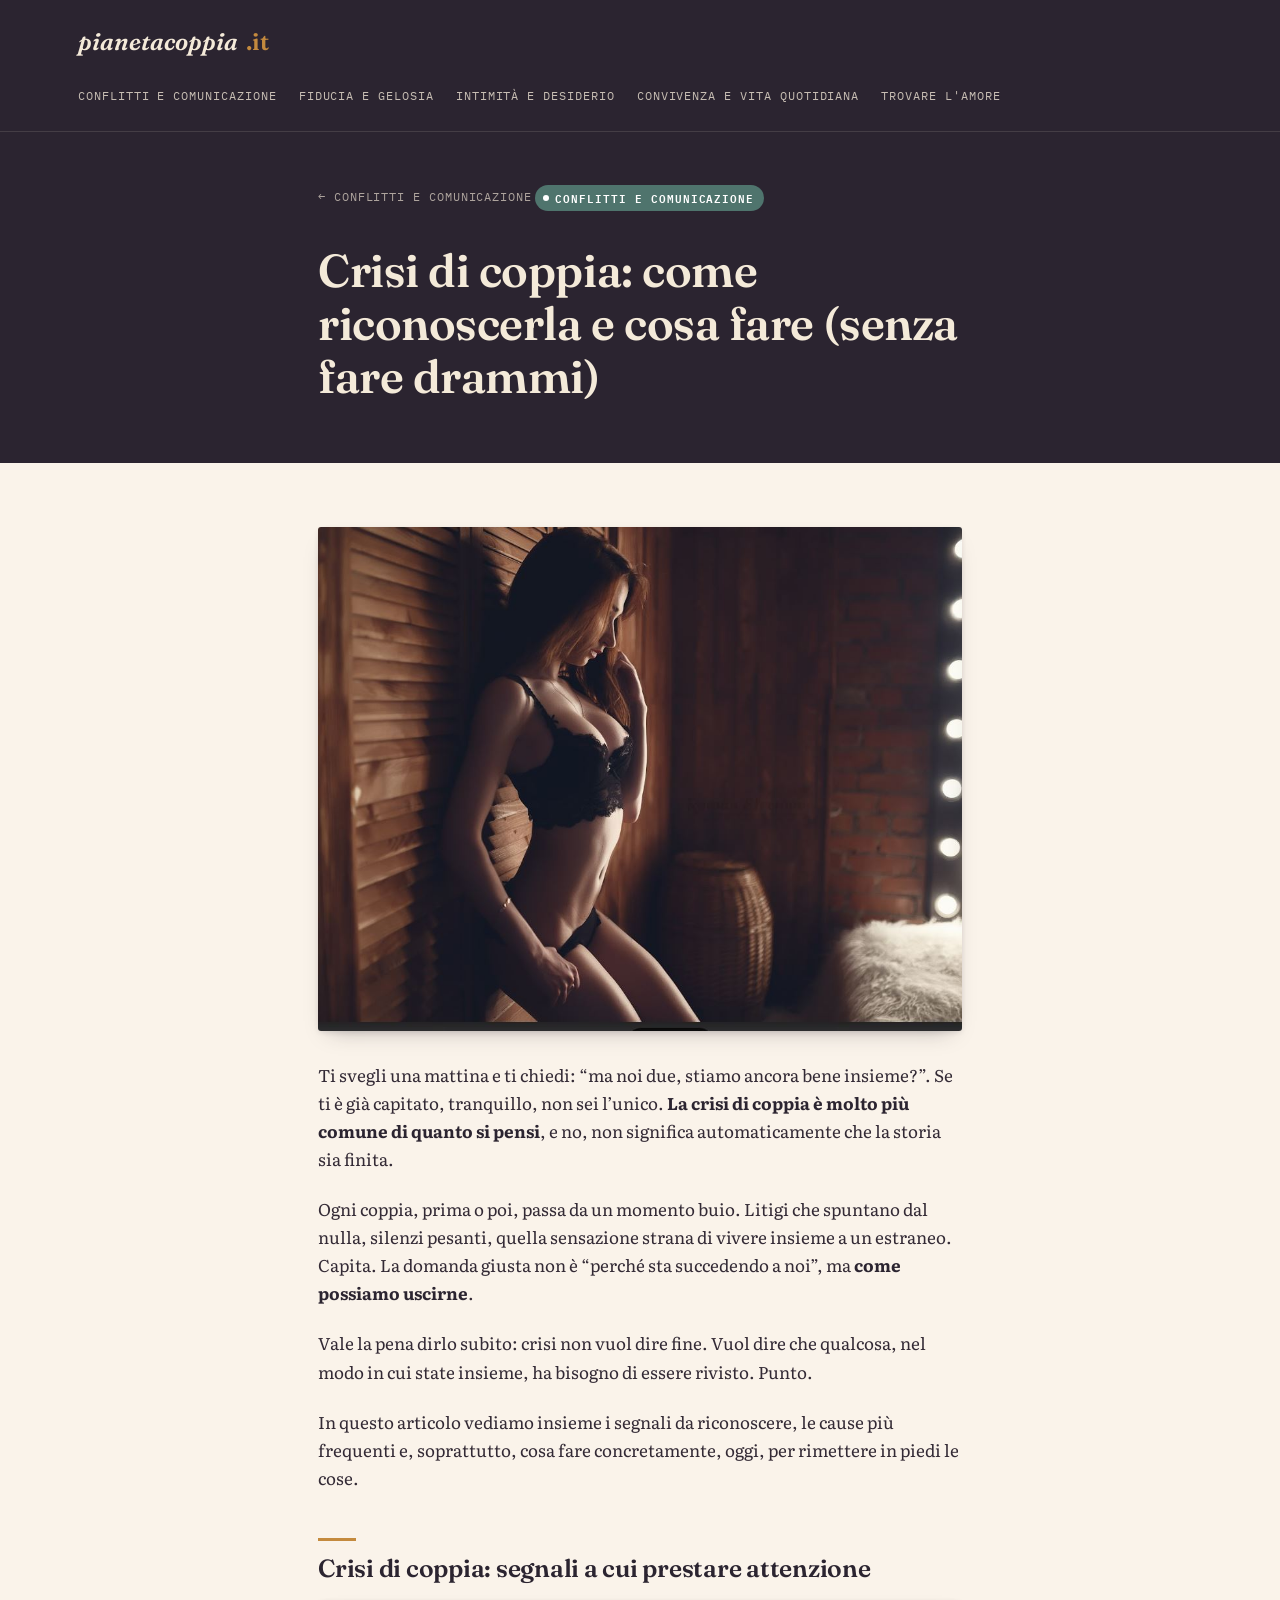
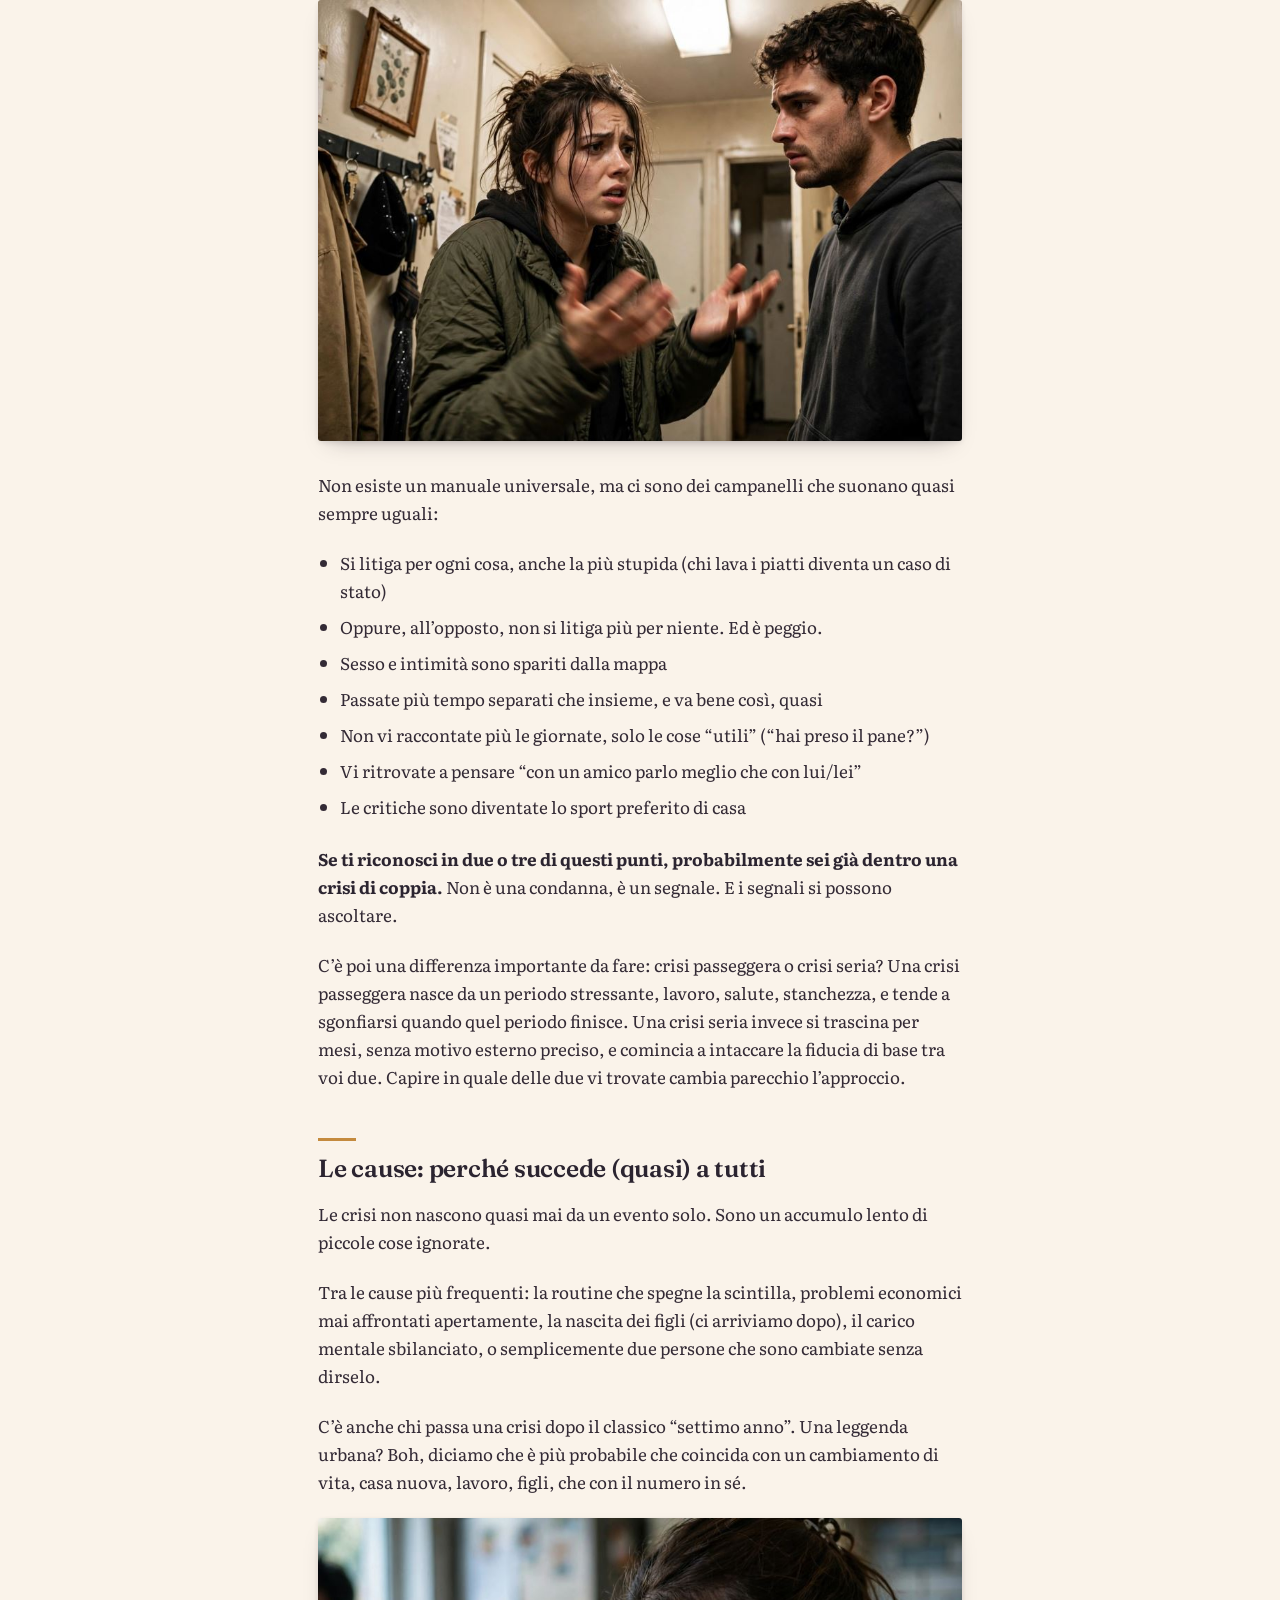
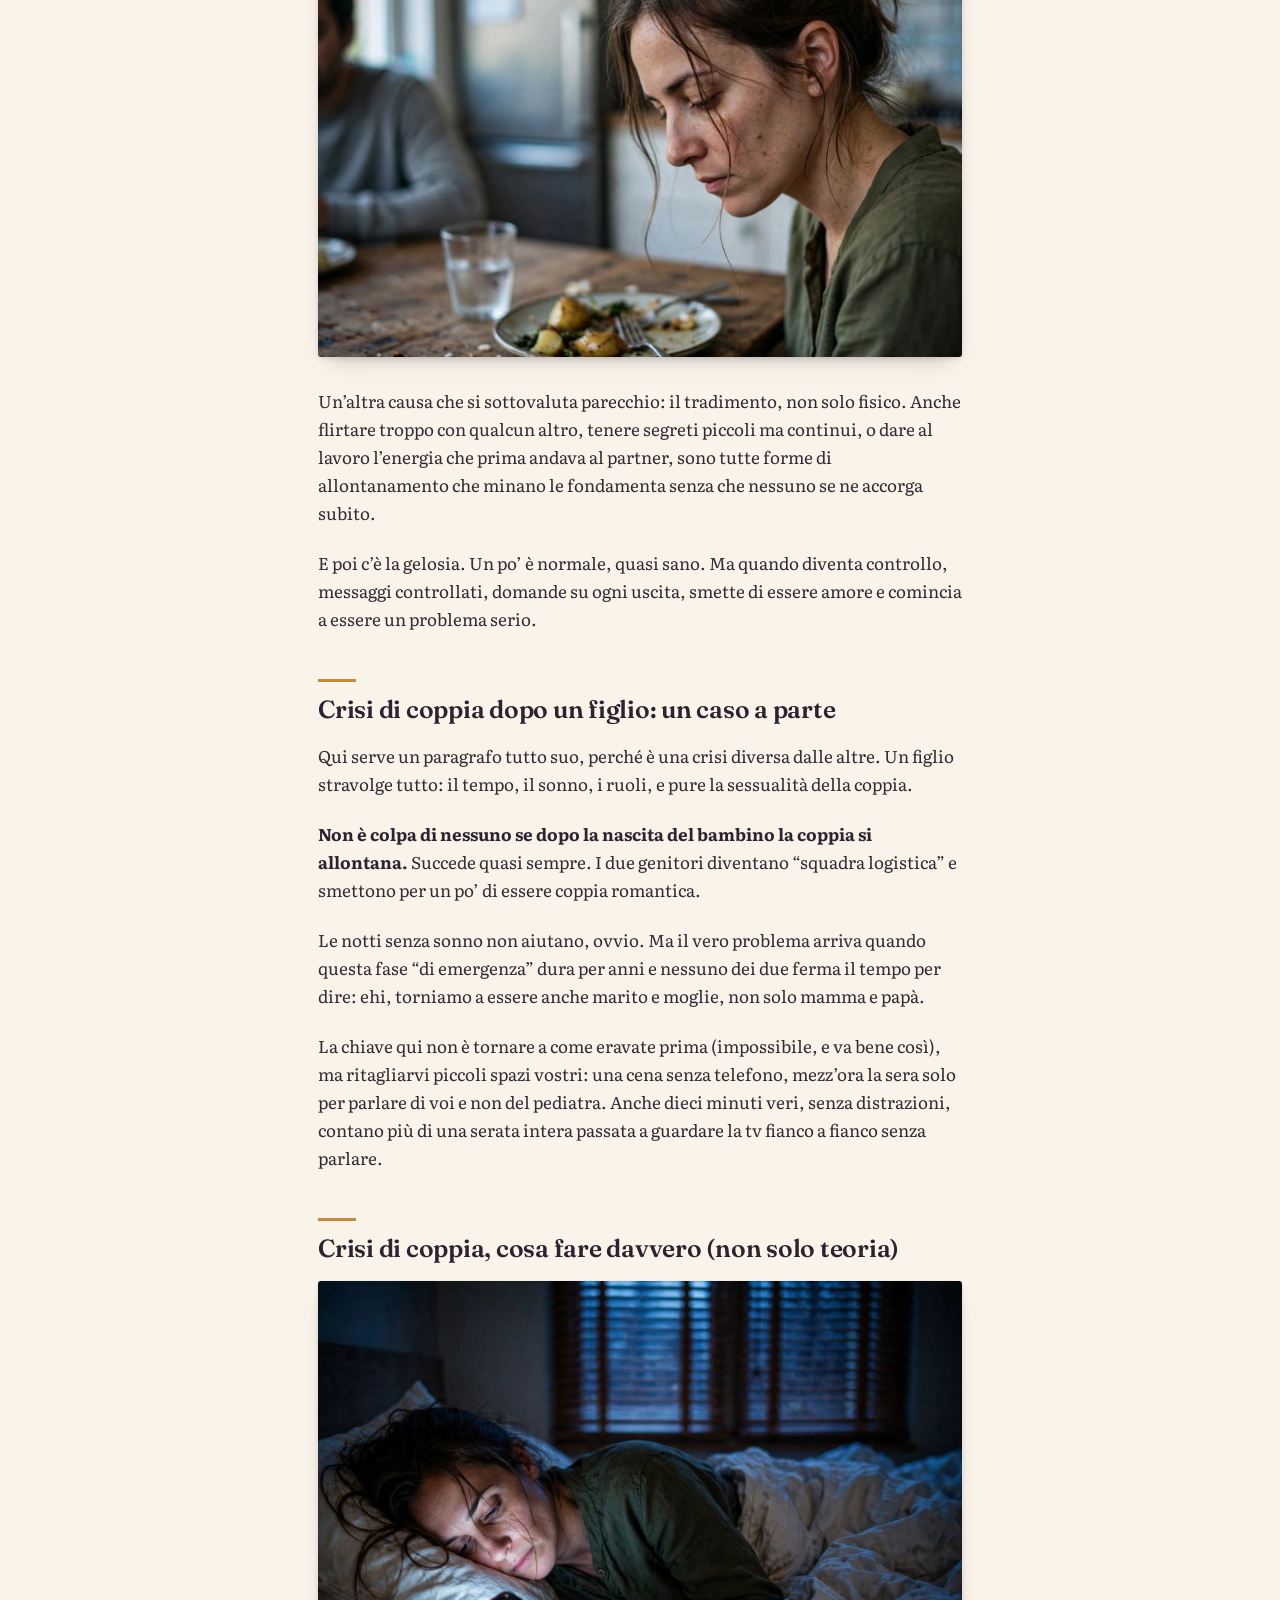
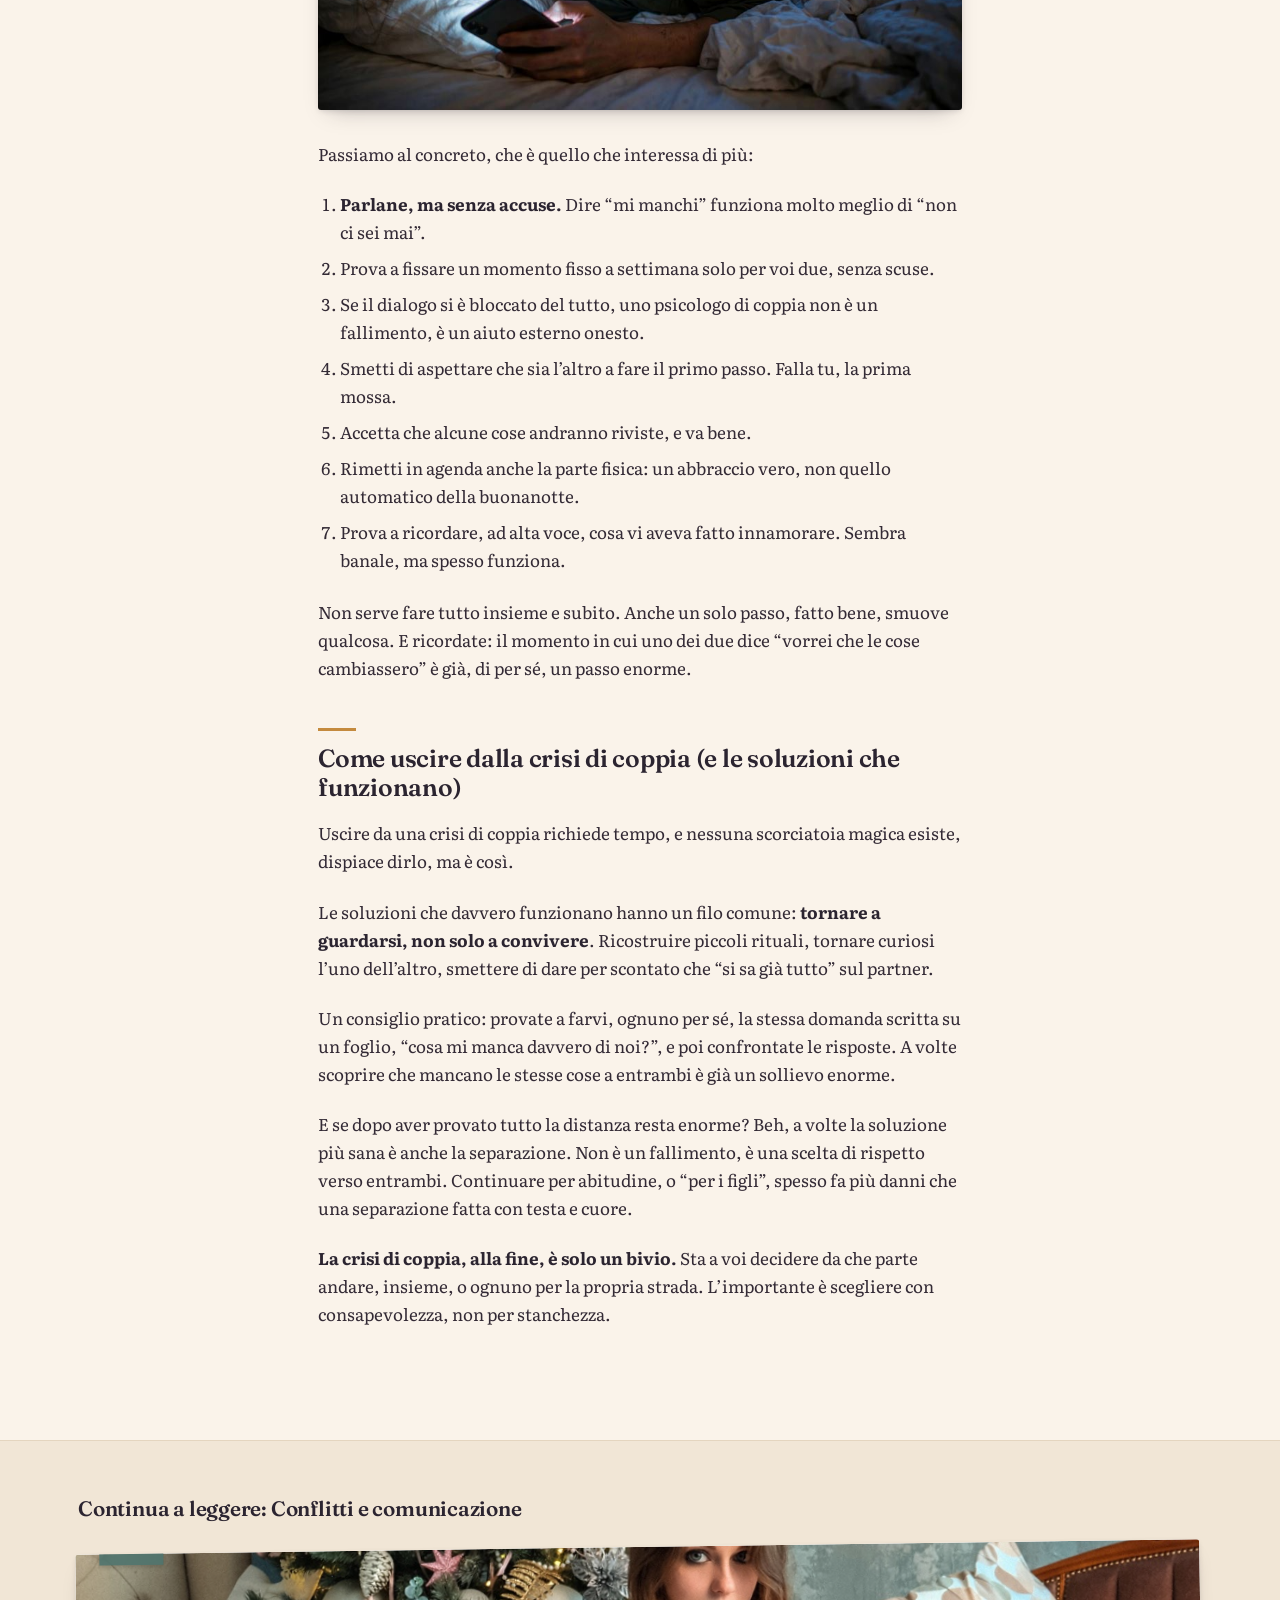
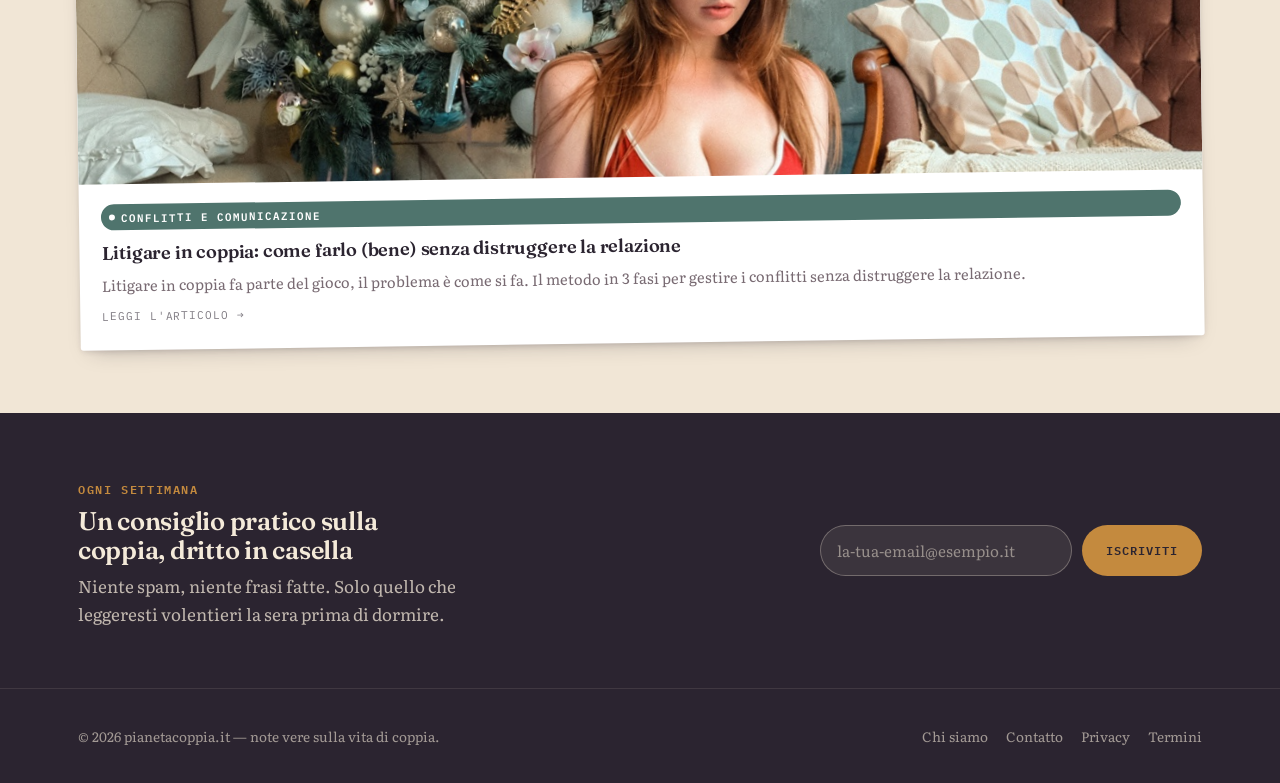
<file: articolo/crisi-di-coppia.html>
<!doctype html>
<html lang="it">
<head>
<meta charset="utf-8">
<meta name="viewport" content="width=device-width, initial-scale=1">
<title>Crisi di coppia: come riconoscerla e cosa fare (senza fare drammi) — pianetacoppia.it</title>
<meta name="description" content="Litigi improvvisi, silenzi pesanti, distanza che cresce: la crisi di coppia è più comune di quanto pensi. Segnali, cause e cosa fare per uscirne insieme.">
<link rel="stylesheet" href="../css/style.css">
</head>
<body>
<header class="site-header">
  <div class="wrap">
    <a class="logo" href="../index.html">pianetacoppia<span class="dot">.it</span></a>
    <nav class="main-nav">
      <a href="../index.html#conflitti">Conflitti e comunicazione</a>
      <a href="../index.html#fiducia">Fiducia e gelosia</a>
      <a href="../index.html#intimita">Intimità e desiderio</a>
      <a href="../index.html#convivenza">Convivenza e vita quotidiana</a>
      <a href="../index.html#trovare">Trovare l'amore</a>
    </nav>
  </div>
</header>
<div class="article-head">
  <div class="wrap" style="max-width:700px;margin:0 auto;">
    <a class="back" href="../index.html#conflitti">&larr; Conflitti e comunicazione</a>
    <span class="tag cat-conflitti">Conflitti e comunicazione</span>
    <h1>Crisi di coppia: come riconoscerla e cosa fare (senza fare drammi)</h1>
  </div>
</div>
<main>
  <article class="article-wrap">
    <p><img src="../img/crisi-di-coppia/img0.jpg" /></p>
<p>Ti svegli una mattina e ti chiedi: “ma noi due, stiamo ancora bene insieme?”. Se ti è già capitato, tranquillo, non sei l’unico. <strong>La crisi di coppia è molto più comune di quanto si pensi</strong>, e no, non significa automaticamente che la storia sia finita.</p>
<p>Ogni coppia, prima o poi, passa da un momento buio. Litigi che spuntano dal nulla, silenzi pesanti, quella sensazione strana di vivere insieme a un estraneo. Capita. La domanda giusta non è “perché sta succedendo a noi”, ma <strong>come possiamo uscirne</strong>.</p>
<p>Vale la pena dirlo subito: crisi non vuol dire fine. Vuol dire che qualcosa, nel modo in cui state insieme, ha bisogno di essere rivisto. Punto.</p>
<p>In questo articolo vediamo insieme i segnali da riconoscere, le cause più frequenti e, soprattutto, cosa fare concretamente, oggi, per rimettere in piedi le cose.</p>
<h2 id="crisi-di-coppia-segnali-a-cui-prestare-attenzione">Crisi di coppia: segnali a cui prestare attenzione</h2>
<p><img src="../img/crisi-di-coppia/img1.jpg" /></p>
<p>Non esiste un manuale universale, ma ci sono dei campanelli che suonano quasi sempre uguali:</p>
<ul>
<li>Si litiga per ogni cosa, anche la più stupida (chi lava i piatti diventa un caso di stato)</li>
<li>Oppure, all’opposto, non si litiga più per niente. Ed è peggio.</li>
<li>Sesso e intimità sono spariti dalla mappa</li>
<li>Passate più tempo separati che insieme, e va bene così, quasi</li>
<li>Non vi raccontate più le giornate, solo le cose “utili” (“hai preso il pane?”)</li>
<li>Vi ritrovate a pensare “con un amico parlo meglio che con lui/lei”</li>
<li>Le critiche sono diventate lo sport preferito di casa</li>
</ul>
<p><strong>Se ti riconosci in due o tre di questi punti, probabilmente sei già dentro una crisi di coppia.</strong> Non è una condanna, è un segnale. E i segnali si possono ascoltare.</p>
<p>C’è poi una differenza importante da fare: crisi passeggera o crisi seria? Una crisi passeggera nasce da un periodo stressante, lavoro, salute, stanchezza, e tende a sgonfiarsi quando quel periodo finisce. Una crisi seria invece si trascina per mesi, senza motivo esterno preciso, e comincia a intaccare la fiducia di base tra voi due. Capire in quale delle due vi trovate cambia parecchio l’approccio.</p>
<h2 id="le-cause-perché-succede-quasi-a-tutti">Le cause: perché succede (quasi) a tutti</h2>
<p>Le crisi non nascono quasi mai da un evento solo. Sono un accumulo lento di piccole cose ignorate.</p>
<p>Tra le cause più frequenti: la routine che spegne la scintilla, problemi economici mai affrontati apertamente, la nascita dei figli (ci arriviamo dopo), il carico mentale sbilanciato, o semplicemente due persone che sono cambiate senza dirselo.</p>
<p>C’è anche chi passa una crisi dopo il classico “settimo anno”. Una leggenda urbana? Boh, diciamo che è più probabile che coincida con un cambiamento di vita, casa nuova, lavoro, figli, che con il numero in sé.</p>
<p><img src="../img/crisi-di-coppia/img2.jpg" /></p>
<p>Un’altra causa che si sottovaluta parecchio: il tradimento, non solo fisico. Anche flirtare troppo con qualcun altro, tenere segreti piccoli ma continui, o dare al lavoro l’energia che prima andava al partner, sono tutte forme di allontanamento che minano le fondamenta senza che nessuno se ne accorga subito.</p>
<p>E poi c’è la gelosia. Un po’ è normale, quasi sano. Ma quando diventa controllo, messaggi controllati, domande su ogni uscita, smette di essere amore e comincia a essere un problema serio.</p>
<h2 id="crisi-di-coppia-dopo-un-figlio-un-caso-a-parte">Crisi di coppia dopo un figlio: un caso a parte</h2>
<p>Qui serve un paragrafo tutto suo, perché è una crisi diversa dalle altre. Un figlio stravolge tutto: il tempo, il sonno, i ruoli, e pure la sessualità della coppia.</p>
<p><strong>Non è colpa di nessuno se dopo la nascita del bambino la coppia si allontana.</strong> Succede quasi sempre. I due genitori diventano “squadra logistica” e smettono per un po’ di essere coppia romantica.</p>
<p>Le notti senza sonno non aiutano, ovvio. Ma il vero problema arriva quando questa fase “di emergenza” dura per anni e nessuno dei due ferma il tempo per dire: ehi, torniamo a essere anche marito e moglie, non solo mamma e papà.</p>
<p>La chiave qui non è tornare a come eravate prima (impossibile, e va bene così), ma ritagliarvi piccoli spazi vostri: una cena senza telefono, mezz’ora la sera solo per parlare di voi e non del pediatra. Anche dieci minuti veri, senza distrazioni, contano più di una serata intera passata a guardare la tv fianco a fianco senza parlare.</p>
<h2 id="crisi-di-coppia-cosa-fare-davvero-non-solo-teoria">Crisi di coppia, cosa fare davvero (non solo teoria)</h2>
<p><img src="../img/crisi-di-coppia/img3.jpg" /></p>
<p>Passiamo al concreto, che è quello che interessa di più:</p>
<ol type="1">
<li><strong>Parlane, ma senza accuse.</strong> Dire “mi manchi” funziona molto meglio di “non ci sei mai”.</li>
<li>Prova a fissare un momento fisso a settimana solo per voi due, senza scuse.</li>
<li>Se il dialogo si è bloccato del tutto, uno psicologo di coppia non è un fallimento, è un aiuto esterno onesto.</li>
<li>Smetti di aspettare che sia l’altro a fare il primo passo. Falla tu, la prima mossa.</li>
<li>Accetta che alcune cose andranno riviste, e va bene.</li>
<li>Rimetti in agenda anche la parte fisica: un abbraccio vero, non quello automatico della buonanotte.</li>
<li>Prova a ricordare, ad alta voce, cosa vi aveva fatto innamorare. Sembra banale, ma spesso funziona.</li>
</ol>
<p>Non serve fare tutto insieme e subito. Anche un solo passo, fatto bene, smuove qualcosa. E ricordate: il momento in cui uno dei due dice “vorrei che le cose cambiassero” è già, di per sé, un passo enorme.</p>
<h2 id="come-uscire-dalla-crisi-di-coppia-e-le-soluzioni-che-funzionano">Come uscire dalla crisi di coppia (e le soluzioni che funzionano)</h2>
<p>Uscire da una crisi di coppia richiede tempo, e nessuna scorciatoia magica esiste, dispiace dirlo, ma è così.</p>
<p>Le soluzioni che davvero funzionano hanno un filo comune: <strong>tornare a guardarsi, non solo a convivere</strong>. Ricostruire piccoli rituali, tornare curiosi l’uno dell’altro, smettere di dare per scontato che “si sa già tutto” sul partner.</p>
<p>Un consiglio pratico: provate a farvi, ognuno per sé, la stessa domanda scritta su un foglio, “cosa mi manca davvero di noi?”, e poi confrontate le risposte. A volte scoprire che mancano le stesse cose a entrambi è già un sollievo enorme.</p>
<p>E se dopo aver provato tutto la distanza resta enorme? Beh, a volte la soluzione più sana è anche la separazione. Non è un fallimento, è una scelta di rispetto verso entrambi. Continuare per abitudine, o “per i figli”, spesso fa più danni che una separazione fatta con testa e cuore.</p>
<p><strong>La crisi di coppia, alla fine, è solo un bivio.</strong> Sta a voi decidere da che parte andare, insieme, o ognuno per la propria strada. L’importante è scegliere con consapevolezza, non per stanchezza.</p>

  </article>
<div class="related">
  <div class="wrap">
    <h2>Continua a leggere: Conflitti e comunicazione</h2>
    <div class="board">
<a class="note cat-conflitti" href="../articolo/litigare-in-coppia.html">
  <span class="tape"></span>
  <img class="thumb" src="../img/litigare-in-coppia/img0.png" alt="Litigare in coppia: come farlo (bene) senza distruggere la relazione" loading="lazy">
  <div class="note-body">
    <span class="tag cat-conflitti">Conflitti e comunicazione</span>
    <h3>Litigare in coppia: come farlo (bene) senza distruggere la relazione</h3>
    <p>Litigare in coppia fa parte del gioco, il problema è come si fa. Il metodo in 3 fasi per gestire i conflitti senza distruggere la relazione.</p>
    <span class="read">Leggi l'articolo &rarr;</span>
  </div>
</a>
    </div>
  </div>
</div>
</main><div class="newsletter">
  <div class="wrap box">
    <div>
      <span class="eyebrow" style="color:var(--gold)">Ogni settimana</span>
      <h2>Un consiglio pratico sulla coppia, dritto in casella</h2>
      <p>Niente spam, niente frasi fatte. Solo quello che leggeresti volentieri la sera prima di dormire.</p>
    </div>
    <form onsubmit="return false;">
      <input type="email" placeholder="la-tua-email@esempio.it" required>
      <button type="submit">Iscriviti</button>
    </form>
  </div>
</div>
<footer>
  <div class="wrap">
    <span>&copy; <span id="year"></span> pianetacoppia.it — note vere sulla vita di coppia.</span>
    <nav>
      <a href="../index.html">Chi siamo</a>
      <a href="../index.html">Contatto</a>
      <a href="../index.html">Privacy</a>
      <a href="../index.html">Termini</a>
    </nav>
  </div>
</footer>

<script>
  document.getElementById("year").innerHTML = new Date().getFullYear();
</script>

</body>
</html>
</file>
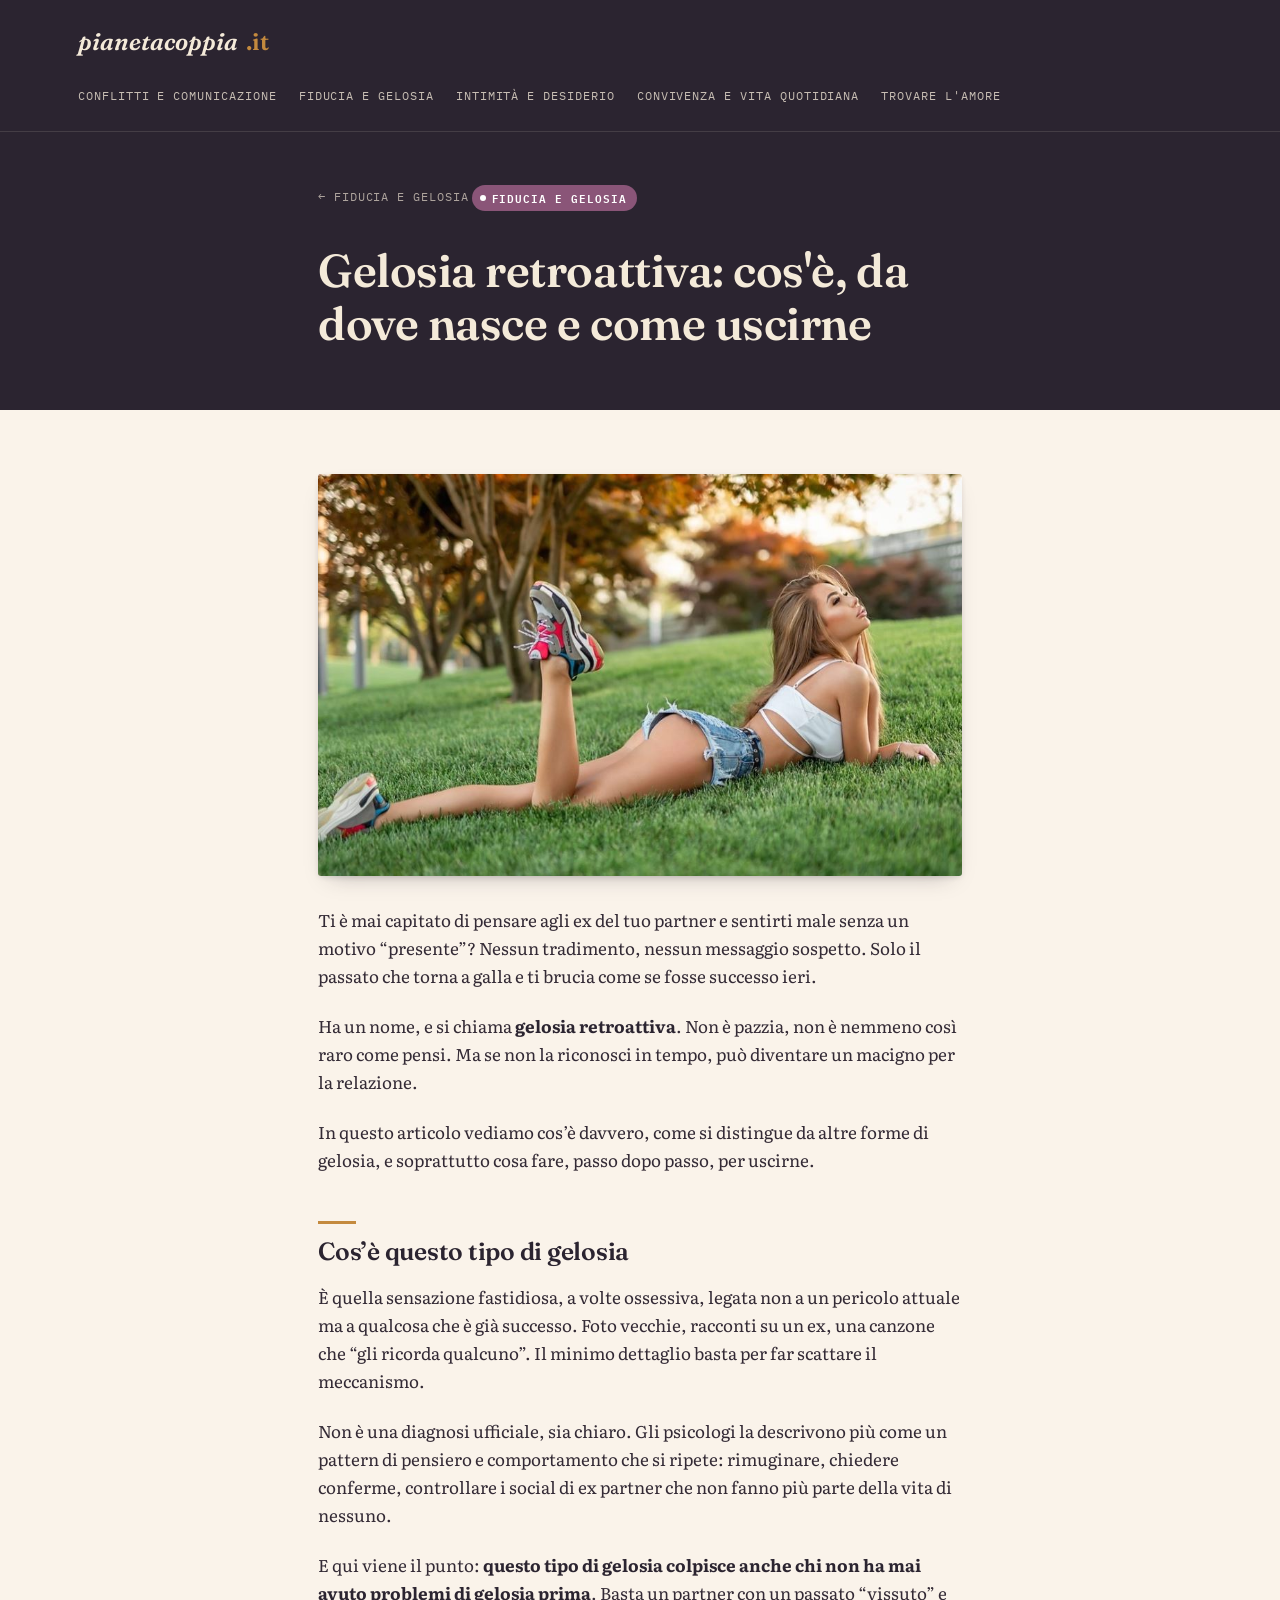
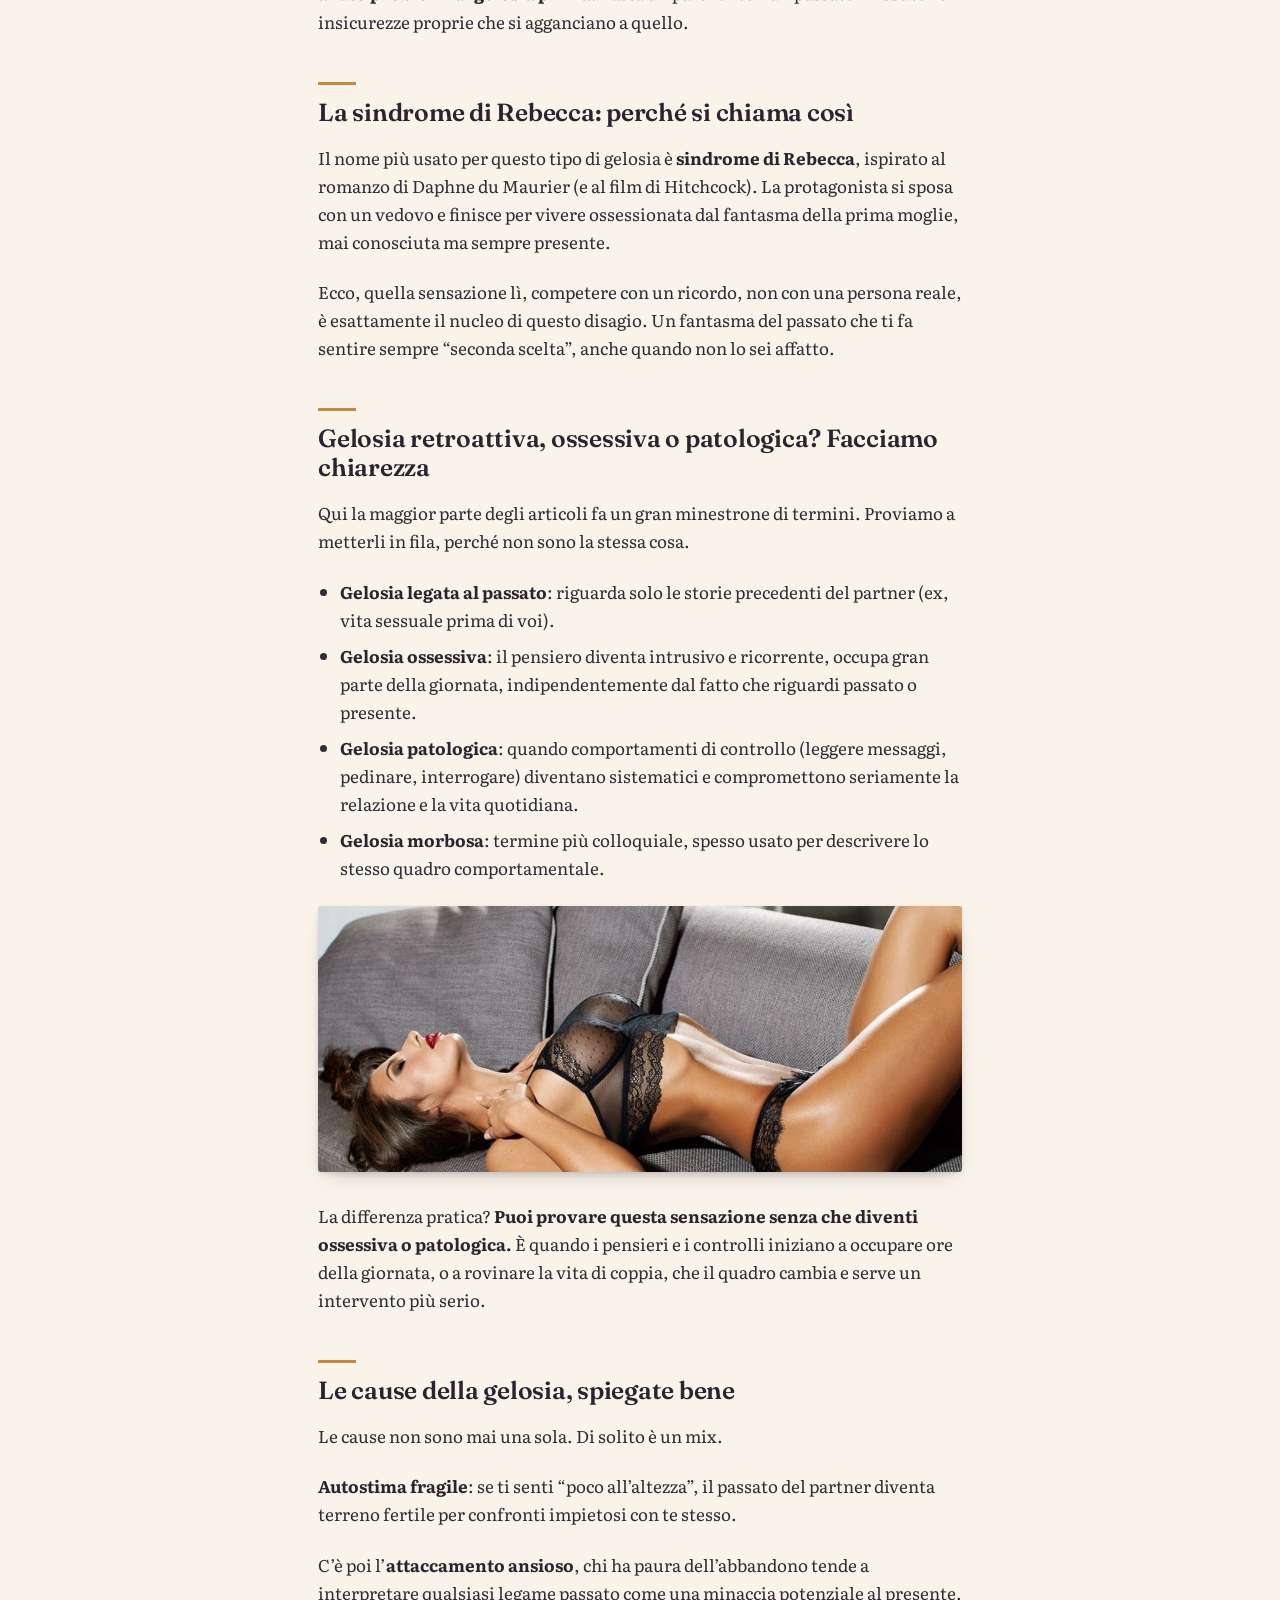
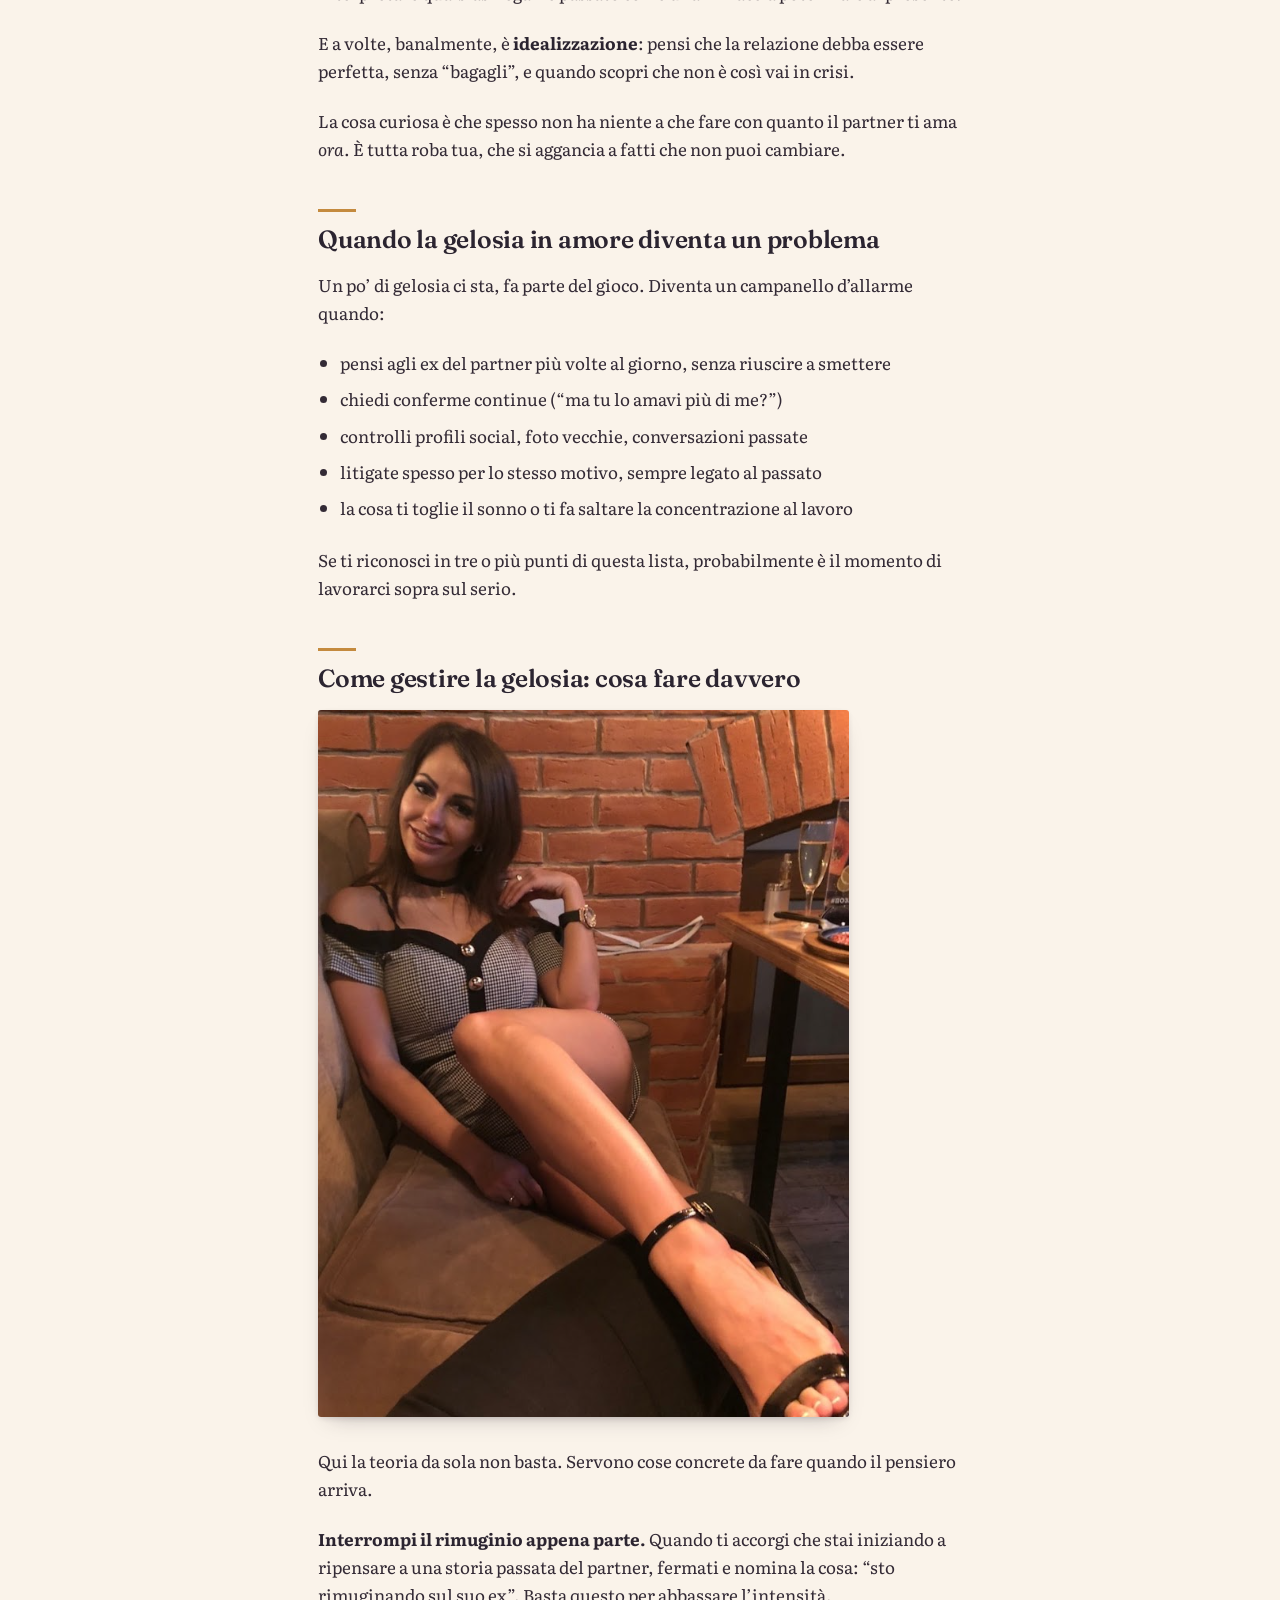
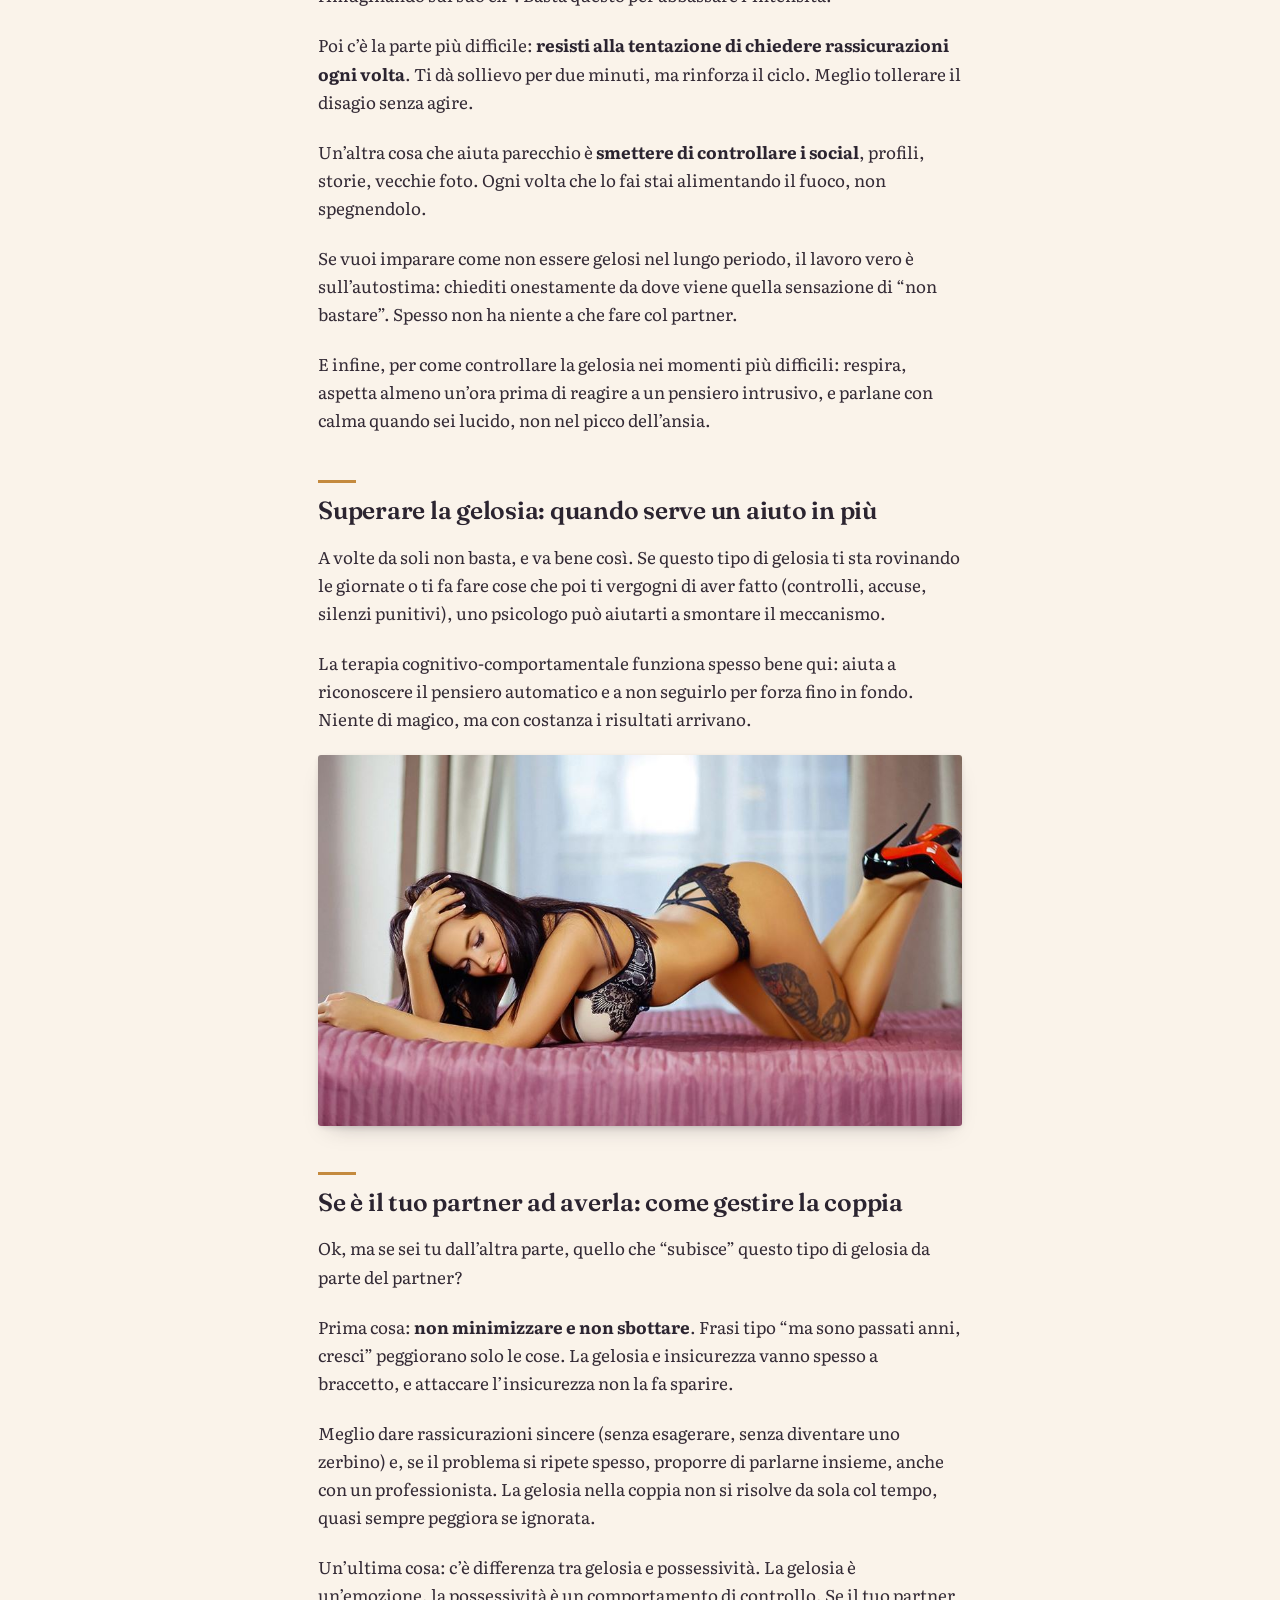
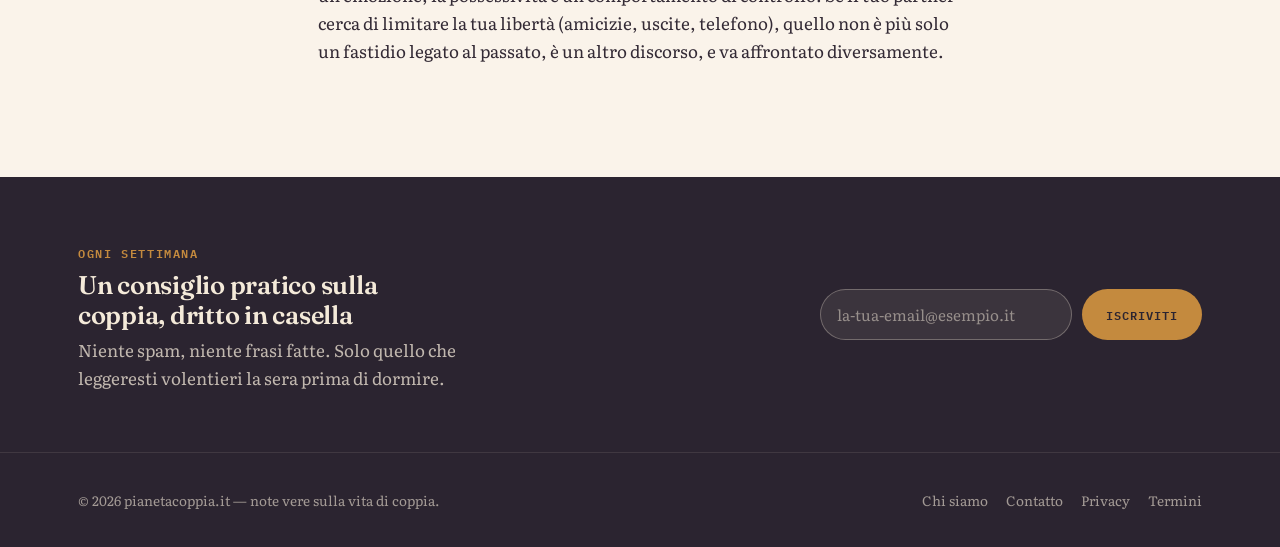
<file: articolo/gelosia-retroattiva.html>
<!doctype html>
<html lang="it">
<head>
<meta charset="utf-8">
<meta name="viewport" content="width=device-width, initial-scale=1">
<title>Gelosia retroattiva: cos'è, da dove nasce e come uscirne — pianetacoppia.it</title>
<meta name="description" content="Quando il passato del partner pesa più del presente: cos'è la gelosia retroattiva, da dove nasce e come uscirne senza rovinare la coppia.">
<link rel="stylesheet" href="../css/style.css">
</head>
<body>
<header class="site-header">
  <div class="wrap">
    <a class="logo" href="../index.html">pianetacoppia<span class="dot">.it</span></a>
    <nav class="main-nav">
      <a href="../index.html#conflitti">Conflitti e comunicazione</a>
      <a href="../index.html#fiducia">Fiducia e gelosia</a>
      <a href="../index.html#intimita">Intimità e desiderio</a>
      <a href="../index.html#convivenza">Convivenza e vita quotidiana</a>
      <a href="../index.html#trovare">Trovare l'amore</a>
    </nav>
  </div>
</header>
<div class="article-head">
  <div class="wrap" style="max-width:700px;margin:0 auto;">
    <a class="back" href="../index.html#fiducia">&larr; Fiducia e gelosia</a>
    <span class="tag cat-fiducia">Fiducia e gelosia</span>
    <h1>Gelosia retroattiva: cos'è, da dove nasce e come uscirne</h1>
  </div>
</div>
<main>
  <article class="article-wrap">
    <p><img src="../img/gelosia-retroattiva/img0.jpg" /></p>
<p>Ti è mai capitato di pensare agli ex del tuo partner e sentirti male senza un motivo “presente”? Nessun tradimento, nessun messaggio sospetto. Solo il passato che torna a galla e ti brucia come se fosse successo ieri.</p>
<p>Ha un nome, e si chiama <strong>gelosia retroattiva</strong>. Non è pazzia, non è nemmeno così raro come pensi. Ma se non la riconosci in tempo, può diventare un macigno per la relazione.</p>
<p>In questo articolo vediamo cos’è davvero, come si distingue da altre forme di gelosia, e soprattutto cosa fare, passo dopo passo, per uscirne.</p>
<h2 id="cosè-questo-tipo-di-gelosia">Cos’è questo tipo di gelosia</h2>
<p>È quella sensazione fastidiosa, a volte ossessiva, legata non a un pericolo attuale ma a qualcosa che è già successo. Foto vecchie, racconti su un ex, una canzone che “gli ricorda qualcuno”. Il minimo dettaglio basta per far scattare il meccanismo.</p>
<p>Non è una diagnosi ufficiale, sia chiaro. Gli psicologi la descrivono più come un pattern di pensiero e comportamento che si ripete: rimuginare, chiedere conferme, controllare i social di ex partner che non fanno più parte della vita di nessuno.</p>
<p>E qui viene il punto: <strong>questo tipo di gelosia colpisce anche chi non ha mai avuto problemi di gelosia prima</strong>. Basta un partner con un passato “vissuto” e insicurezze proprie che si agganciano a quello.</p>
<h2 id="la-sindrome-di-rebecca-perché-si-chiama-così">La sindrome di Rebecca: perché si chiama così</h2>
<p>Il nome più usato per questo tipo di gelosia è <strong>sindrome di Rebecca</strong>, ispirato al romanzo di Daphne du Maurier (e al film di Hitchcock). La protagonista si sposa con un vedovo e finisce per vivere ossessionata dal fantasma della prima moglie, mai conosciuta ma sempre presente.</p>
<p>Ecco, quella sensazione lì, competere con un ricordo, non con una persona reale, è esattamente il nucleo di questo disagio. Un fantasma del passato che ti fa sentire sempre “seconda scelta”, anche quando non lo sei affatto.</p>
<h2 id="gelosia-retroattiva-ossessiva-o-patologica-facciamo-chiarezza">Gelosia retroattiva, ossessiva o patologica? Facciamo chiarezza</h2>
<p>Qui la maggior parte degli articoli fa un gran minestrone di termini. Proviamo a metterli in fila, perché non sono la stessa cosa.</p>
<ul>
<li><strong>Gelosia legata al passato</strong>: riguarda solo le storie precedenti del partner (ex, vita sessuale prima di voi).</li>
<li><strong>Gelosia ossessiva</strong>: il pensiero diventa intrusivo e ricorrente, occupa gran parte della giornata, indipendentemente dal fatto che riguardi passato o presente.</li>
<li><strong>Gelosia patologica</strong>: quando comportamenti di controllo (leggere messaggi, pedinare, interrogare) diventano sistematici e compromettono seriamente la relazione e la vita quotidiana.</li>
<li><strong>Gelosia morbosa</strong>: termine più colloquiale, spesso usato per descrivere lo stesso quadro comportamentale.</li>
</ul>
<p><img src="../img/gelosia-retroattiva/img1.jpg" /></p>
<p>La differenza pratica? <strong>Puoi provare questa sensazione senza che diventi ossessiva o patologica.</strong> È quando i pensieri e i controlli iniziano a occupare ore della giornata, o a rovinare la vita di coppia, che il quadro cambia e serve un intervento più serio.</p>
<h2 id="le-cause-della-gelosia-spiegate-bene">Le cause della gelosia, spiegate bene</h2>
<p>Le cause non sono mai una sola. Di solito è un mix.</p>
<p><strong>Autostima fragile</strong>: se ti senti “poco all’altezza”, il passato del partner diventa terreno fertile per confronti impietosi con te stesso.</p>
<p>C’è poi l’<strong>attaccamento ansioso</strong>, chi ha paura dell’abbandono tende a interpretare qualsiasi legame passato come una minaccia potenziale al presente.</p>
<p>E a volte, banalmente, è <strong>idealizzazione</strong>: pensi che la relazione debba essere perfetta, senza “bagagli”, e quando scopri che non è così vai in crisi.</p>
<p>La cosa curiosa è che spesso non ha niente a che fare con quanto il partner ti ama <em>ora</em>. È tutta roba tua, che si aggancia a fatti che non puoi cambiare.</p>
<h2 id="quando-la-gelosia-in-amore-diventa-un-problema">Quando la gelosia in amore diventa un problema</h2>
<p>Un po’ di gelosia ci sta, fa parte del gioco. Diventa un campanello d’allarme quando:</p>
<ul>
<li>pensi agli ex del partner più volte al giorno, senza riuscire a smettere</li>
<li>chiedi conferme continue (“ma tu lo amavi più di me?”)</li>
<li>controlli profili social, foto vecchie, conversazioni passate</li>
<li>litigate spesso per lo stesso motivo, sempre legato al passato</li>
<li>la cosa ti toglie il sonno o ti fa saltare la concentrazione al lavoro</li>
</ul>
<p>Se ti riconosci in tre o più punti di questa lista, probabilmente è il momento di lavorarci sopra sul serio.</p>
<h2 id="come-gestire-la-gelosia-cosa-fare-davvero">Come gestire la gelosia: cosa fare davvero</h2>
<p><img src="../img/gelosia-retroattiva/img2.png" /></p>
<p>Qui la teoria da sola non basta. Servono cose concrete da fare quando il pensiero arriva.</p>
<p><strong>Interrompi il rimuginio appena parte.</strong> Quando ti accorgi che stai iniziando a ripensare a una storia passata del partner, fermati e nomina la cosa: “sto rimuginando sul suo ex”. Basta questo per abbassare l’intensità.</p>
<p>Poi c’è la parte più difficile: <strong>resisti alla tentazione di chiedere rassicurazioni ogni volta</strong>. Ti dà sollievo per due minuti, ma rinforza il ciclo. Meglio tollerare il disagio senza agire.</p>
<p>Un’altra cosa che aiuta parecchio è <strong>smettere di controllare i social</strong>, profili, storie, vecchie foto. Ogni volta che lo fai stai alimentando il fuoco, non spegnendolo.</p>
<p>Se vuoi imparare come non essere gelosi nel lungo periodo, il lavoro vero è sull’autostima: chiediti onestamente da dove viene quella sensazione di “non bastare”. Spesso non ha niente a che fare col partner.</p>
<p>E infine, per come controllare la gelosia nei momenti più difficili: respira, aspetta almeno un’ora prima di reagire a un pensiero intrusivo, e parlane con calma quando sei lucido, non nel picco dell’ansia.</p>
<h2 id="superare-la-gelosia-quando-serve-un-aiuto-in-più">Superare la gelosia: quando serve un aiuto in più</h2>
<p>A volte da soli non basta, e va bene così. Se questo tipo di gelosia ti sta rovinando le giornate o ti fa fare cose che poi ti vergogni di aver fatto (controlli, accuse, silenzi punitivi), uno psicologo può aiutarti a smontare il meccanismo.</p>
<p>La terapia cognitivo-comportamentale funziona spesso bene qui: aiuta a riconoscere il pensiero automatico e a non seguirlo per forza fino in fondo. Niente di magico, ma con costanza i risultati arrivano.</p>
<p><img src="../img/gelosia-retroattiva/img3.jpg" /></p>
<h2 id="se-è-il-tuo-partner-ad-averla-come-gestire-la-coppia">Se è il tuo partner ad averla: come gestire la coppia</h2>
<p>Ok, ma se sei tu dall’altra parte, quello che “subisce” questo tipo di gelosia da parte del partner?</p>
<p>Prima cosa: <strong>non minimizzare e non sbottare</strong>. Frasi tipo “ma sono passati anni, cresci” peggiorano solo le cose. La gelosia e insicurezza vanno spesso a braccetto, e attaccare l’insicurezza non la fa sparire.</p>
<p>Meglio dare rassicurazioni sincere (senza esagerare, senza diventare uno zerbino) e, se il problema si ripete spesso, proporre di parlarne insieme, anche con un professionista. La gelosia nella coppia non si risolve da sola col tempo, quasi sempre peggiora se ignorata.</p>
<p>Un’ultima cosa: c’è differenza tra gelosia e possessività. La gelosia è un’emozione, la possessività è un comportamento di controllo. Se il tuo partner cerca di limitare la tua libertà (amicizie, uscite, telefono), quello non è più solo un fastidio legato al passato, è un altro discorso, e va affrontato diversamente.</p>

  </article>
</main><div class="newsletter">
  <div class="wrap box">
    <div>
      <span class="eyebrow" style="color:var(--gold)">Ogni settimana</span>
      <h2>Un consiglio pratico sulla coppia, dritto in casella</h2>
      <p>Niente spam, niente frasi fatte. Solo quello che leggeresti volentieri la sera prima di dormire.</p>
    </div>
    <form onsubmit="return false;">
      <input type="email" placeholder="la-tua-email@esempio.it" required>
      <button type="submit">Iscriviti</button>
    </form>
  </div>
</div>
<footer>
  <div class="wrap">
    <span>&copy; <span id="year"></span> pianetacoppia.it — note vere sulla vita di coppia.</span>
    <nav>
      <a href="../index.html">Chi siamo</a>
      <a href="../index.html">Contatto</a>
      <a href="../index.html">Privacy</a>
      <a href="../index.html">Termini</a>
    </nav>
  </div>
</footer>

<script>
  document.getElementById("year").innerHTML = new Date().getFullYear();
</script>

</body>
</html>
</file>
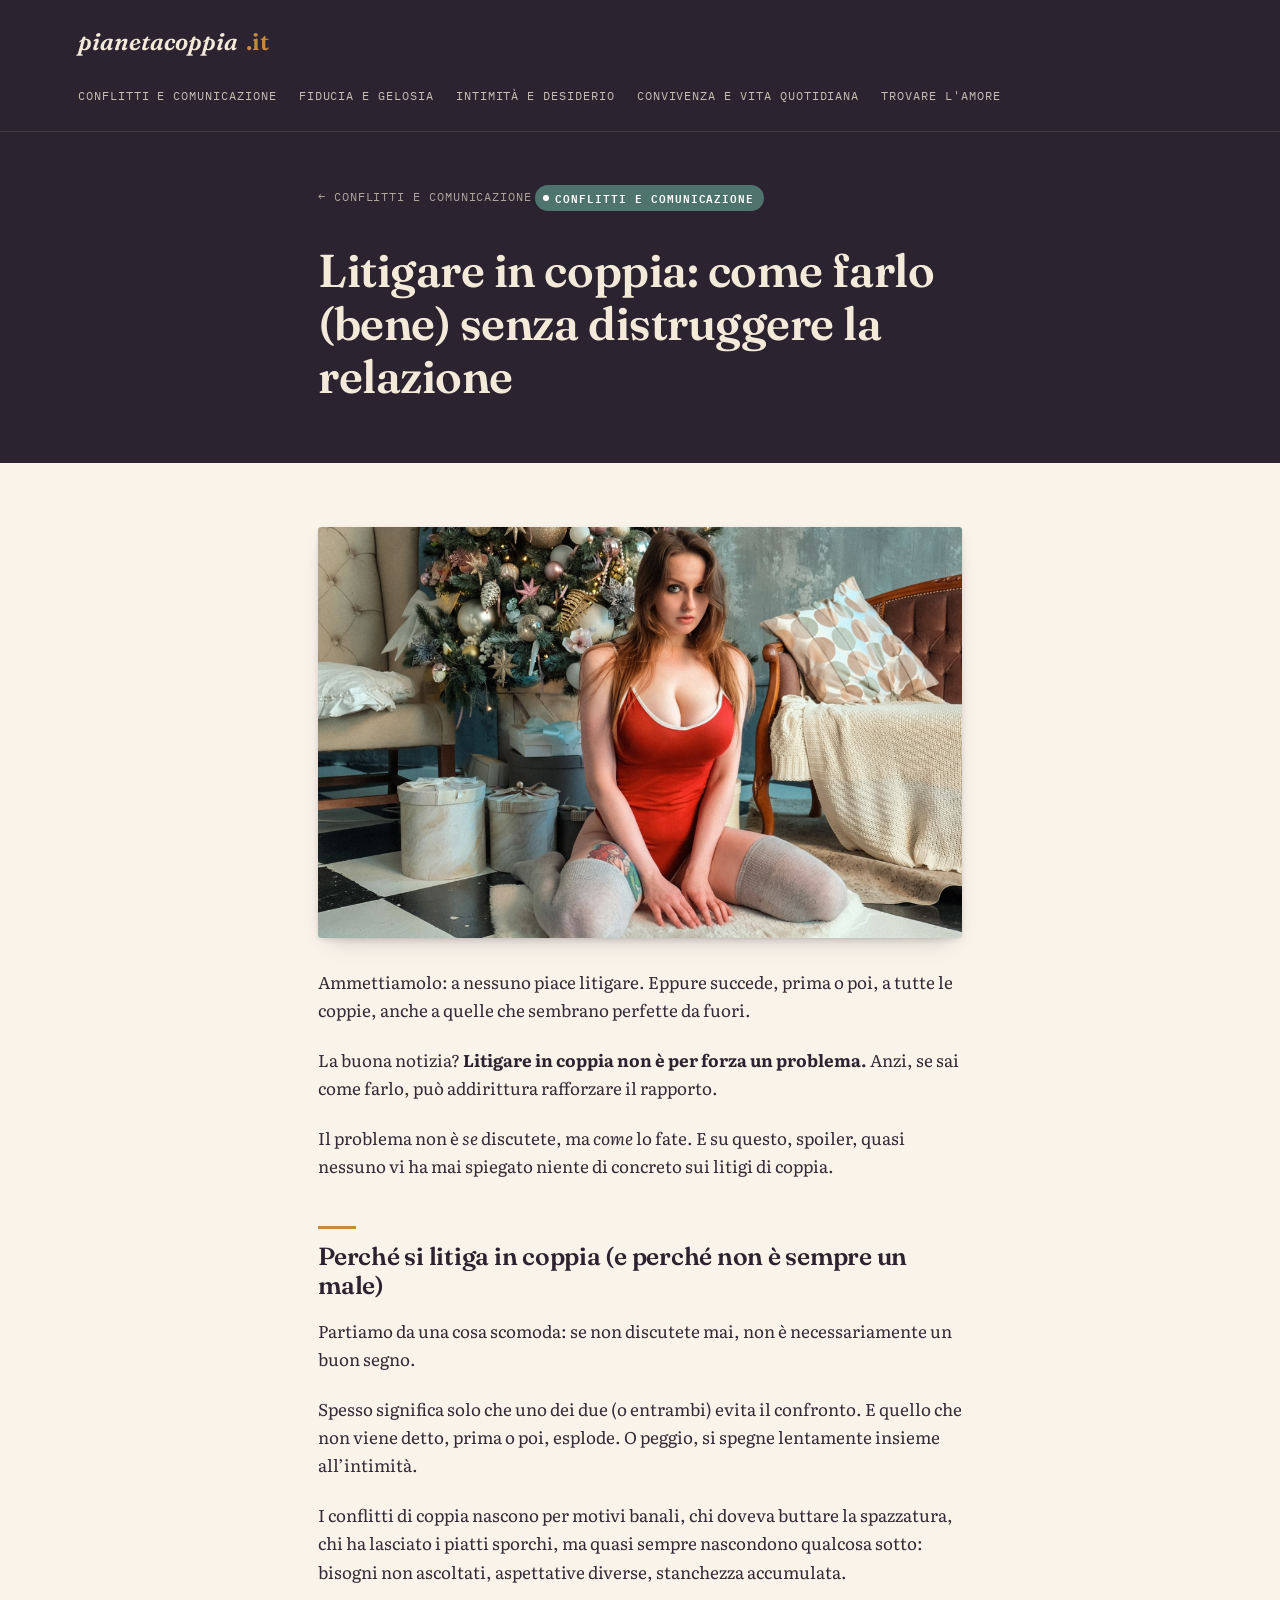
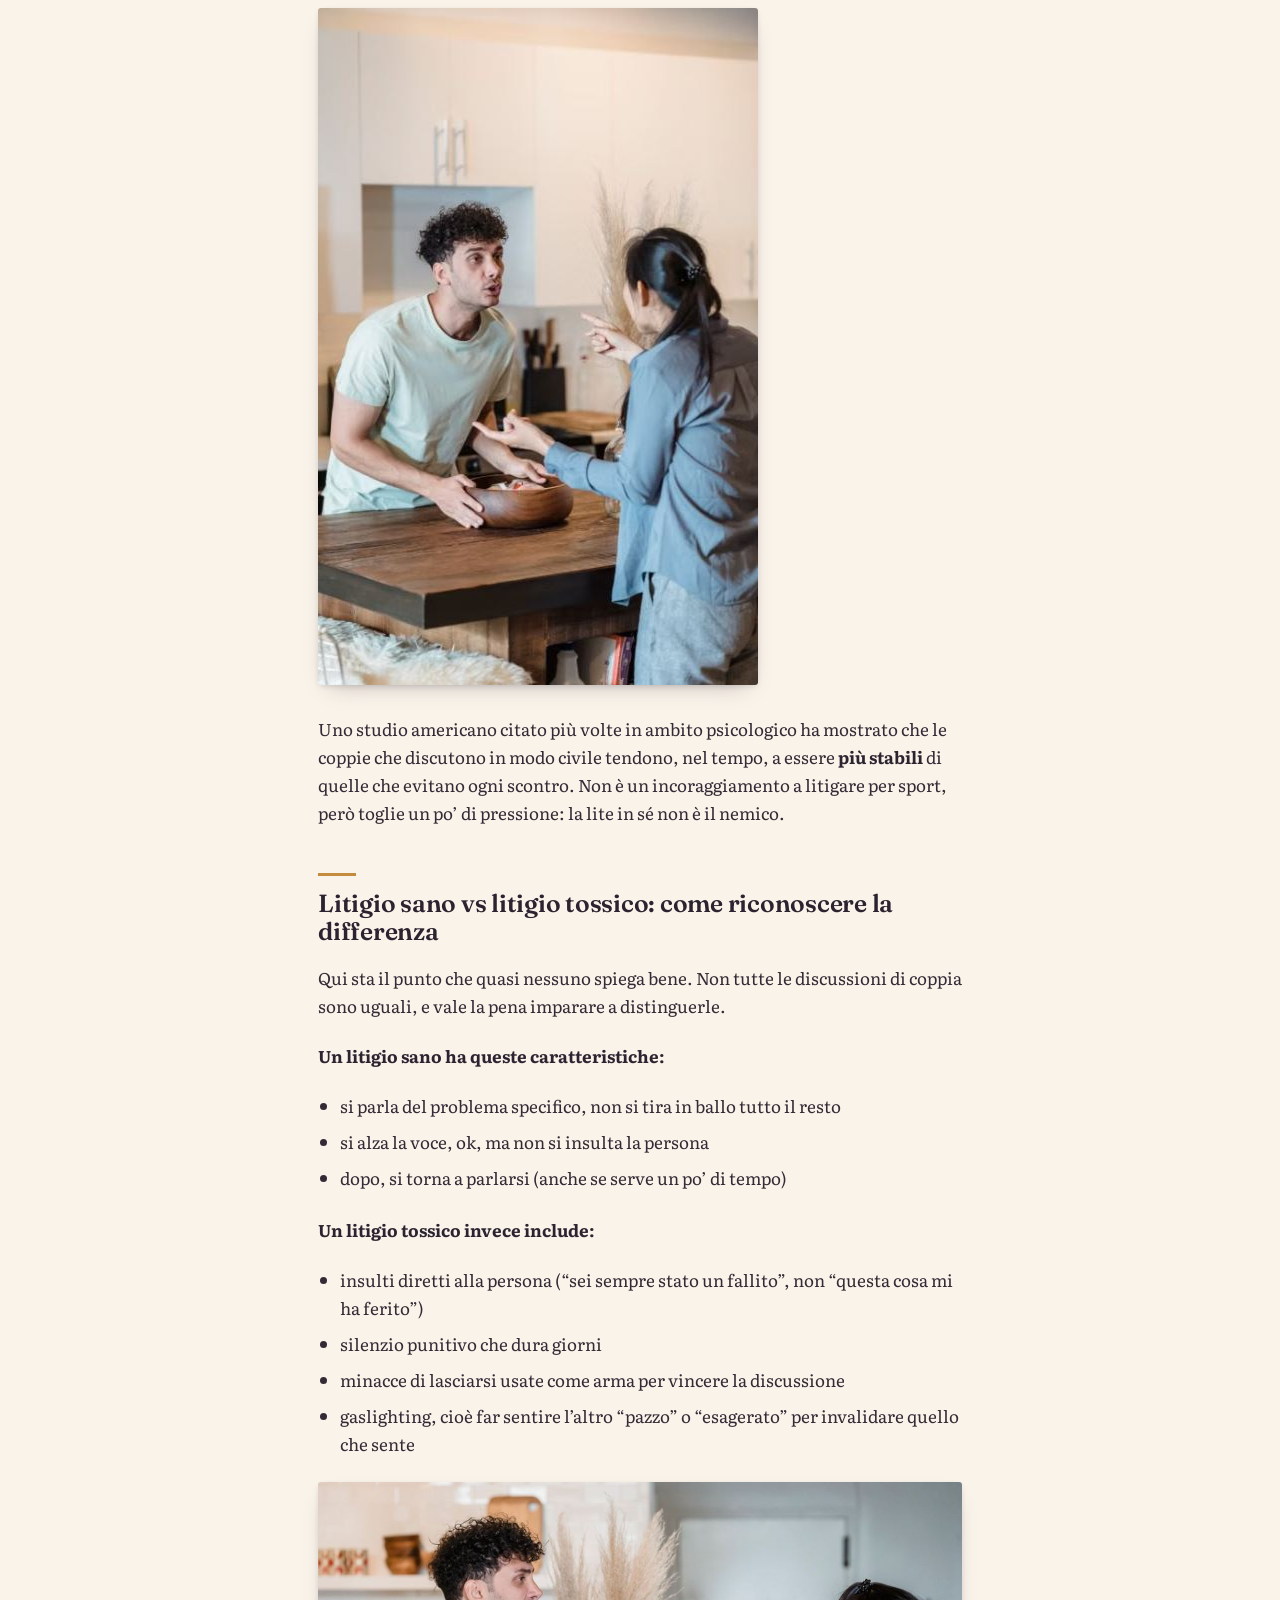
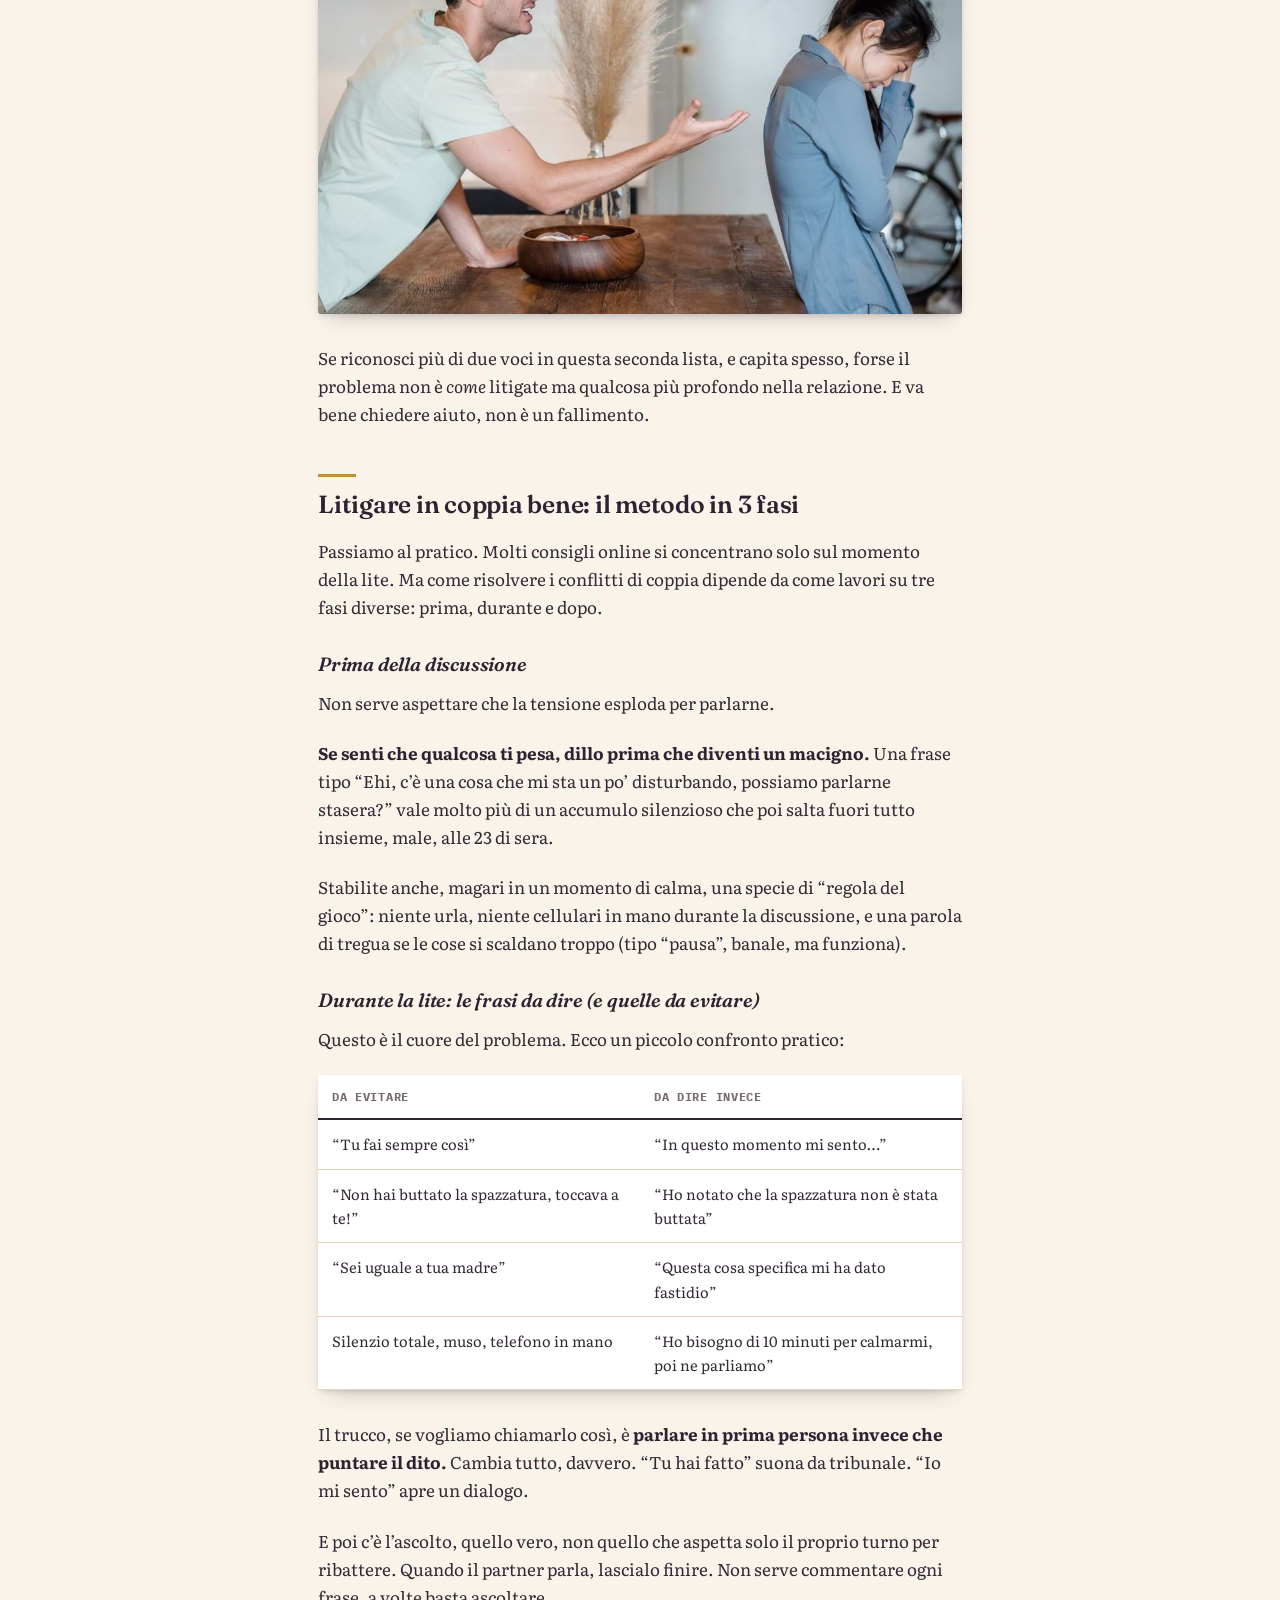
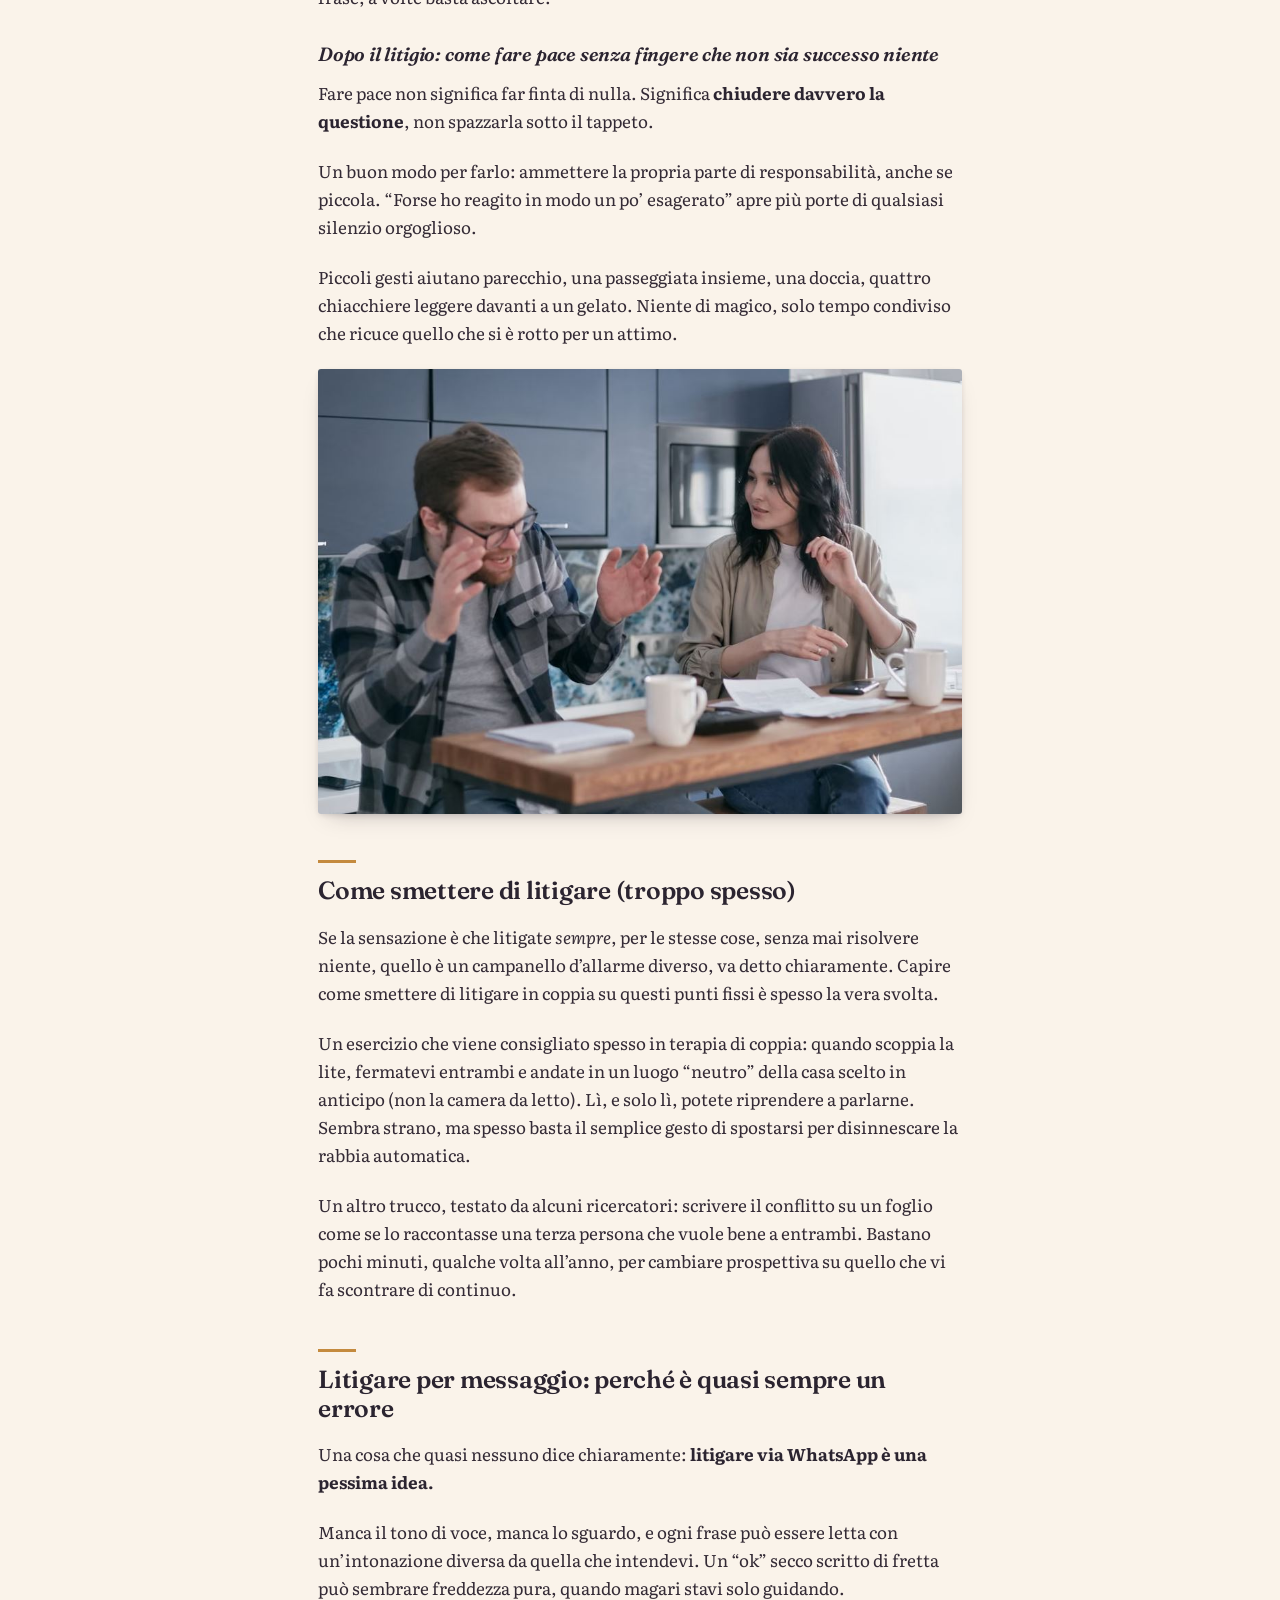
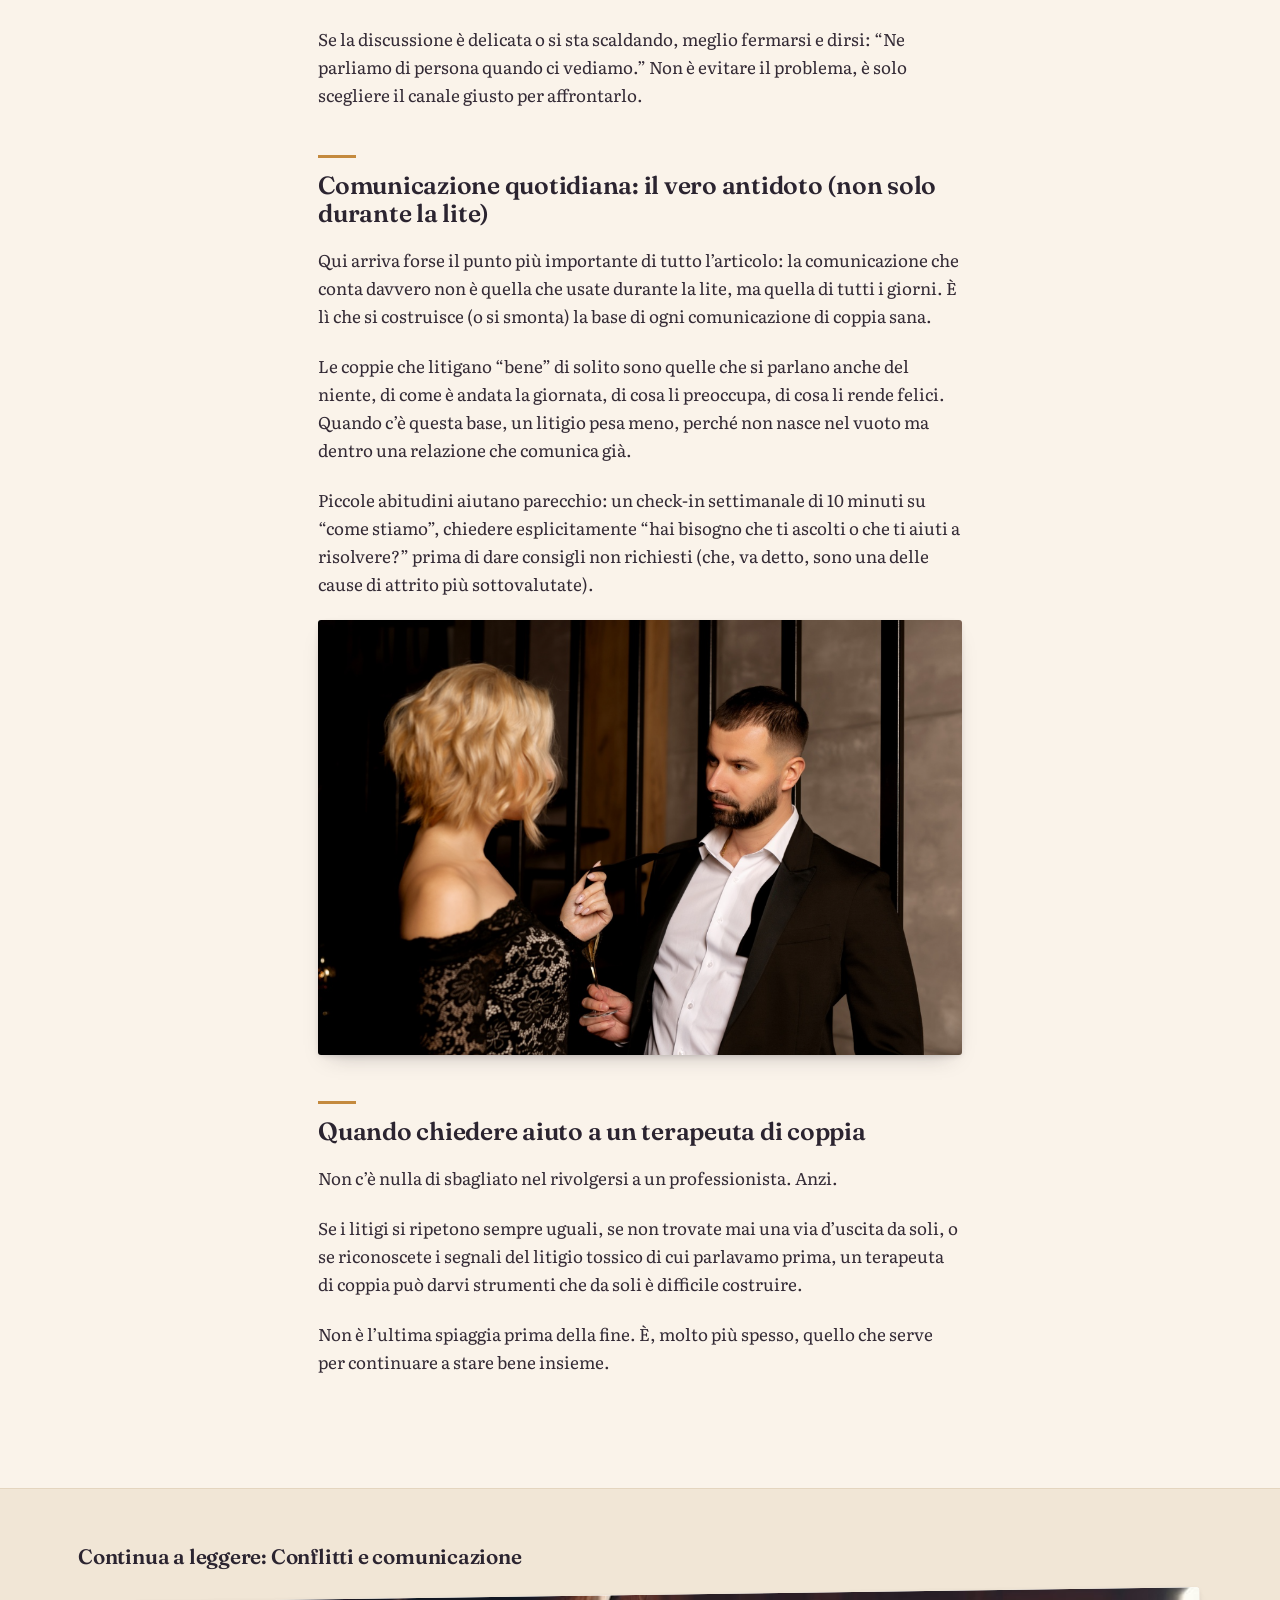
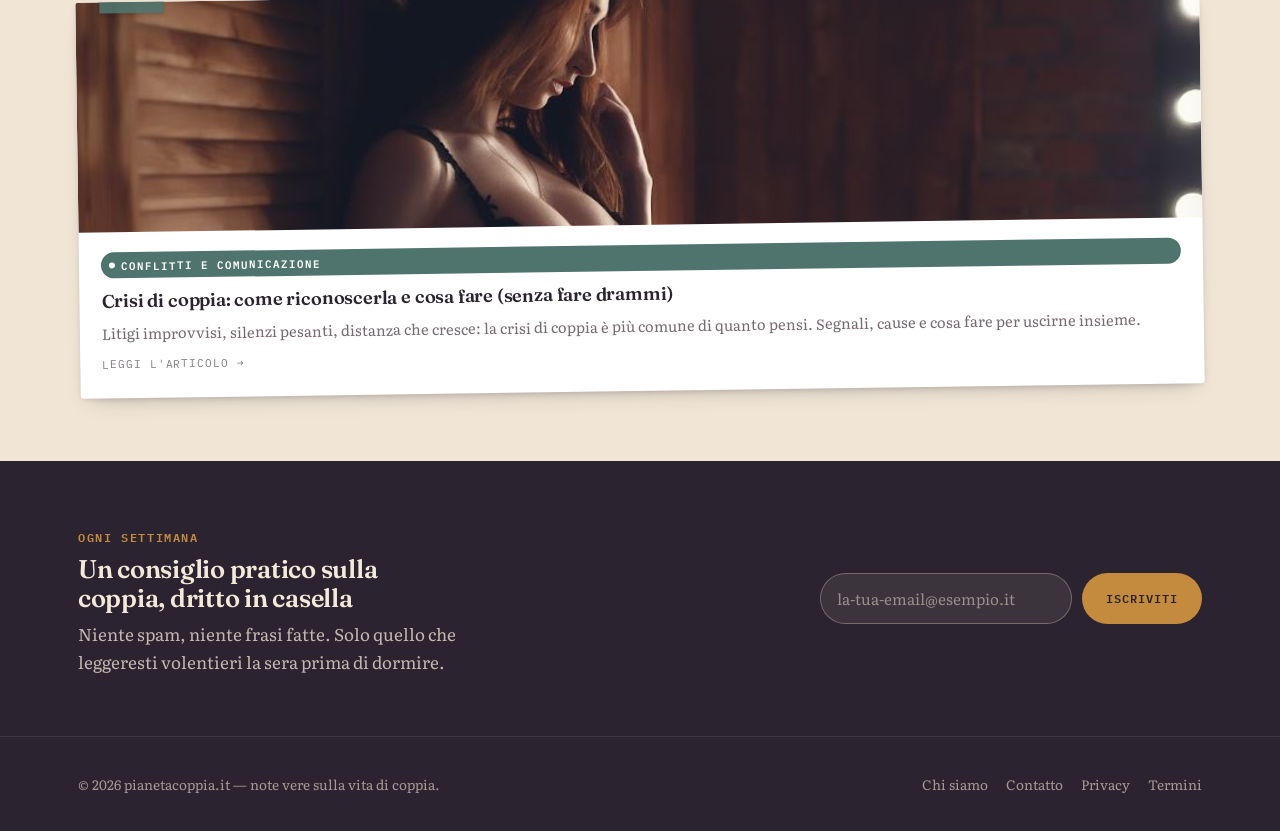
<file: articolo/litigare-in-coppia.html>
<!doctype html>
<html lang="it">
<head>
<meta charset="utf-8">
<meta name="viewport" content="width=device-width, initial-scale=1">
<title>Litigare in coppia: come farlo (bene) senza distruggere la relazione — pianetacoppia.it</title>
<meta name="description" content="Litigare in coppia fa parte del gioco, il problema è come si fa. Il metodo in 3 fasi per gestire i conflitti senza distruggere la relazione.">
<link rel="stylesheet" href="../css/style.css">
</head>
<body>
<header class="site-header">
  <div class="wrap">
    <a class="logo" href="../index.html">pianetacoppia<span class="dot">.it</span></a>
    <nav class="main-nav">
      <a href="../index.html#conflitti">Conflitti e comunicazione</a>
      <a href="../index.html#fiducia">Fiducia e gelosia</a>
      <a href="../index.html#intimita">Intimità e desiderio</a>
      <a href="../index.html#convivenza">Convivenza e vita quotidiana</a>
      <a href="../index.html#trovare">Trovare l'amore</a>
    </nav>
  </div>
</header>
<div class="article-head">
  <div class="wrap" style="max-width:700px;margin:0 auto;">
    <a class="back" href="../index.html#conflitti">&larr; Conflitti e comunicazione</a>
    <span class="tag cat-conflitti">Conflitti e comunicazione</span>
    <h1>Litigare in coppia: come farlo (bene) senza distruggere la relazione</h1>
  </div>
</div>
<main>
  <article class="article-wrap">
    <p><img src="../img/litigare-in-coppia/img0.png" /></p>
<p>Ammettiamolo: a nessuno piace litigare. Eppure succede, prima o poi, a tutte le coppie, anche a quelle che sembrano perfette da fuori.</p>
<p>La buona notizia? <strong>Litigare in coppia non è per forza un problema.</strong> Anzi, se sai come farlo, può addirittura rafforzare il rapporto.</p>
<p>Il problema non è <em>se</em> discutete, ma <em>come</em> lo fate. E su questo, spoiler, quasi nessuno vi ha mai spiegato niente di concreto sui litigi di coppia.</p>
<h2 id="perché-si-litiga-in-coppia-e-perché-non-è-sempre-un-male">Perché si litiga in coppia (e perché non è sempre un male)</h2>
<p>Partiamo da una cosa scomoda: se non discutete mai, non è necessariamente un buon segno.</p>
<p>Spesso significa solo che uno dei due (o entrambi) evita il confronto. E quello che non viene detto, prima o poi, esplode. O peggio, si spegne lentamente insieme all’intimità.</p>
<p>I conflitti di coppia nascono per motivi banali, chi doveva buttare la spazzatura, chi ha lasciato i piatti sporchi, ma quasi sempre nascondono qualcosa sotto: bisogni non ascoltati, aspettative diverse, stanchezza accumulata.</p>
<p><img src="../img/litigare-in-coppia/img1.jpg" /></p>
<p>Uno studio americano citato più volte in ambito psicologico ha mostrato che le coppie che discutono in modo civile tendono, nel tempo, a essere <strong>più stabili</strong> di quelle che evitano ogni scontro. Non è un incoraggiamento a litigare per sport, però toglie un po’ di pressione: la lite in sé non è il nemico.</p>
<h2 id="litigio-sano-vs-litigio-tossico-come-riconoscere-la-differenza">Litigio sano vs litigio tossico: come riconoscere la differenza</h2>
<p>Qui sta il punto che quasi nessuno spiega bene. Non tutte le discussioni di coppia sono uguali, e vale la pena imparare a distinguerle.</p>
<p><strong>Un litigio sano ha queste caratteristiche:</strong></p>
<ul>
<li>si parla del problema specifico, non si tira in ballo tutto il resto</li>
<li>si alza la voce, ok, ma non si insulta la persona</li>
<li>dopo, si torna a parlarsi (anche se serve un po’ di tempo)</li>
</ul>
<p><strong>Un litigio tossico invece include:</strong></p>
<ul>
<li>insulti diretti alla persona (“sei sempre stato un fallito”, non “questa cosa mi ha ferito”)</li>
<li>silenzio punitivo che dura giorni</li>
<li>minacce di lasciarsi usate come arma per vincere la discussione</li>
<li>gaslighting, cioè far sentire l’altro “pazzo” o “esagerato” per invalidare quello che sente</li>
</ul>
<p><img src="../img/litigare-in-coppia/img2.jpg" /></p>
<p>Se riconosci più di due voci in questa seconda lista, e capita spesso, forse il problema non è <em>come</em> litigate ma qualcosa più profondo nella relazione. E va bene chiedere aiuto, non è un fallimento.</p>
<h2 id="litigare-in-coppia-bene-il-metodo-in-3-fasi">Litigare in coppia bene: il metodo in 3 fasi</h2>
<p>Passiamo al pratico. Molti consigli online si concentrano solo sul momento della lite. Ma come risolvere i conflitti di coppia dipende da come lavori su tre fasi diverse: prima, durante e dopo.</p>
<h3 id="prima-della-discussione">Prima della discussione</h3>
<p>Non serve aspettare che la tensione esploda per parlarne.</p>
<p><strong>Se senti che qualcosa ti pesa, dillo prima che diventi un macigno.</strong> Una frase tipo “Ehi, c’è una cosa che mi sta un po’ disturbando, possiamo parlarne stasera?” vale molto più di un accumulo silenzioso che poi salta fuori tutto insieme, male, alle 23 di sera.</p>
<p>Stabilite anche, magari in un momento di calma, una specie di “regola del gioco”: niente urla, niente cellulari in mano durante la discussione, e una parola di tregua se le cose si scaldano troppo (tipo “pausa”, banale, ma funziona).</p>
<h3 id="durante-la-lite-le-frasi-da-dire-e-quelle-da-evitare">Durante la lite: le frasi da dire (e quelle da evitare)</h3>
<p>Questo è il cuore del problema. Ecco un piccolo confronto pratico:</p>
<table>
<colgroup>
<col style="width: 50%" />
<col style="width: 50%" />
</colgroup>
<thead>
<tr class="header">
<th>Da evitare</th>
<th>Da dire invece</th>
</tr>
</thead>
<tbody>
<tr class="odd">
<td>“Tu fai sempre così”</td>
<td>“In questo momento mi sento…”</td>
</tr>
<tr class="even">
<td>“Non hai buttato la spazzatura, toccava a te!”</td>
<td>“Ho notato che la spazzatura non è stata buttata”</td>
</tr>
<tr class="odd">
<td>“Sei uguale a tua madre”</td>
<td>“Questa cosa specifica mi ha dato fastidio”</td>
</tr>
<tr class="even">
<td>Silenzio totale, muso, telefono in mano</td>
<td>“Ho bisogno di 10 minuti per calmarmi, poi ne parliamo”</td>
</tr>
</tbody>
</table>
<p>Il trucco, se vogliamo chiamarlo così, è <strong>parlare in prima persona invece che puntare il dito.</strong> Cambia tutto, davvero. “Tu hai fatto” suona da tribunale. “Io mi sento” apre un dialogo.</p>
<p>E poi c’è l’ascolto, quello vero, non quello che aspetta solo il proprio turno per ribattere. Quando il partner parla, lascialo finire. Non serve commentare ogni frase, a volte basta ascoltare.</p>
<h3 id="dopo-il-litigio-come-fare-pace-senza-fingere-che-non-sia-successo-niente">Dopo il litigio: come fare pace senza fingere che non sia successo niente</h3>
<p>Fare pace non significa far finta di nulla. Significa <strong>chiudere davvero la questione</strong>, non spazzarla sotto il tappeto.</p>
<p>Un buon modo per farlo: ammettere la propria parte di responsabilità, anche se piccola. “Forse ho reagito in modo un po’ esagerato” apre più porte di qualsiasi silenzio orgoglioso.</p>
<p>Piccoli gesti aiutano parecchio, una passeggiata insieme, una doccia, quattro chiacchiere leggere davanti a un gelato. Niente di magico, solo tempo condiviso che ricuce quello che si è rotto per un attimo.</p>
<p><img src="../img/litigare-in-coppia/img3.jpg" /></p>
<h2 id="come-smettere-di-litigare-troppo-spesso">Come smettere di litigare (troppo spesso)</h2>
<p>Se la sensazione è che litigate <em>sempre</em>, per le stesse cose, senza mai risolvere niente, quello è un campanello d’allarme diverso, va detto chiaramente. Capire come smettere di litigare in coppia su questi punti fissi è spesso la vera svolta.</p>
<p>Un esercizio che viene consigliato spesso in terapia di coppia: quando scoppia la lite, fermatevi entrambi e andate in un luogo “neutro” della casa scelto in anticipo (non la camera da letto). Lì, e solo lì, potete riprendere a parlarne. Sembra strano, ma spesso basta il semplice gesto di spostarsi per disinnescare la rabbia automatica.</p>
<p>Un altro trucco, testato da alcuni ricercatori: scrivere il conflitto su un foglio come se lo raccontasse una terza persona che vuole bene a entrambi. Bastano pochi minuti, qualche volta all’anno, per cambiare prospettiva su quello che vi fa scontrare di continuo.</p>
<h2 id="litigare-per-messaggio-perché-è-quasi-sempre-un-errore">Litigare per messaggio: perché è quasi sempre un errore</h2>
<p>Una cosa che quasi nessuno dice chiaramente: <strong>litigare via WhatsApp è una pessima idea.</strong></p>
<p>Manca il tono di voce, manca lo sguardo, e ogni frase può essere letta con un’intonazione diversa da quella che intendevi. Un “ok” secco scritto di fretta può sembrare freddezza pura, quando magari stavi solo guidando.</p>
<p>Se la discussione è delicata o si sta scaldando, meglio fermarsi e dirsi: “Ne parliamo di persona quando ci vediamo.” Non è evitare il problema, è solo scegliere il canale giusto per affrontarlo.</p>
<h2 id="comunicazione-quotidiana-il-vero-antidoto-non-solo-durante-la-lite">Comunicazione quotidiana: il vero antidoto (non solo durante la lite)</h2>
<p>Qui arriva forse il punto più importante di tutto l’articolo: la comunicazione che conta davvero non è quella che usate durante la lite, ma quella di tutti i giorni. È lì che si costruisce (o si smonta) la base di ogni comunicazione di coppia sana.</p>
<p>Le coppie che litigano “bene” di solito sono quelle che si parlano anche del niente, di come è andata la giornata, di cosa li preoccupa, di cosa li rende felici. Quando c’è questa base, un litigio pesa meno, perché non nasce nel vuoto ma dentro una relazione che comunica già.</p>
<p>Piccole abitudini aiutano parecchio: un check-in settimanale di 10 minuti su “come stiamo”, chiedere esplicitamente “hai bisogno che ti ascolti o che ti aiuti a risolvere?” prima di dare consigli non richiesti (che, va detto, sono una delle cause di attrito più sottovalutate).</p>
<p><img src="../img/litigare-in-coppia/img4.png" /></p>
<h2 id="quando-chiedere-aiuto-a-un-terapeuta-di-coppia">Quando chiedere aiuto a un terapeuta di coppia</h2>
<p>Non c’è nulla di sbagliato nel rivolgersi a un professionista. Anzi.</p>
<p>Se i litigi si ripetono sempre uguali, se non trovate mai una via d’uscita da soli, o se riconoscete i segnali del litigio tossico di cui parlavamo prima, un terapeuta di coppia può darvi strumenti che da soli è difficile costruire.</p>
<p>Non è l’ultima spiaggia prima della fine. È, molto più spesso, quello che serve per continuare a stare bene insieme.</p>

  </article>
<div class="related">
  <div class="wrap">
    <h2>Continua a leggere: Conflitti e comunicazione</h2>
    <div class="board">
<a class="note cat-conflitti" href="../articolo/crisi-di-coppia.html">
  <span class="tape"></span>
  <img class="thumb" src="../img/crisi-di-coppia/img0.jpg" alt="Crisi di coppia: come riconoscerla e cosa fare (senza fare drammi)" loading="lazy">
  <div class="note-body">
    <span class="tag cat-conflitti">Conflitti e comunicazione</span>
    <h3>Crisi di coppia: come riconoscerla e cosa fare (senza fare drammi)</h3>
    <p>Litigi improvvisi, silenzi pesanti, distanza che cresce: la crisi di coppia è più comune di quanto pensi. Segnali, cause e cosa fare per uscirne insieme.</p>
    <span class="read">Leggi l'articolo &rarr;</span>
  </div>
</a>
    </div>
  </div>
</div>
</main><div class="newsletter">
  <div class="wrap box">
    <div>
      <span class="eyebrow" style="color:var(--gold)">Ogni settimana</span>
      <h2>Un consiglio pratico sulla coppia, dritto in casella</h2>
      <p>Niente spam, niente frasi fatte. Solo quello che leggeresti volentieri la sera prima di dormire.</p>
    </div>
    <form onsubmit="return false;">
      <input type="email" placeholder="la-tua-email@esempio.it" required>
      <button type="submit">Iscriviti</button>
    </form>
  </div>
</div>
<footer>
  <div class="wrap">
    <span>&copy; <span id="year"></span> pianetacoppia.it — note vere sulla vita di coppia.</span>
    <nav>
      <a href="../index.html">Chi siamo</a>
      <a href="../index.html">Contatto</a>
      <a href="../index.html">Privacy</a>
      <a href="../index.html">Termini</a>
    </nav>
  </div>
</footer>

<script>
  document.getElementById("year").innerHTML = new Date().getFullYear();
</script>

</body>
</html>
</file>
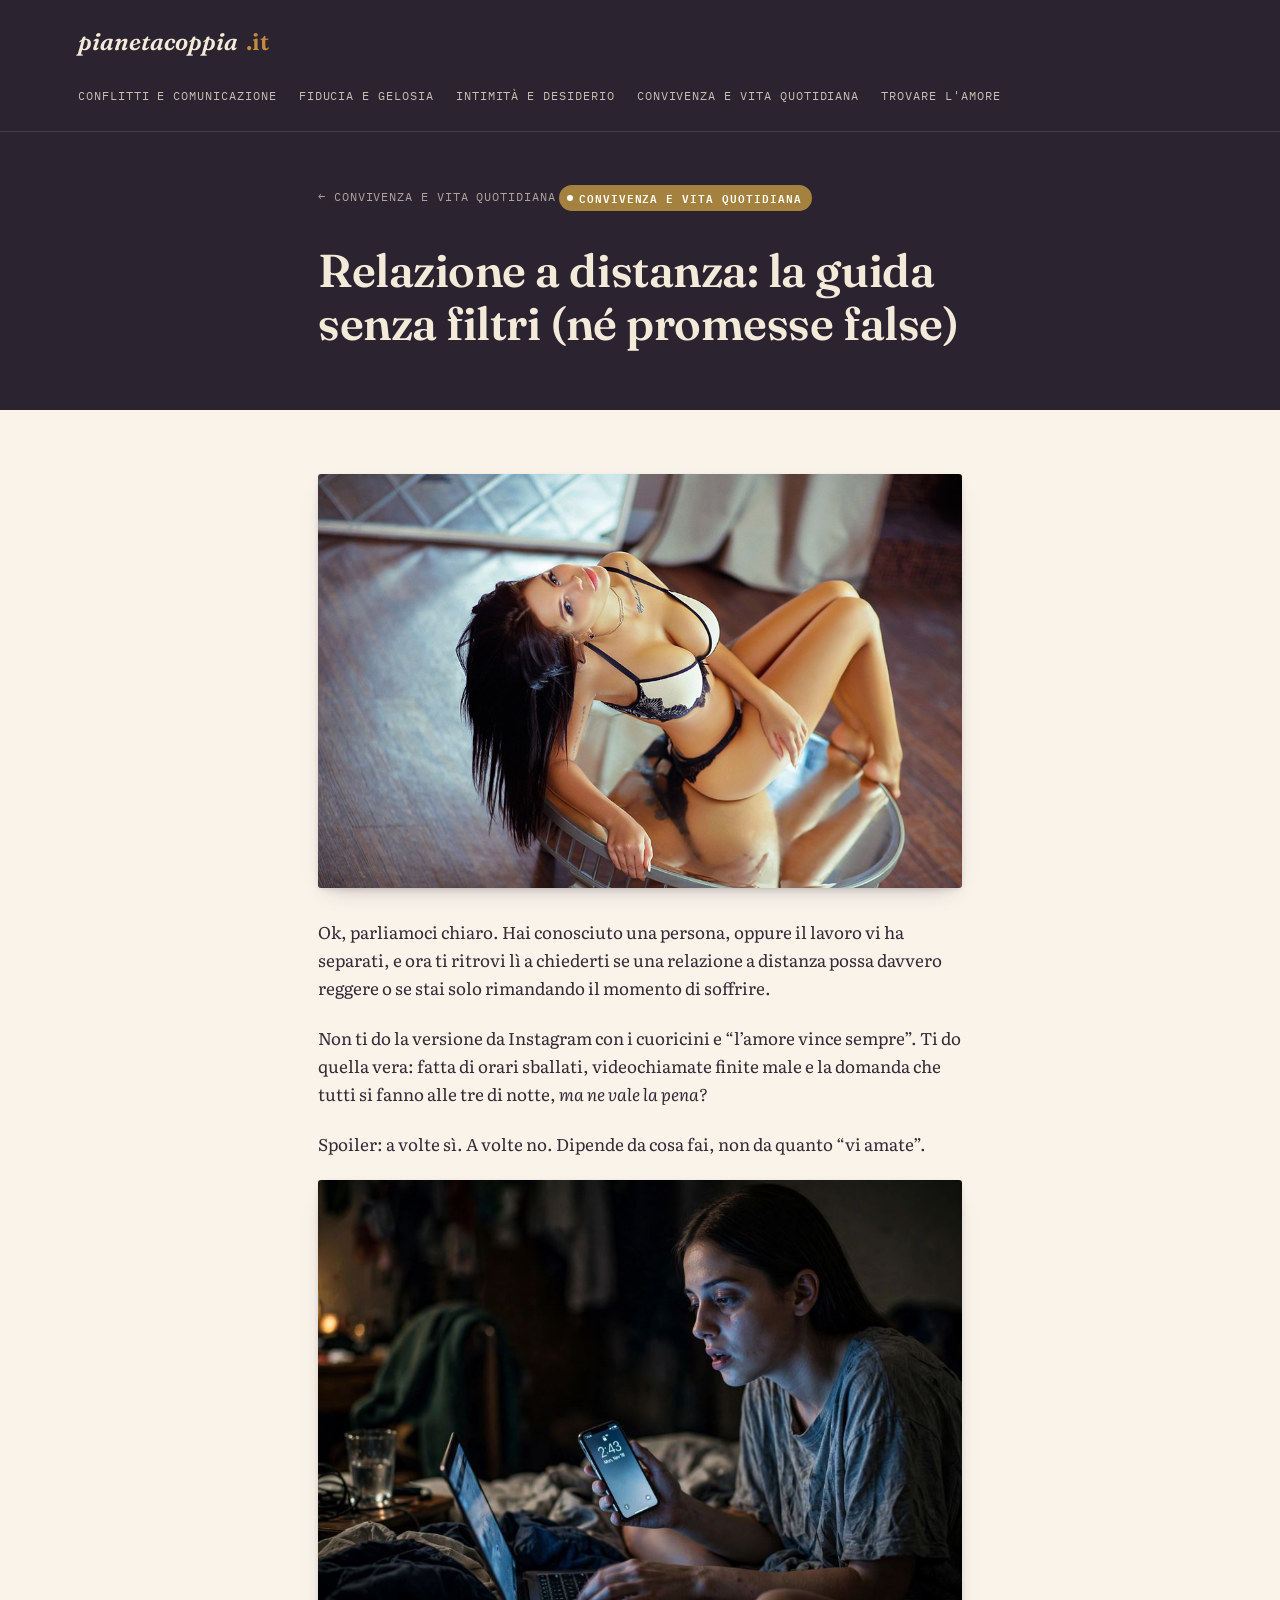
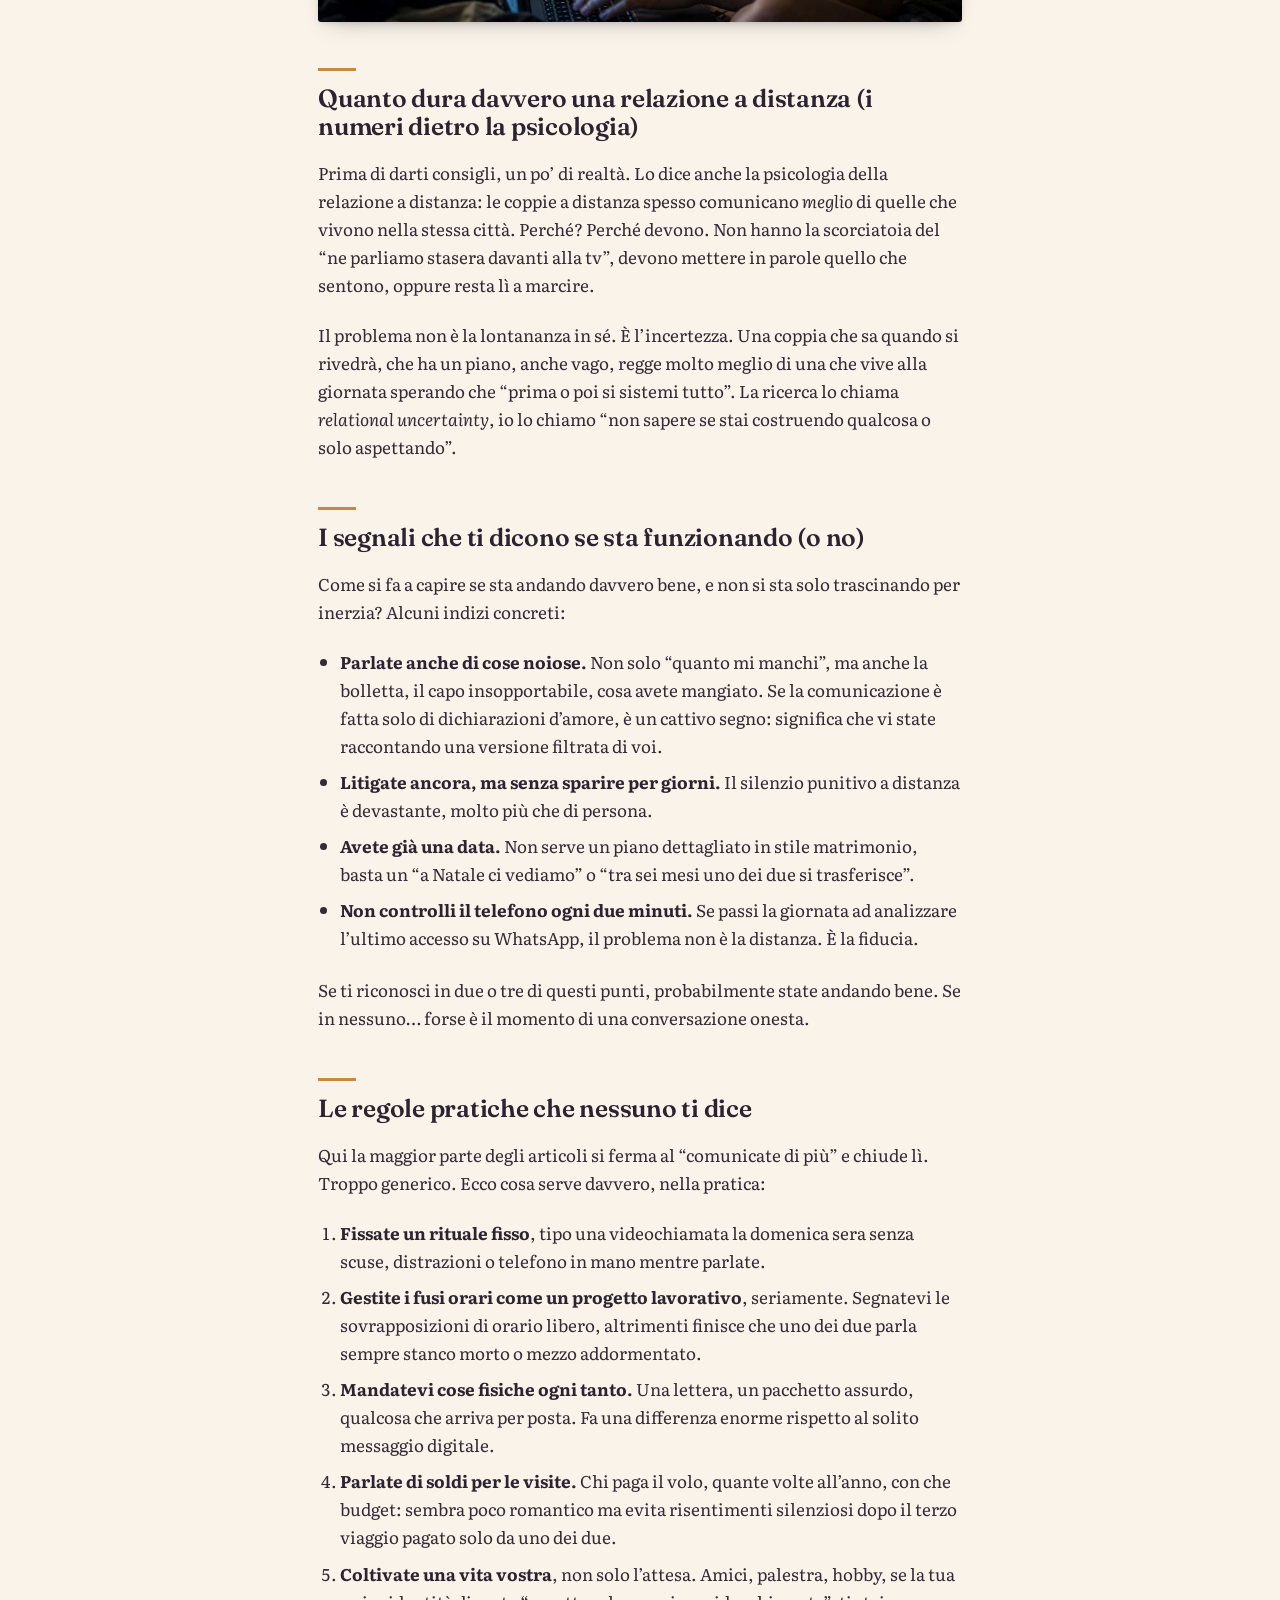
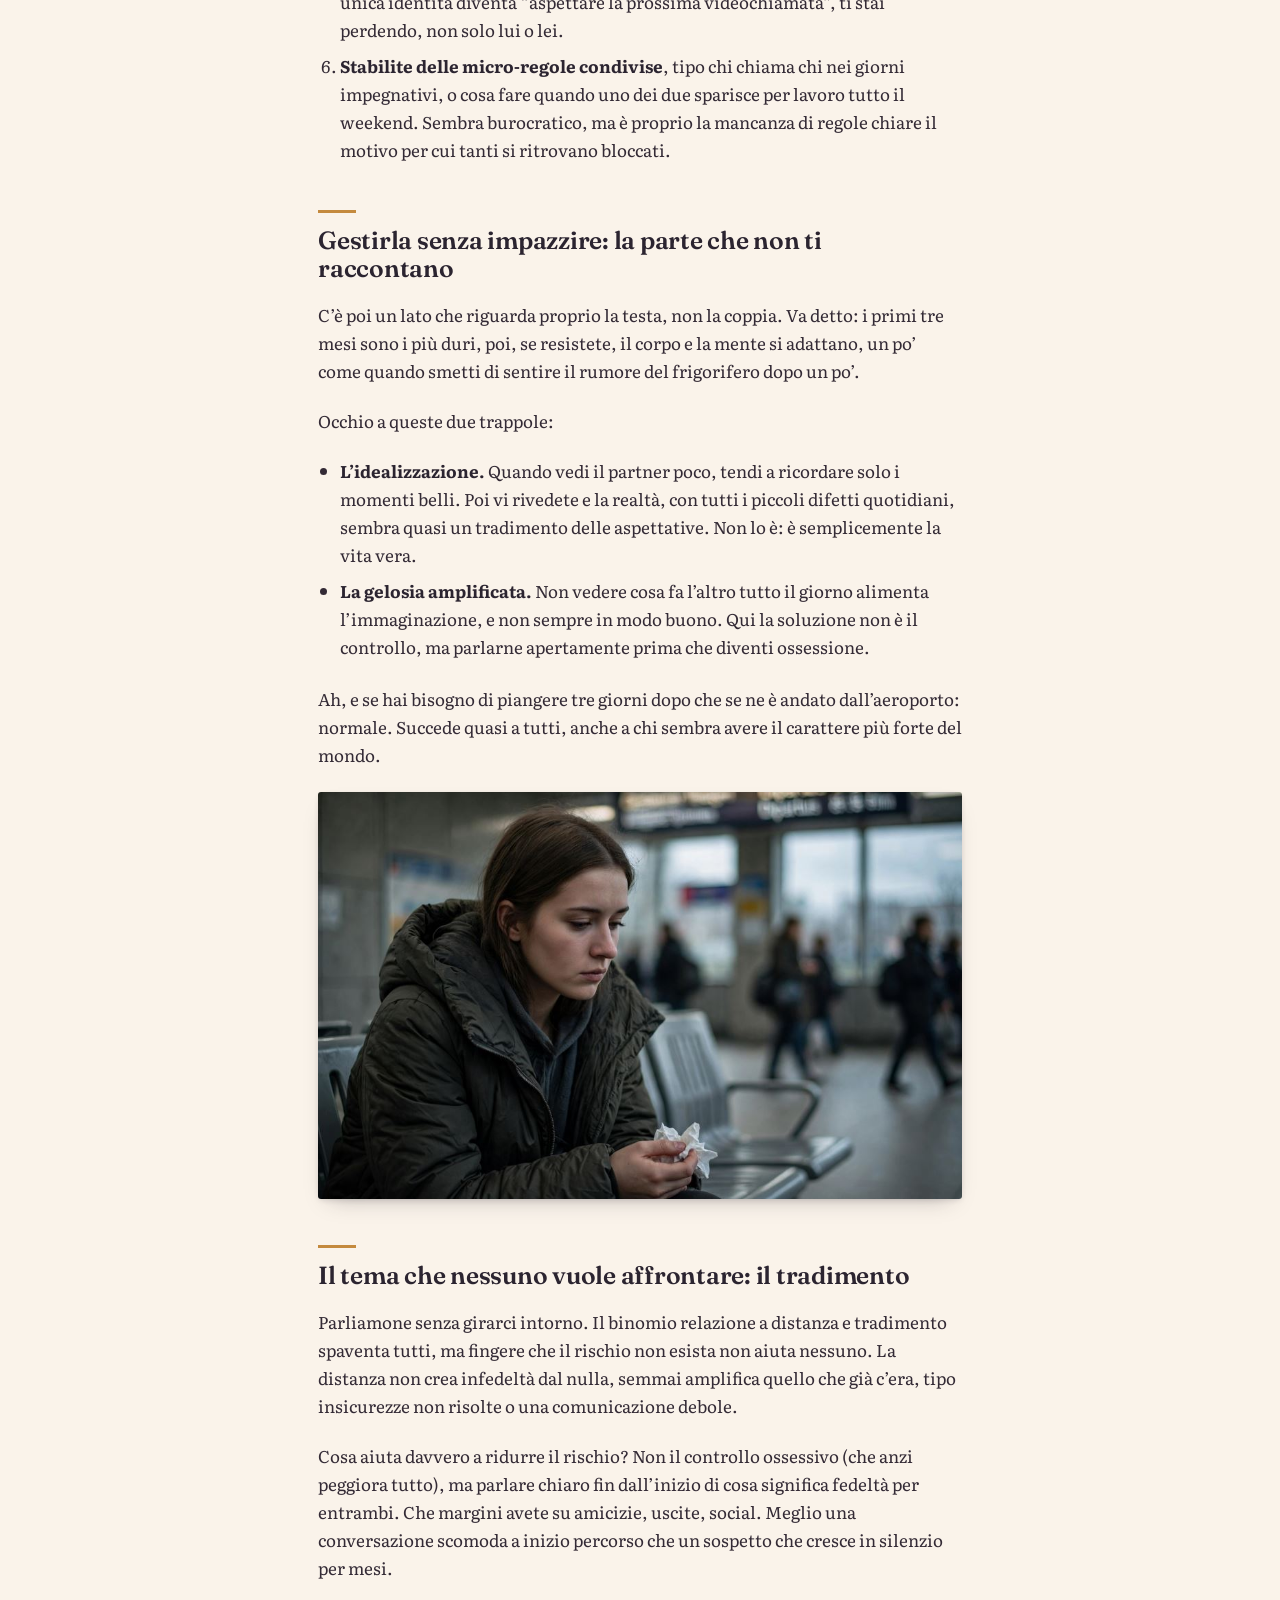
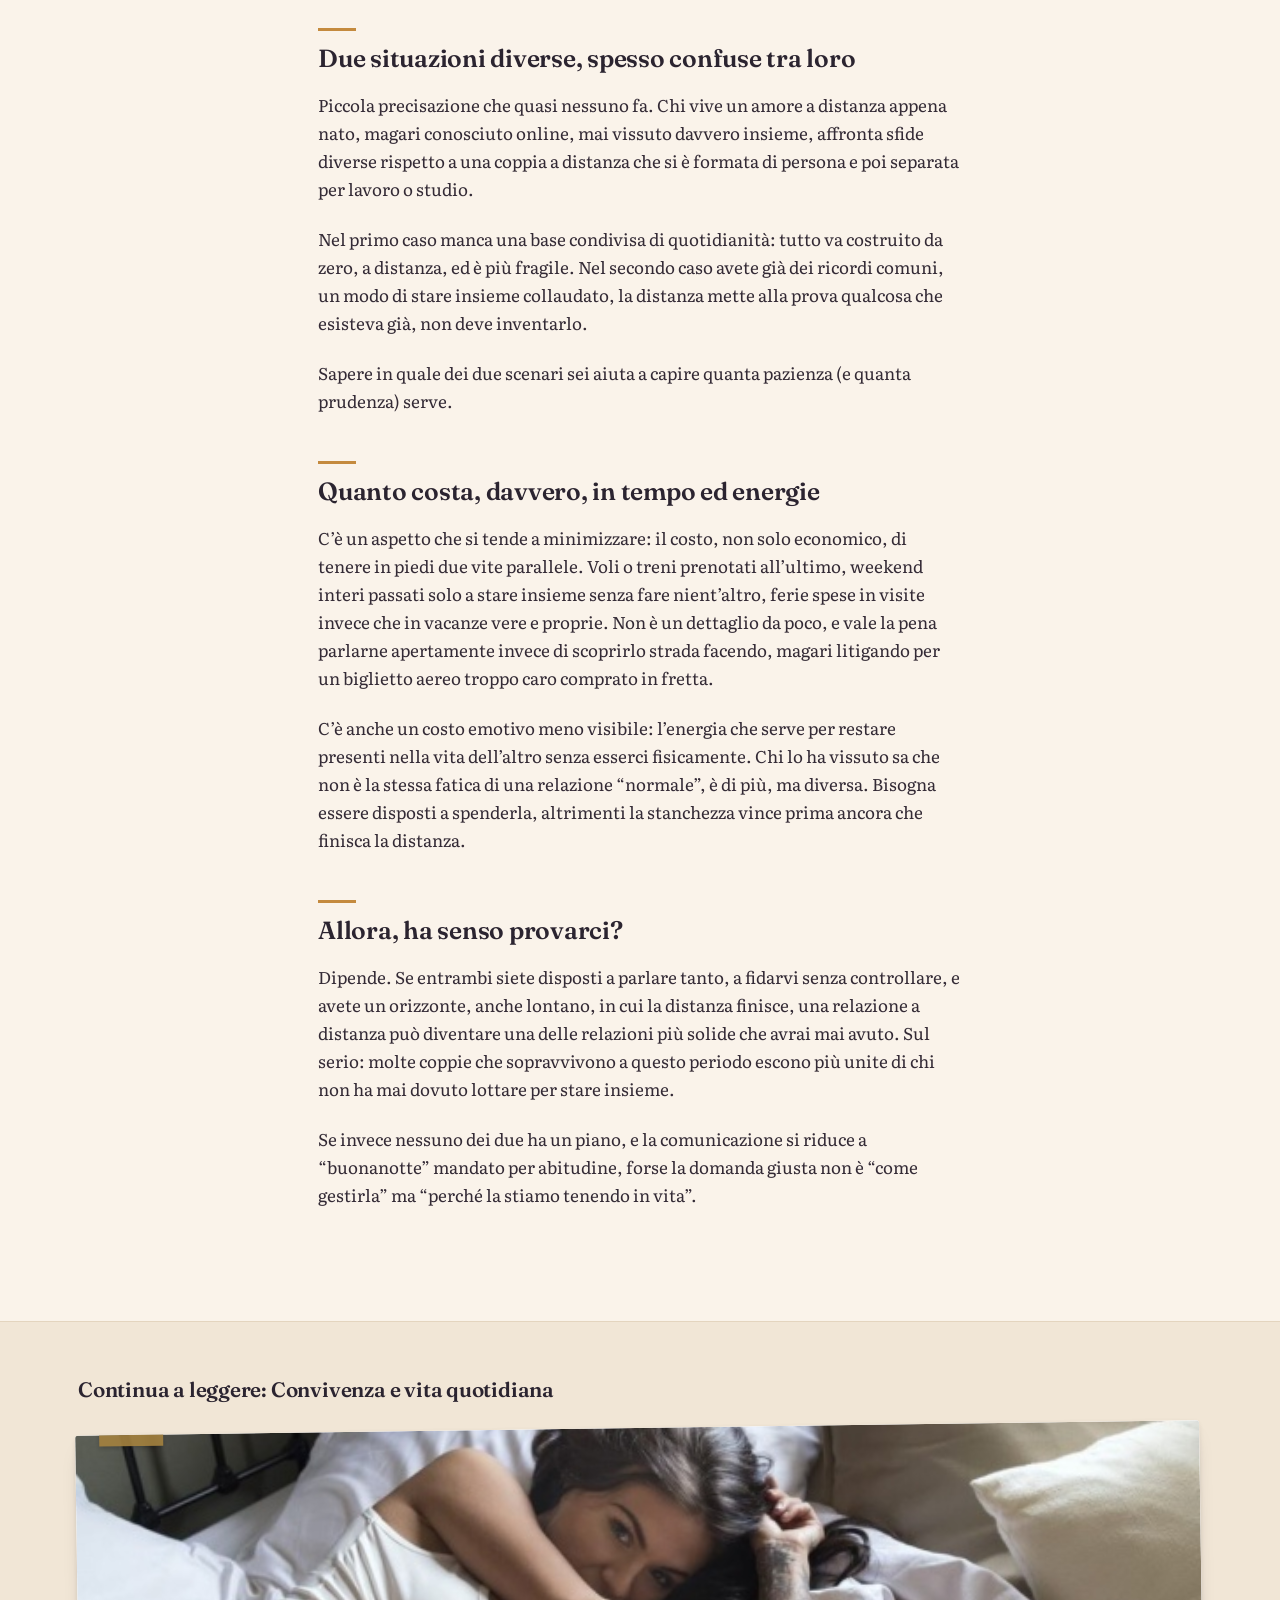
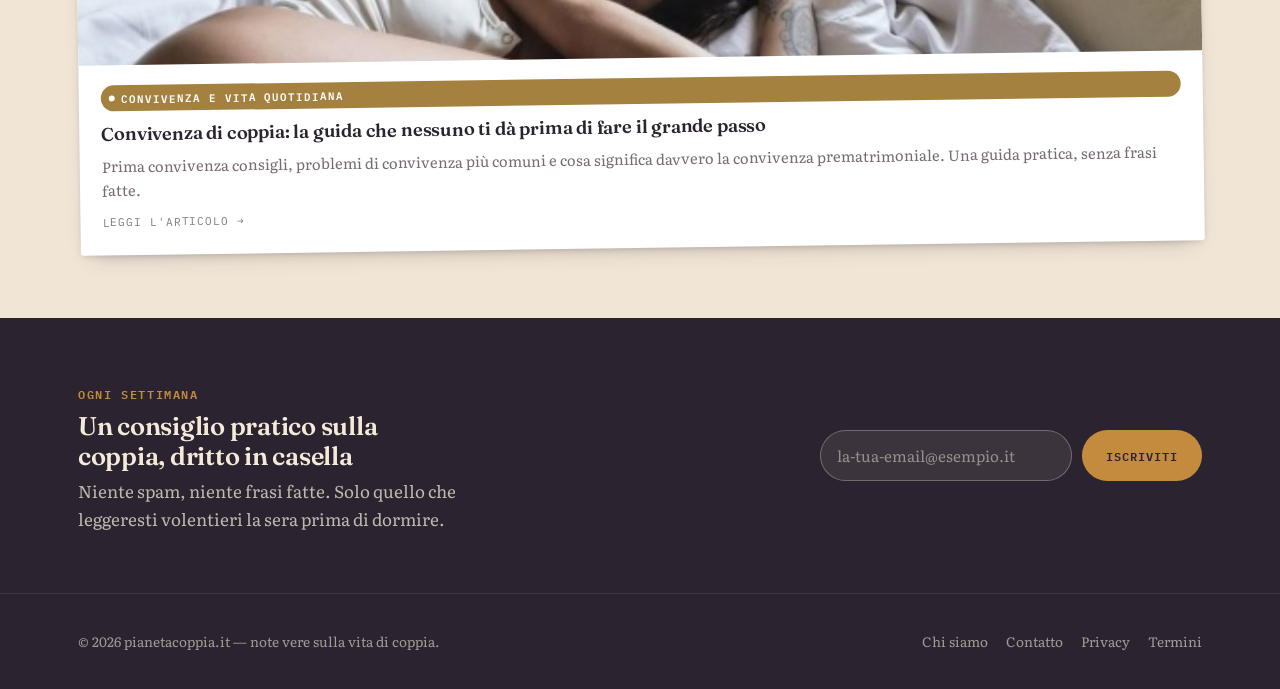
<file: articolo/relazione-a-distanza.html>
<!doctype html>
<html lang="it">
<head>
<meta charset="utf-8">
<meta name="viewport" content="width=device-width, initial-scale=1">
<title>Relazione a distanza: la guida senza filtri (né promesse false) — pianetacoppia.it</title>
<meta name="description" content="Orari sballati, videochiamate finite male e la domanda delle tre di notte: la guida onesta alla relazione a distanza, senza promesse false.">
<link rel="stylesheet" href="../css/style.css">
</head>
<body>
<header class="site-header">
  <div class="wrap">
    <a class="logo" href="../index.html">pianetacoppia<span class="dot">.it</span></a>
    <nav class="main-nav">
      <a href="../index.html#conflitti">Conflitti e comunicazione</a>
      <a href="../index.html#fiducia">Fiducia e gelosia</a>
      <a href="../index.html#intimita">Intimità e desiderio</a>
      <a href="../index.html#convivenza">Convivenza e vita quotidiana</a>
      <a href="../index.html#trovare">Trovare l'amore</a>
    </nav>
  </div>
</header>
<div class="article-head">
  <div class="wrap" style="max-width:700px;margin:0 auto;">
    <a class="back" href="../index.html#convivenza">&larr; Convivenza e vita quotidiana</a>
    <span class="tag cat-convivenza">Convivenza e vita quotidiana</span>
    <h1>Relazione a distanza: la guida senza filtri (né promesse false)</h1>
  </div>
</div>
<main>
  <article class="article-wrap">
    <p><img src="../img/relazione-a-distanza/img0.png" /></p>
<p>Ok, parliamoci chiaro. Hai conosciuto una persona, oppure il lavoro vi ha separati, e ora ti ritrovi lì a chiederti se una relazione a distanza possa davvero reggere o se stai solo rimandando il momento di soffrire.</p>
<p>Non ti do la versione da Instagram con i cuoricini e “l’amore vince sempre”. Ti do quella vera: fatta di orari sballati, videochiamate finite male e la domanda che tutti si fanno alle tre di notte, <em>ma ne vale la pena?</em></p>
<p>Spoiler: a volte sì. A volte no. Dipende da cosa fai, non da quanto “vi amate”.</p>
<p><img src="../img/relazione-a-distanza/img1.jpg" /></p>
<h2 id="quanto-dura-davvero-una-relazione-a-distanza-i-numeri-dietro-la-psicologia">Quanto dura davvero una relazione a distanza (i numeri dietro la psicologia)</h2>
<p>Prima di darti consigli, un po’ di realtà. Lo dice anche la psicologia della relazione a distanza: le coppie a distanza spesso comunicano <em>meglio</em> di quelle che vivono nella stessa città. Perché? Perché devono. Non hanno la scorciatoia del “ne parliamo stasera davanti alla tv”, devono mettere in parole quello che sentono, oppure resta lì a marcire.</p>
<p>Il problema non è la lontananza in sé. È l’incertezza. Una coppia che sa quando si rivedrà, che ha un piano, anche vago, regge molto meglio di una che vive alla giornata sperando che “prima o poi si sistemi tutto”. La ricerca lo chiama <em>relational uncertainty</em>, io lo chiamo “non sapere se stai costruendo qualcosa o solo aspettando”.</p>
<h2 id="i-segnali-che-ti-dicono-se-sta-funzionando-o-no">I segnali che ti dicono se sta funzionando (o no)</h2>
<p>Come si fa a capire se sta andando davvero bene, e non si sta solo trascinando per inerzia? Alcuni indizi concreti:</p>
<ul>
<li><strong>Parlate anche di cose noiose.</strong> Non solo “quanto mi manchi”, ma anche la bolletta, il capo insopportabile, cosa avete mangiato. Se la comunicazione è fatta solo di dichiarazioni d’amore, è un cattivo segno: significa che vi state raccontando una versione filtrata di voi.</li>
<li><strong>Litigate ancora, ma senza sparire per giorni.</strong> Il silenzio punitivo a distanza è devastante, molto più che di persona.</li>
<li><strong>Avete già una data.</strong> Non serve un piano dettagliato in stile matrimonio, basta un “a Natale ci vediamo” o “tra sei mesi uno dei due si trasferisce”.</li>
<li><strong>Non controlli il telefono ogni due minuti.</strong> Se passi la giornata ad analizzare l’ultimo accesso su WhatsApp, il problema non è la distanza. È la fiducia.</li>
</ul>
<p>Se ti riconosci in due o tre di questi punti, probabilmente state andando bene. Se in nessuno… forse è il momento di una conversazione onesta.</p>
<h2 id="le-regole-pratiche-che-nessuno-ti-dice">Le regole pratiche che nessuno ti dice</h2>
<p>Qui la maggior parte degli articoli si ferma al “comunicate di più” e chiude lì. Troppo generico. Ecco cosa serve davvero, nella pratica:</p>
<ol type="1">
<li><strong>Fissate un rituale fisso</strong>, tipo una videochiamata la domenica sera senza scuse, distrazioni o telefono in mano mentre parlate.</li>
<li><strong>Gestite i fusi orari come un progetto lavorativo</strong>, seriamente. Segnatevi le sovrapposizioni di orario libero, altrimenti finisce che uno dei due parla sempre stanco morto o mezzo addormentato.</li>
<li><strong>Mandatevi cose fisiche ogni tanto.</strong> Una lettera, un pacchetto assurdo, qualcosa che arriva per posta. Fa una differenza enorme rispetto al solito messaggio digitale.</li>
<li><strong>Parlate di soldi per le visite.</strong> Chi paga il volo, quante volte all’anno, con che budget: sembra poco romantico ma evita risentimenti silenziosi dopo il terzo viaggio pagato solo da uno dei due.</li>
<li><strong>Coltivate una vita vostra</strong>, non solo l’attesa. Amici, palestra, hobby, se la tua unica identità diventa “aspettare la prossima videochiamata”, ti stai perdendo, non solo lui o lei.</li>
<li><strong>Stabilite delle micro-regole condivise</strong>, tipo chi chiama chi nei giorni impegnativi, o cosa fare quando uno dei due sparisce per lavoro tutto il weekend. Sembra burocratico, ma è proprio la mancanza di regole chiare il motivo per cui tanti si ritrovano bloccati.</li>
</ol>
<h2 id="gestirla-senza-impazzire-la-parte-che-non-ti-raccontano">Gestirla senza impazzire: la parte che non ti raccontano</h2>
<p>C’è poi un lato che riguarda proprio la testa, non la coppia. Va detto: i primi tre mesi sono i più duri, poi, se resistete, il corpo e la mente si adattano, un po’ come quando smetti di sentire il rumore del frigorifero dopo un po’.</p>
<p>Occhio a queste due trappole:</p>
<ul>
<li><strong>L’idealizzazione.</strong> Quando vedi il partner poco, tendi a ricordare solo i momenti belli. Poi vi rivedete e la realtà, con tutti i piccoli difetti quotidiani, sembra quasi un tradimento delle aspettative. Non lo è: è semplicemente la vita vera.</li>
<li><strong>La gelosia amplificata.</strong> Non vedere cosa fa l’altro tutto il giorno alimenta l’immaginazione, e non sempre in modo buono. Qui la soluzione non è il controllo, ma parlarne apertamente prima che diventi ossessione.</li>
</ul>
<p>Ah, e se hai bisogno di piangere tre giorni dopo che se ne è andato dall’aeroporto: normale. Succede quasi a tutti, anche a chi sembra avere il carattere più forte del mondo.</p>
<p><img src="../img/relazione-a-distanza/img2.jpg" /></p>
<h2 id="il-tema-che-nessuno-vuole-affrontare-il-tradimento">Il tema che nessuno vuole affrontare: il tradimento</h2>
<p>Parliamone senza girarci intorno. Il binomio relazione a distanza e tradimento spaventa tutti, ma fingere che il rischio non esista non aiuta nessuno. La distanza non crea infedeltà dal nulla, semmai amplifica quello che già c’era, tipo insicurezze non risolte o una comunicazione debole.</p>
<p>Cosa aiuta davvero a ridurre il rischio? Non il controllo ossessivo (che anzi peggiora tutto), ma parlare chiaro fin dall’inizio di cosa significa fedeltà per entrambi. Che margini avete su amicizie, uscite, social. Meglio una conversazione scomoda a inizio percorso che un sospetto che cresce in silenzio per mesi.</p>
<h2 id="due-situazioni-diverse-spesso-confuse-tra-loro">Due situazioni diverse, spesso confuse tra loro</h2>
<p>Piccola precisazione che quasi nessuno fa. Chi vive un amore a distanza appena nato, magari conosciuto online, mai vissuto davvero insieme, affronta sfide diverse rispetto a una coppia a distanza che si è formata di persona e poi separata per lavoro o studio.</p>
<p>Nel primo caso manca una base condivisa di quotidianità: tutto va costruito da zero, a distanza, ed è più fragile. Nel secondo caso avete già dei ricordi comuni, un modo di stare insieme collaudato, la distanza mette alla prova qualcosa che esisteva già, non deve inventarlo.</p>
<p>Sapere in quale dei due scenari sei aiuta a capire quanta pazienza (e quanta prudenza) serve.</p>
<h2 id="quanto-costa-davvero-in-tempo-ed-energie">Quanto costa, davvero, in tempo ed energie</h2>
<p>C’è un aspetto che si tende a minimizzare: il costo, non solo economico, di tenere in piedi due vite parallele. Voli o treni prenotati all’ultimo, weekend interi passati solo a stare insieme senza fare nient’altro, ferie spese in visite invece che in vacanze vere e proprie. Non è un dettaglio da poco, e vale la pena parlarne apertamente invece di scoprirlo strada facendo, magari litigando per un biglietto aereo troppo caro comprato in fretta.</p>
<p>C’è anche un costo emotivo meno visibile: l’energia che serve per restare presenti nella vita dell’altro senza esserci fisicamente. Chi lo ha vissuto sa che non è la stessa fatica di una relazione “normale”, è di più, ma diversa. Bisogna essere disposti a spenderla, altrimenti la stanchezza vince prima ancora che finisca la distanza.</p>
<h2 id="allora-ha-senso-provarci">Allora, ha senso provarci?</h2>
<p>Dipende. Se entrambi siete disposti a parlare tanto, a fidarvi senza controllare, e avete un orizzonte, anche lontano, in cui la distanza finisce, una relazione a distanza può diventare una delle relazioni più solide che avrai mai avuto. Sul serio: molte coppie che sopravvivono a questo periodo escono più unite di chi non ha mai dovuto lottare per stare insieme.</p>
<p>Se invece nessuno dei due ha un piano, e la comunicazione si riduce a “buonanotte” mandato per abitudine, forse la domanda giusta non è “come gestirla” ma “perché la stiamo tenendo in vita”.</p>

  </article>
<div class="related">
  <div class="wrap">
    <h2>Continua a leggere: Convivenza e vita quotidiana</h2>
    <div class="board">
<a class="note cat-convivenza" href="../articolo/convivenza-di-coppia.html">
  <span class="tape"></span>
  <img class="thumb" src="../img/convivenza-di-coppia/img0.jpg" alt="Convivenza di coppia: la guida che nessuno ti dà prima di fare il grande passo" loading="lazy">
  <div class="note-body">
    <span class="tag cat-convivenza">Convivenza e vita quotidiana</span>
    <h3>Convivenza di coppia: la guida che nessuno ti dà prima di fare il grande passo</h3>
    <p>Prima convivenza consigli, problemi di convivenza più comuni e cosa significa davvero la convivenza prematrimoniale. Una guida pratica, senza frasi fatte.</p>
    <span class="read">Leggi l'articolo &rarr;</span>
  </div>
</a>
    </div>
  </div>
</div>
</main><div class="newsletter">
  <div class="wrap box">
    <div>
      <span class="eyebrow" style="color:var(--gold)">Ogni settimana</span>
      <h2>Un consiglio pratico sulla coppia, dritto in casella</h2>
      <p>Niente spam, niente frasi fatte. Solo quello che leggeresti volentieri la sera prima di dormire.</p>
    </div>
    <form onsubmit="return false;">
      <input type="email" placeholder="la-tua-email@esempio.it" required>
      <button type="submit">Iscriviti</button>
    </form>
  </div>
</div>
<footer>
  <div class="wrap">
    <span>&copy; <span id="year"></span> pianetacoppia.it — note vere sulla vita di coppia.</span>
    <nav>
      <a href="../index.html">Chi siamo</a>
      <a href="../index.html">Contatto</a>
      <a href="../index.html">Privacy</a>
      <a href="../index.html">Termini</a>
    </nav>
  </div>
</footer>

<script>
  document.getElementById("year").innerHTML = new Date().getFullYear();
</script>

</body>
</html>
</file>
<file: css/style.css>
/* pianetacoppia.it — sistema di design "il quaderno della coppia" */

@import url('https://fonts.googleapis.com/css2?family=Fraunces:ital,opsz,wght@0,9..144,400;0,9..144,500;0,9..144,600;0,9..144,700;1,9..144,500;1,9..144,600&family=Literata:ital,opsz,wght@0,7..72,400;0,7..72,500;0,7..72,600;1,7..72,400&family=IBM+Plex+Mono:wght@500;600&display=swap');

:root{
  --ink:#2b2430;
  --ink-2:#3a3140;
  --paper:#faf3ea;
  --paper-soft:#f1e6d6;
  --paper-line:#e4d5bf;
  --cream:#f4ead9;
  --ink-text:#332a35;
  --muted:#786a72;

  --gold:#c48a3e;
  --gold-ink:#8a5f27;
  --teal:#4f746d;
  --teal-ink:#3a5651;
  --plum:#8a5578;
  --plum-ink:#663f59;
  --rose:#b56463;
  --rose-ink:#8a4948;
  --sand:#a4813f;
  --sand-ink:#7a602e;

  --radius:3px;
  --shadow-note: 0 10px 22px -12px rgba(43,36,48,.35), 0 2px 6px -2px rgba(43,36,48,.2);
  --shadow-note-hover: 0 16px 30px -12px rgba(43,36,48,.4), 0 4px 10px -2px rgba(43,36,48,.25);
}

*{box-sizing:border-box}
html{scroll-behavior:smooth}
body{
  margin:0;
  background:var(--ink);
  color:var(--ink-text);
  font-family:'Literata', Georgia, serif;
  font-size:17px;
  line-height:1.65;
}

a{color:inherit}
img{max-width:100%;display:block}

h1,h2,h3,h4,.display{
  font-family:'Fraunces', Georgia, serif;
  font-weight:600;
  color:var(--ink);
  line-height:1.15;
  letter-spacing:-0.01em;
}

.eyebrow{
  font-family:'IBM Plex Mono', monospace;
  font-size:.72rem;
  font-weight:600;
  letter-spacing:.14em;
  text-transform:uppercase;
}

.wrap{max-width:1180px;margin:0 auto;padding:0 28px;}

/* ---------- HEADER ---------- */
.site-header{
  background:var(--ink);
  color:var(--cream);
  padding:22px 0;
  border-bottom:1px solid rgba(244,234,217,.12);
  position:sticky;
  top:0;
  z-index:40;
}
.site-header .wrap{display:flex;align-items:center;justify-content:space-between;gap:24px;flex-wrap:wrap;}
.logo{
  font-family:'Fraunces', Georgia, serif;
  font-weight:600;
  font-style:italic;
  font-size:1.5rem;
  color:var(--cream);
  text-decoration:none;
  display:flex;
  align-items:baseline;
  gap:8px;
}
.logo .dot{
  font-style:normal;
  color:var(--gold);
}
nav.main-nav{display:flex;gap:22px;flex-wrap:wrap;}
nav.main-nav a{
  font-family:'IBM Plex Mono', monospace;
  font-size:.74rem;
  letter-spacing:.08em;
  text-transform:uppercase;
  text-decoration:none;
  color:var(--cream);
  opacity:.78;
  border-bottom:1px solid transparent;
  padding-bottom:3px;
  transition:opacity .15s, border-color .15s;
}
nav.main-nav a:hover{opacity:1;border-color:var(--gold);}

/* ---------- HERO ---------- */
.hero{
  background:var(--ink);
  color:var(--cream);
  padding:64px 0 84px;
  position:relative;
  overflow:hidden;
}
.hero::after{
  content:"";
  position:absolute;
  inset:auto 0 0 0;
  height:60px;
  background:linear-gradient(to bottom, transparent, var(--paper));
  pointer-events:none;
}
.hero .kicker{
  color:var(--gold);
  margin-bottom:18px;
  display:block;
}
.hero h1{
  color:var(--cream);
  font-size:clamp(2.1rem, 4.2vw, 3.4rem);
  max-width:14ch;
  margin:0 0 22px;
}
.hero p.lede{
  font-size:1.15rem;
  max-width:52ch;
  color:rgba(244,234,217,.82);
  margin:0 0 36px;
}

.hero-featured{
  display:grid;
  grid-template-columns:1.05fr 1fr;
  gap:36px;
  align-items:center;
  margin-top:20px;
}
.featured-card{
  background:var(--paper);
  border-radius:var(--radius);
  box-shadow:var(--shadow-note);
  padding:0;
  overflow:hidden;
  transform:rotate(-0.6deg);
  position:relative;
}
.featured-card .tape{
  position:absolute;
  top:-10px; left:38px;
  width:96px; height:26px;
  background:var(--gold);
  opacity:.88;
  transform:rotate(-4deg);
  box-shadow:0 2px 4px rgba(0,0,0,.25);
}
.featured-card img{width:100%;height:320px;object-fit:cover;object-position:center 15%;}
.featured-card .body{padding:26px 28px 30px;}
.featured-card h2{font-size:1.5rem;margin:10px 0 10px;}
.featured-card p{color:var(--muted);margin:0 0 14px;font-size:.98rem;}

.hero-note{
  color:rgba(244,234,217,.9);
  font-family:'Fraunces', Georgia, serif;
  font-style:italic;
  font-size:1.28rem;
  line-height:1.5;
  border-left:2px solid var(--gold);
  padding-left:22px;
}

/* ---------- CATEGORY TAGS ---------- */
.tag{
  display:inline-flex;
  align-items:center;
  gap:6px;
  font-family:'IBM Plex Mono', monospace;
  font-size:.68rem;
  letter-spacing:.09em;
  text-transform:uppercase;
  font-weight:600;
  padding:4px 10px 4px 8px;
  border-radius:999px;
  color:#fff;
}
.tag::before{content:"";width:6px;height:6px;border-radius:50%;background:currentColor;filter:brightness(1.4);}
.tag.cat-conflitti{background:var(--teal)}
.tag.cat-fiducia{background:var(--plum)}
.tag.cat-intimita{background:var(--rose)}
.tag.cat-convivenza{background:var(--sand)}
.tag.cat-trovare{background:var(--gold)}

/* ---------- MAIN / SECTIONS ---------- */
main{background:var(--paper);}
.section{padding:64px 0;}
.section + .section{border-top:1px solid var(--paper-line);}
.section-head{
  display:flex;
  align-items:baseline;
  justify-content:space-between;
  gap:24px;
  margin-bottom:8px;
  flex-wrap:wrap;
}
.section-head .eyebrow{color:var(--muted);}
.section-head h2{font-size:1.8rem;margin:4px 0 0;}
.section-sub{color:var(--muted);max-width:56ch;margin:10px 0 34px;font-size:1rem;}

.board{
  display:grid;
  grid-template-columns:repeat(auto-fit, minmax(260px, 1fr));
  gap:30px 26px;
}

.note{
  background:#fff;
  border-radius:var(--radius);
  box-shadow:var(--shadow-note);
  overflow:hidden;
  text-decoration:none;
  color:inherit;
  display:flex;
  flex-direction:column;
  position:relative;
  transition:transform .18s ease, box-shadow .18s ease;
}
.board .note:nth-child(odd){transform:rotate(-0.8deg);}
.board .note:nth-child(even){transform:rotate(0.7deg);}
.note:hover{transform:rotate(0deg) translateY(-4px);box-shadow:var(--shadow-note-hover);}
.note .tape{
  position:absolute;
  top:-9px;
  left:24px;
  width:64px;
  height:20px;
  opacity:.9;
  box-shadow:0 2px 4px rgba(0,0,0,.2);
}
.note.cat-conflitti .tape{background:var(--teal)}
.note.cat-fiducia .tape{background:var(--plum)}
.note.cat-intimita .tape{background:var(--rose)}
.note.cat-convivenza .tape{background:var(--sand)}
.note.cat-trovare .tape{background:var(--gold)}

.note .thumb{width:100%;height:230px;object-fit:cover;object-position:center 20%;}
.note .note-body{padding:20px 22px 24px;display:flex;flex-direction:column;gap:10px;flex:1;}
.note h3{font-size:1.15rem;margin:2px 0 0;}
.note p{color:var(--muted);font-size:.92rem;margin:0;flex:1;}
.note .read{
  font-family:'IBM Plex Mono', monospace;
  font-size:.7rem;
  letter-spacing:.08em;
  text-transform:uppercase;
  color:var(--ink);
  opacity:.6;
}

/* ---------- NEWSLETTER ---------- */
.newsletter{
  background:var(--ink);
  color:var(--cream);
  padding:60px 0;
}
.newsletter .box{
  display:flex;
  align-items:center;
  justify-content:space-between;
  gap:30px;
  flex-wrap:wrap;
}
.newsletter h2{color:var(--cream);font-size:1.6rem;margin:6px 0 6px;max-width:22ch;}
.newsletter p{color:rgba(244,234,217,.75);margin:0;max-width:40ch;}
.newsletter form{display:flex;gap:10px;flex-wrap:wrap;}
.newsletter input[type=email]{
  background:rgba(244,234,217,.08);
  border:1px solid rgba(244,234,217,.3);
  color:var(--cream);
  padding:13px 16px;
  border-radius:999px;
  font-family:'Literata', serif;
  font-size:.95rem;
  min-width:230px;
}
.newsletter input::placeholder{color:rgba(244,234,217,.5);}
.newsletter button{
  background:var(--gold);
  color:var(--ink);
  border:none;
  padding:13px 24px;
  border-radius:999px;
  font-family:'IBM Plex Mono', monospace;
  font-size:.78rem;
  letter-spacing:.08em;
  text-transform:uppercase;
  font-weight:600;
  cursor:pointer;
}

/* ---------- FOOTER ---------- */
footer{
  background:var(--ink);
  color:rgba(244,234,217,.6);
  padding:36px 0;
  border-top:1px solid rgba(244,234,217,.1);
  font-size:.85rem;
}
footer .wrap{display:flex;justify-content:space-between;gap:20px;flex-wrap:wrap;align-items:center;}
footer nav{display:flex;gap:18px;flex-wrap:wrap;}
footer a{text-decoration:none;color:inherit;}
footer a:hover{color:var(--cream);}

/* ---------- ARTICLE PAGE ---------- */
.article-head{
  background:var(--ink);
  color:var(--cream);
  padding:48px 0 60px;
}
.article-head .back{
  font-family:'IBM Plex Mono', monospace;
  font-size:.72rem;
  letter-spacing:.08em;
  text-transform:uppercase;
  color:rgba(244,234,217,.65);
  text-decoration:none;
  display:inline-block;
  margin-bottom:22px;
}
.article-head .back:hover{color:var(--gold);}
.article-head h1{
  color:var(--cream);
  font-size:clamp(1.9rem, 3.6vw, 2.9rem);
  max-width:22ch;
  margin:16px 0 0;
}

.article-wrap{
  max-width:700px;
  margin:0 auto;
  padding:56px 28px 90px;
}
.article-wrap p{margin:0 0 22px;}
.article-wrap h2{
  font-size:1.55rem;
  margin:46px 0 18px;
  position:relative;
  padding-top:16px;
}
.article-wrap h2::before{
  content:"";
  position:absolute;
  top:0; left:0;
  width:38px; height:3px;
  background:var(--gold);
}
.article-wrap h3{font-size:1.2rem;margin:32px 0 14px;font-style:italic;}
.article-wrap ul, .article-wrap ol{margin:0 0 24px;padding-left:1.3em;}
.article-wrap li{margin-bottom:8px;}
.article-wrap strong{color:var(--ink);}
.article-wrap img{
  border-radius:var(--radius);
  margin:8px 0 30px;
  box-shadow:var(--shadow-note);
}
.article-wrap table{
  width:100%;
  border-collapse:collapse;
  margin:0 0 30px;
  font-size:.92rem;
  background:#fff;
  box-shadow:var(--shadow-note);
}
.article-wrap th, .article-wrap td{
  border-bottom:1px solid var(--paper-line);
  padding:12px 14px;
  text-align:left;
  vertical-align:top;
}
.article-wrap th{
  font-family:'IBM Plex Mono', monospace;
  font-size:.72rem;
  letter-spacing:.06em;
  text-transform:uppercase;
  color:var(--muted);
  border-bottom:2px solid var(--ink);
}

.related{
  background:var(--paper-soft);
  padding:56px 0 70px;
  border-top:1px solid var(--paper-line);
}
.related h2{font-size:1.3rem;margin:0 0 26px;}

/* ---------- RESPONSIVE ---------- */
@media (max-width: 760px){
  .hero-featured{grid-template-columns:1fr;}
  nav.main-nav{gap:14px;}
  .newsletter .box{flex-direction:column;align-items:flex-start;}
  body{font-size:16.5px;}
}

/* focus states */
a:focus-visible, button:focus-visible, input:focus-visible{
  outline:2px solid var(--gold);
  outline-offset:2px;
}

@media (prefers-reduced-motion: reduce){
  *{transition:none !important;}
}
</file>
<file: _old/css/styles.css>
*, *::before, *::after { box-sizing: border-box; margin: 0; padding: 0; }

:root {
  --black: #0a0a0a;
  --dark: #111111;
  --panel: #161616;
  --border: #2a2a2a;
  --accent: #e63946;
  --accent2: #ff6b35;
  --text: #f0f0f0;
  --muted: #888;
  --dim: #555;
}

html { scroll-behavior: smooth; }
body {
  background: var(--black);
  color: var(--text);
  font-family: 'Inter', sans-serif;
  font-weight: 300;
  overflow-x: hidden;
}

/* NAV */
nav {
  display: flex;
  justify-content: space-between;
  align-items: center;
  padding: 1.4rem 4rem;
  border-bottom: 1px solid var(--border);
  position: sticky;
  top: 0;
  background: rgba(10,10,10,0.92);
  backdrop-filter: blur(12px);
  z-index: 100;
}

.logo {
  font-family: 'Bebas Neue', sans-serif;
  font-size: 1.5rem;
  letter-spacing: 0.12em;
  color: var(--text);
}
.logo span { color: var(--accent); }

.nav-badge {
  display: flex;
  align-items: center;
  gap: 0.5rem;
  font-size: 0.65rem;
  font-weight: 600;
  letter-spacing: 0.2em;
  text-transform: uppercase;
  color: var(--muted);
}

.pulse-dot {
  width: 6px; height: 6px;
  border-radius: 50%;
  background: var(--accent);
  animation: blink 1.6s ease-in-out infinite;
}

@keyframes blink {
  0%,100% { opacity:1; } 50% { opacity:0.2; }
}

/* HERO */
.hero {
  display: grid;
  grid-template-columns: 1fr 1fr;
  min-height: calc(100vh - 65px);
}

.hero-left {
  position: relative;
  overflow: hidden;
}

.hero-left img {
  width: 100%; height: 100%;
  object-fit: cover;
  object-position: center top;
  display: block;
  filter: grayscale(20%) contrast(1.05);
  transform: scale(1.06);
  animation: zoomIn 1.2s cubic-bezier(0.16,1,0.3,1) forwards;
}

@keyframes zoomIn {
  to { transform: scale(1); }
}

/* Overlay gradient on image */
.hero-left::after {
  content: '';
  position: absolute; inset: 0;
  background: linear-gradient(to right, rgba(10,10,10,0.15) 0%, rgba(10,10,10,0.7) 100%),
              linear-gradient(to bottom, transparent 50%, rgba(10,10,10,0.6) 100%);
}

/* Accent bar */
.hero-left::before {
  content: '';
  position: absolute;
  top: 0; right: 0;
  width: 3px; height: 100%;
  background: linear-gradient(to bottom, transparent, var(--accent), var(--accent2), transparent);
  z-index: 2;
}

.hero-right {
  display: flex;
  flex-direction: column;
  justify-content: center;
  padding: 6rem 5rem 6rem 4.5rem;
  background: var(--dark);
  position: relative;
}

.eyebrow {
  font-size: 0.65rem;
  font-weight: 600;
  letter-spacing: 0.3em;
  text-transform: uppercase;
  color: var(--accent);
  margin-bottom: 1.5rem;
  opacity: 0;
  animation: fadeSlide 0.8s 0.2s ease forwards;
}

h1 {
  font-family: 'Bebas Neue', sans-serif;
  font-size: clamp(3.2rem, 5vw, 5.5rem);
  line-height: 0.95;
  letter-spacing: 0.02em;
  color: var(--text);
  margin-bottom: 2.5rem;
  opacity: 0;
  animation: fadeSlide 0.8s 0.4s ease forwards;
}

h1 .highlight {
  color: var(--accent);
  display: block;
}

.body-text {
  font-size: 0.9rem;
  line-height: 1.9;
  color: var(--muted);
  max-width: 440px;
  opacity: 0;
  animation: fadeSlide 0.8s 0.6s ease forwards;
}

.body-text p + p { margin-top: 1.1rem; }

/* DIVIDER */
.rule {
  display: flex;
  align-items: center;
  gap: 1rem;
  margin: 2.5rem 0;
  opacity: 0;
  animation: fadeSlide 0.8s 0.8s ease forwards;
}

.rule-line {
  width: 40px; height: 1px;
  background: var(--accent);
}

.rule-text {
  font-size: 0.6rem;
  font-weight: 600;
  letter-spacing: 0.25em;
  text-transform: uppercase;
  color: var(--dim);
}

/* CTA */
.cta {
  display: inline-flex;
  align-items: center;
  gap: 0.8rem;
  padding: 0.85rem 2rem;
  background: var(--accent);
  color: #fff;
  font-size: 0.72rem;
  font-weight: 600;
  letter-spacing: 0.18em;
  text-transform: uppercase;
  text-decoration: none;
  border: none;
  cursor: default;
  width: fit-content;
  opacity: 0;
  animation: fadeSlide 0.8s 1s ease forwards;
  transition: background 0.25s ease;
}

.cta:hover { background: #c0202d; }

.cta-arrow {
  width: 16px; height: 1px;
  background: #fff;
  position: relative;
  transition: width 0.25s ease;
}

.cta-arrow::after {
  content: '';
  position: absolute;
  right: 0; top: -3px;
  width: 6px; height: 6px;
  border-right: 1.5px solid #fff;
  border-top: 1.5px solid #fff;
  transform: rotate(45deg);
}

.cta:hover .cta-arrow { width: 24px; }

/* PILLARS */
.pillars {
  display: grid;
  grid-template-columns: repeat(3, 1fr);
  border-top: 1px solid var(--border);
}

.pillar {
  padding: 2.5rem 3rem;
  border-right: 1px solid var(--border);
  opacity: 0;
  animation: fadeSlide 0.7s ease forwards;
}

.pillar:last-child { border-right: none; }
.pillar:nth-child(1) { animation-delay: 1.1s; }
.pillar:nth-child(2) { animation-delay: 1.2s; }
.pillar:nth-child(3) { animation-delay: 1.3s; }

.pillar-num {
  font-family: 'Bebas Neue', sans-serif;
  font-size: 2.5rem;
  color: var(--border);
  line-height: 1;
  margin-bottom: 0.8rem;
}

.pillar h3 {
  font-size: 0.8rem;
  font-weight: 600;
  letter-spacing: 0.12em;
  text-transform: uppercase;
  color: var(--text);
  margin-bottom: 0.6rem;
}

.pillar p {
  font-size: 0.78rem;
  color: var(--muted);
  line-height: 1.7;
}

/* FOOTER */
footer {
  border-top: 1px solid var(--border);
  padding: 1.5rem 4rem;
  display: flex;
  justify-content: space-between;
  align-items: center;
}

.footer-logo {
  font-family: 'Bebas Neue', sans-serif;
  font-size: 1rem;
  letter-spacing: 0.1em;
  color: var(--dim);
}

.footer-logo span { color: var(--accent); }

.footer-copy {
  font-size: 0.65rem;
  color: var(--dim);
  letter-spacing: 0.1em;
}

/* ANIMATION */
@keyframes fadeSlide {
  from { opacity: 0; transform: translateY(16px); }
  to   { opacity: 1; transform: translateY(0); }
}

/* RESPONSIVE */
@media (max-width: 900px) {
  nav { padding: 1.2rem 2rem; }
  .hero { grid-template-columns: 1fr; }
  .hero-left { height: 60vw; min-height: 280px; }
  .hero-right { padding: 3rem 2rem 3.5rem; }
  h1 { font-size: 3rem; }
  .pillars { grid-template-columns: 1fr; }
  .pillar { border-right: none; border-bottom: 1px solid var(--border); }
  .pillar:last-child { border-bottom: none; }
  footer { flex-direction: column; gap: 0.8rem; padding: 1.5rem 2rem; }
}
</file>
